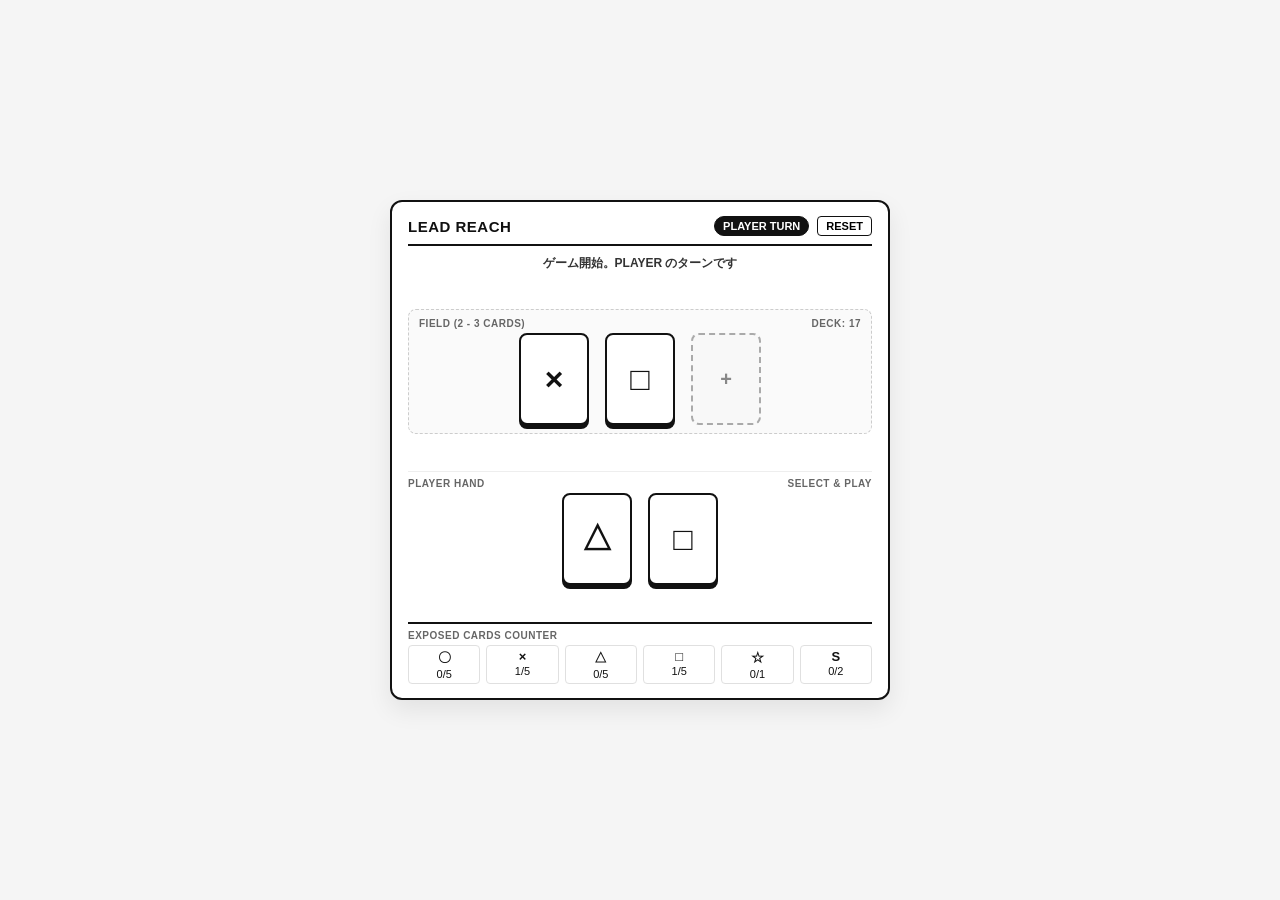
<file: docs/index.html>
<!DOCTYPE html>
<html lang="ja">
<head>
  <meta charset="UTF-8">
  <meta name="viewport" content="width=device-width, initial-scale=1.0">
  <title>LEAD REACH</title>
  <style>
    * {
      box-sizing: border-box;
      margin: 0;
      padding: 0;
      font-family: -apple-system, BlinkMacSystemFont, "Segoe UI", Roboto, "Helvetica Neue", Arial, sans-serif;
    }

    body {
      background-color: #f5f5f5;
      color: #111111;
      display: flex;
      justify-content: center;
      align-items: center;
      min-height: 100vh;
      padding: 10px;
    }

    /* 500x500px 盤面コンテナ */
    #game-container {
      width: 500px;
      height: 500px;
      background-color: #ffffff;
      border: 2px solid #111111;
      border-radius: 12px;
      padding: 14px 16px;
      display: flex;
      flex-direction: column;
      justify-content: space-between;
      box-shadow: 0 10px 25px rgba(0, 0, 0, 0.08);
      position: relative;
      overflow: hidden;
    }

    /* ヘッダー情報 */
    header {
      display: flex;
      justify-content: space-between;
      align-items: center;
      border-bottom: 2px solid #111111;
      padding-bottom: 8px;
    }

    .title-group {
      display: flex;
      align-items: center;
      gap: 8px;
    }

    h1 {
      font-size: 15px;
      font-weight: 800;
      letter-spacing: 0.5px;
    }

    .header-controls {
      display: flex;
      align-items: center;
      gap: 8px;
    }

    .turn-badge {
      font-size: 11px;
      font-weight: 700;
      padding: 3px 8px;
      border: 1px solid #111111;
      border-radius: 16px;
      background-color: #111111;
      color: #ffffff;
    }

    .btn-reset {
      background: none;
      border: 1px solid #111111;
      padding: 3px 8px;
      font-size: 11px;
      font-weight: 600;
      cursor: pointer;
      border-radius: 4px;
      transition: all 0.2s;
    }

    .btn-reset:hover {
      background-color: #111111;
      color: #ffffff;
    }

    .section-label {
      font-size: 10px;
      font-weight: 700;
      letter-spacing: 0.5px;
      color: #666666;
      margin-bottom: 4px;
      text-transform: uppercase;
      display: flex;
      justify-content: space-between;
    }

    .card-slot-group {
      display: flex;
      justify-content: center;
      gap: 16px;
    }

    .card {
      width: 70px;
      height: 92px;
      border: 2px solid #111111;
      border-radius: 8px;
      display: flex;
      justify-content: center;
      align-items: center;
      font-size: 32px;
      font-weight: bold;
      background-color: #ffffff;
      cursor: pointer;
      user-select: none;
      transition: transform 0.15s ease, box-shadow 0.15s ease, background-color 0.15s;
    }

    /* 空枠スロットのスタイル */
    .card.slot-empty {
      border: 2px dashed #aaaaaa;
      background-color: #f8f8f8;
      color: #888888;
      font-size: 20px;
    }

    .card.slot-empty:hover {
      border-color: #111111;
      color: #111111;
      background-color: #f0f0f0;
    }

    /* 場（Field） */
    .field-area {
      background-color: #fafafa;
      border: 1px dashed #ccc;
      border-radius: 8px;
      padding: 8px 10px;
      text-align: center;
    }

    .field-card {
      box-shadow: 0 4px 0 #111111;
    }

    .field-card:hover {
      transform: translateY(-2px);
    }

    /* 手札（Hand） */
    .hand-area {
      border-top: 1px solid #eeeeee;
      padding-top: 6px;
    }

    .hand-card {
      box-shadow: 0 4px 0 #111111;
    }

    .hand-card.selected {
      background-color: #111111;
      color: #ffffff;
      transform: translateY(-6px);
      box-shadow: 0 8px 0 #666666;
    }

    /* 出現カードカウンター */
    .tracker-area {
      border-top: 2px solid #111111;
      padding-top: 6px;
    }

    .tracker-grid {
      display: grid;
      grid-template-columns: repeat(6, 1fr);
      gap: 6px;
    }

    .tracker-item {
      border: 1px solid #e0e0e0;
      border-radius: 4px;
      padding: 3px 0;
      text-align: center;
      font-size: 11px;
    }

    .tracker-symbol {
      font-weight: bold;
      font-size: 13px;
      display: block;
      margin-bottom: 1px;
    }

    /* メッセージ通知 */
    .message-bar {
      font-size: 12px;
      font-weight: 600;
      text-align: center;
      height: 18px;
      line-height: 18px;
      color: #333333;
    }

    /* オーバーレイ（勝敗表示用） */
    .overlay {
      position: absolute;
      top: 0;
      left: 0;
      width: 100%;
      height: 100%;
      background-color: rgba(255, 255, 255, 0.94);
      display: flex;
      flex-direction: column;
      justify-content: center;
      align-items: center;
      gap: 16px;
      z-index: 10;
    }

    .overlay.hidden {
      display: none;
    }

    .overlay-title {
      font-size: 24px;
      font-weight: 900;
      letter-spacing: 2px;
    }

    .overlay-desc {
      font-size: 14px;
      color: #444;
    }

    .btn-main {
      background-color: #111111;
      color: #ffffff;
      border: none;
      padding: 10px 24px;
      font-size: 14px;
      font-weight: 700;
      border-radius: 6px;
      cursor: pointer;
      transition: background-color 0.2s;
    }

    .btn-main:hover {
      background-color: #333333;
    }

    /* リーチカットイン演出 */
    .reach-cutin {
      position: absolute;
      top: 0;
      left: 0;
      width: 100%;
      height: 100%;
      background-color: transparent;
      display: flex;
      flex-direction: column;
      justify-content: center;
      align-items: center;
      z-index: 30;
      pointer-events: none;
      overflow: hidden;
      transition: opacity 0.2s ease;
    }

    .reach-cutin.hidden {
      display: none;
      opacity: 0;
    }

    .reach-banner {
      position: relative;
      z-index: 2;
      background: #ffffff;
      color: #111111;
      width: 130%;
      padding: 10px 0;
      text-align: center;
      font-size: 26px;
      font-weight: 900;
      letter-spacing: 6px;
      transform: rotate(-7deg);
      box-shadow: 0 0 25px rgba(0, 0, 0, 0.9);
      border-top: 4px solid #111111;
      border-bottom: 4px solid #111111;
    }

    .card.reach-pulse {
      border-color: #111111 !important;
      animation: reachBlink 0.7s ease-in-out infinite alternate;
    }

    @keyframes reachBlink {
      0% {
        box-shadow: 0 4px 0 #111111;
        transform: translateY(0);
      }
      100% {
        box-shadow: 0 6px 14px rgba(0, 0, 0, 0.4), 0 4px 0 #111111;
        transform: translateY(-4px);
        background-color: #111111;
        color: #ffffff;
      }
    }

    .card.highlight-player, .card.highlight-cpu {
      position: relative;
      border: 2px solid transparent !important;
      background-origin: border-box;
      background-clip: padding-box, border-box;
    }

    .card.highlight-player {
      background-image: 
        linear-gradient(#ffffff, #ffffff), 
        conic-gradient(from var(--border-angle, 0deg), #111111 0deg 25deg, transparent 25deg 360deg);
      animation: rotateDot 0.8s linear 1;
    }

    .card.highlight-cpu {
      background-image: 
        linear-gradient(#ffffff, #ffffff), 
        conic-gradient(from var(--border-angle, 0deg), #e53e3e 0deg 25deg, transparent 25deg 360deg);
      animation: rotateDot 0.8s linear 1;
    }

    @property --border-angle {
      syntax: '<angle>';
      initial-value: 0deg;
      inherits: false;
    }
    
    @keyframes rotateDot {
      0% {
        --border-angle: 0deg;
      }
      100% {
        --border-angle: 360deg;
      }
    }
  </style>
</head>
<body>

  <div id="game-container">
    <header>
      <div class="title-group">
        <h1>LEAD REACH</h1>
      </div>
      <div class="header-controls">
        <div id="turn-badge" class="turn-badge">PLAYER TURN</div>
        <button id="btn-reset-game" class="btn-reset" onclick="initGame()">RESET</button>
      </div>
    </header>

    <!-- 対戦ビュー -->
    <div id="play-view" style="display: flex; flex-direction: column; height: 100%; justify-content: space-between; margin-top: 8px;">
      <div id="message-bar" class="message-bar">手札のカードを選んでください</div>

      <!-- 場 (3枠) -->
      <div class="field-area">
        <div class="section-label">
          <span>FIELD (2 - 3 CARDS)</span>
          <span>DECK: <span id="deck-count">0</span></span>
        </div>
        <div class="card-slot-group" id="field-slots"></div>
      </div>

      <!-- 手札 -->
      <div class="hand-area">
        <div class="section-label">
          <span id="hand-label">PLAYER HAND</span>
          <span>SELECT & PLAY</span>
        </div>
        <div class="card-slot-group" id="hand-slots"></div>
      </div>

      <!-- 出現カードカウンター (公開情報) -->
      <div class="tracker-area">
        <div class="section-label">EXPOSED CARDS COUNTER</div>
        <div class="tracker-grid" id="tracker-grid"></div>
      </div>
    </div>

    <!-- ゲーム終了時のオーバーレイ -->
    <div id="overlay" class="overlay hidden">
      <div id="overlay-title" class="overlay-title">PLAYER 1 WIN</div>
      <div id="overlay-desc" class="overlay-desc">三枚の図柄が揃いました！</div>
      <button class="btn-main" onclick="initGame()">NEXT GAME</button>
    </div>

    <!-- リーチカットイン演出 -->
    <div id="reach-cutin" class="reach-cutin hidden">
      <div class="reach-banner">⚡ REACH! ⚡</div>
    </div>
  </div>

  <script>
    const SYMBOLS = ['〇', '×', '△', '□'];
    const TOTAL_COUNTS = { '〇': 5, '×': 5, '△': 5, '□': 5, '☆': 1, 'S': 2 };

    let deck = [];
    let graveyard = [];
    let field = [null, null, null];
    let hands = { 1: [], 2: [] };
    let currentPlayer = 1;
    let selectedHandIndex = null;
    let gameOver = false;
    
    const cpuPlayer = 2;
    let isActionInProgress = false;

    function initGame() {
      gameOver = false;
      isActionInProgress = false;
      graveyard = [];
      selectedHandIndex = null;
      document.getElementById('overlay').classList.add('hidden');
      
      const cutin = document.getElementById('reach-cutin');
      if (cutin) cutin.classList.add('hidden');

      currentPlayer = Math.random() < 0.5 ? 1 : 2;

      deck = [];
      SYMBOLS.forEach(s => { for (let i = 0; i < 5; i++) deck.push(s); });
      deck.push('☆');
      deck.push('S', 'S');
      shuffle(deck);

      field = [null, null, null];
      let initialPool = [...SYMBOLS];
      shuffle(initialPool);
      
      for (let i = 0; i < 2; i++) {
        const symbol = initialPool[i];
        field[i] = symbol;
        const idx = deck.indexOf(symbol);
        if (idx !== -1) deck.splice(idx, 1);
      }

      hands[1] = [drawCard(), drawCard()].filter(Boolean);
      hands[2] = [drawCard(), drawCard()].filter(Boolean);

      const startName = currentPlayer === 1 ? "PLAYER" : "CPU";

      setMessage(`ゲーム開始。${startName} のターンです`);
      render();

      checkCpuTurn();
    }

    function shuffle(arr) {
      for (let i = arr.length - 1; i > 0; i--) {
        const j = Math.floor(Math.random() * (i + 1));
        [arr[i], arr[j]] = [arr[j], arr[i]];
      }
    }

    function drawCard() {
      return deck.length > 0 ? deck.pop() : null;
    }

    function selectHandCard(index) {
      if (gameOver || isActionInProgress || currentPlayer === cpuPlayer) return;

      selectedHandIndex = (selectedHandIndex === index) ? null : index;
      if (selectedHandIndex !== null) {
        const card = hands[currentPlayer][selectedHandIndex];
        if (card === 'S') {
          setMessage("場の任意の枠をクリックして スキップ(S) を使用してください");
        } else {
          setMessage("カードを配置・更新する場の枠をクリックしてください");
        }
      } else {
        setMessage("手札のカードを選んでください");
      }
      render();
    }

    function playToField(slotIndex) {
      if (gameOver || isActionInProgress || selectedHandIndex === null || currentPlayer === cpuPlayer) return;

      const playedCard = hands[currentPlayer][selectedHandIndex];

      if (playedCard === 'S') {
        executeSkipMove(selectedHandIndex, true);
        return;
      }

      executeMove(selectedHandIndex, slotIndex);
    }

    function executeSkipMove(handIndex, isPlayer) {
      isActionInProgress = true;
      hands[currentPlayer].splice(handIndex, 1);
      graveyard.push('S');
      selectedHandIndex = null;
      
      const pName = isPlayer ? `PLAYER` : "CPU";
      setMessage(`${pName} は スキップ(S) を出しました`);

      animateSkip(isPlayer, () => {
        isActionInProgress = false;
        endTurn();
      });
    }

    function animateSkip(isPlayer, callback) {
      const slots = document.querySelectorAll('#field-slots .card');
      const targetSlot = slots[1];

      if (!targetSlot) {
        callback();
        return;
      }

      const originalText = targetSlot.textContent;
      const originalClass = targetSlot.className;
      const highlightClass = isPlayer ? 'highlight-player' : 'highlight-cpu';

      targetSlot.textContent = 'S';
      targetSlot.className = `card field-card ${highlightClass}`;

      setTimeout(() => {
        targetSlot.textContent = originalText;
        targetSlot.className = originalClass;
        callback();
      }, 800);
    }

    function executeMove(handIndex, slotIndex) {
      const playedCard = hands[currentPlayer][handIndex];
      const targetCard = field[slotIndex];

      if (targetCard !== null && playedCard !== '☆' && playedCard === targetCard) {
        setMessage("【ルール違反】同じ図柄の上には置けません");
        return false;
      }

      isActionInProgress = true;

      hands[currentPlayer].splice(handIndex, 1);
      if (targetCard !== null) {
        graveyard.push(targetCard);
      }
      field[slotIndex] = playedCard;
      selectedHandIndex = null;

      render();

      const isPlayer = (currentPlayer !== cpuPlayer);
      highlightSlot(slotIndex, isPlayer, () => {
        isActionInProgress = false;

        if (checkWin(field)) {
          render();
          const winnerName = isPlayer ? `PLAYER` : "CPU";
          showEndGame(`${winnerName} WIN`, `三枚の図柄が揃いました！ ${winnerName} の勝利`);
          gameOver = true;
          return;
        }

        if (isReachState(field)) {
          triggerReachCutin();
        }

        endTurn();
      });

      return true;
    }

    function highlightSlot(slotIndex, isPlayer, callback) {
      const slots = document.querySelectorAll('#field-slots .card');
      const targetSlot = slots[slotIndex];

      if (!targetSlot) {
        callback();
        return;
      }

      const highlightClass = isPlayer ? 'highlight-player' : 'highlight-cpu';
      targetSlot.classList.add(highlightClass);

      setTimeout(() => {
        targetSlot.classList.remove(highlightClass);
        callback();
      }, 800);
    }

    function triggerReachCutin() {
      const cutin = document.getElementById('reach-cutin');
      if (!cutin) return;

      cutin.classList.remove('hidden');

      setTimeout(() => {
        cutin.classList.add('hidden');
      }, 900);
    }

    function checkWin(targetField) {
      if (targetField.some(s => s === null)) return false;

      const nonWilds = targetField.filter(s => s !== '☆');
      if (nonWilds.length === 0) return true;
      const first = nonWilds[0];
      return nonWilds.every(s => s === first);
    }

    function isReachState(targetField) {
      const filledCards = targetField.filter(s => s !== null);
      if (filledCards.length < 2) return false;

      if (filledCards.length === 3) {
        const nonWilds = targetField.filter(s => s !== '☆');
        if (nonWilds.length <= 1) return true;
        return nonWilds[0] === nonWilds[1] || nonWilds[1] === nonWilds[2] || nonWilds[0] === nonWilds[2];
      }

      if (filledCards.length === 2) {
        const nonWilds = filledCards.filter(s => s !== '☆');
        if (nonWilds.length <= 1) return true;
        return nonWilds[0] === nonWilds[1];
      }

      return false;
    }

    function endTurn() {
      if (deck.length > 0) {
        const drawn = drawCard();
        if (drawn) hands[currentPlayer].push(drawn);
      }

      if (deck.length === 0 && hands[1].length === 0 && hands[2].length === 0) {
        render();
        showEndGame("DRAW GAME", "山札と手札が無くなりました。引き分けです");
        gameOver = true;
        return;
      }

      currentPlayer = currentPlayer === 1 ? 2 : 1;
      const pName = (currentPlayer === cpuPlayer) ? "CPU" : `PLAYER`;
      setMessage(`${pName} のターンです`);
      render();

      checkCpuTurn();
    }

    function checkCpuTurn() {
      if (!gameOver && currentPlayer === cpuPlayer) {
        isActionInProgress = true;
        setMessage("CPUが思考中...");
        render();
        setTimeout(playCpuTurn, 600);
      }
    }

    /* CPU思考アルゴリズム (カードカウンティング・リーチ回避) */
    function getBestMove(pHand, pField, pGraveyard) {
      let candidateMoves = [];

      for (let hIdx = 0; hIdx < pHand.length; hIdx++) {
        const card = pHand[hIdx];

        if (card === 'S') {
          candidateMoves.push({ type: 'SKIP', handIndex: hIdx, score: 0 });
          continue;
        }

        for (let slot = 0; slot < 3; slot++) {
          const targetCard = pField[slot];
          
          if (targetCard !== null && card !== '☆' && card === targetCard) continue;

          const simField = [...pField];
          simField[slot] = card;

          let score = 0;

          if (checkWin(simField)) {
            score = 10000;
          } else {
            const exposed = [...simField.filter(Boolean), ...pGraveyard, ...pHand];
            const wasEmpty = pField[slot] === null;

            if (isReachState(simField)) {
              let remainingWinningCards = 0;
              const nonWilds = simField.filter(s => s !== null && s !== '☆');
              const neededSymbol = nonWilds.length > 0 ? nonWilds[0] : null;

              if (neededSymbol) {
                const exposedCount = exposed.filter(c => c === neededSymbol).length;
                remainingWinningCards += Math.max(0, TOTAL_COUNTS[neededSymbol] - exposedCount);
              }
              const starExposed = exposed.filter(c => c === '☆').length;
              remainingWinningCards += Math.max(0, TOTAL_COUNTS['☆'] - starExposed);

              score -= (250 + remainingWinningCards * 80);
            }

            if (card === '☆') {
              score -= 800;
            }

            if (!isReachState(simField) && card !== '☆') {
              score += 100;
              if (wasEmpty) score += 50;
            }
          }

          candidateMoves.push({ type: 'PLAY', handIndex: hIdx, slotIndex: slot, score: score });
        }
      }

      const skipMove = candidateMoves.find(m => m.type === 'SKIP');
      if (skipMove) {
        const playMoves = candidateMoves.filter(m => m.type === 'PLAY');
        const hasSafePlay = playMoves.some(m => m.score >= 0);
        if (!hasSafePlay) {
          skipMove.score = 150;
        } else {
          skipMove.score = -100;
        }
      }

      if (candidateMoves.length === 0) return null;

      candidateMoves.sort((a, b) => b.score - a.score);
      const topScore = candidateMoves[0].score;
      const topMoves = candidateMoves.filter(m => m.score === topScore);
      return topMoves[Math.floor(Math.random() * topMoves.length)];
    }

    function playCpuTurn() {
      if (gameOver) {
        isActionInProgress = false;
        return;
      }

      const bestMove = getBestMove(hands[cpuPlayer], field, graveyard);

      if (bestMove) {
        if (bestMove.type === 'SKIP') {
          executeSkipMove(bestMove.handIndex, false);
        } else if (bestMove.type === 'PLAY') {
          executeMove(bestMove.handIndex, bestMove.slotIndex);
        }
      } else {
        isActionInProgress = false;
        endTurn();
      }
    }

    function setMessage(msg) {
      document.getElementById('message-bar').textContent = msg;
    }

    function showEndGame(title, desc) {
      document.getElementById('overlay-title').textContent = title;
      document.getElementById('overlay-desc').textContent = desc;
      document.getElementById('overlay').classList.remove('hidden');
    }

    function render() {
      const badge = document.getElementById('turn-badge');
      const pName = (currentPlayer === cpuPlayer) ? "CPU" : `PLAYER`;
      badge.textContent = `${pName} TURN`;

      document.getElementById('deck-count').textContent = deck.length;

      const handLabel = (currentPlayer === cpuPlayer) ? "CPU HAND" : `PLAYER HAND`;
      document.getElementById('hand-label').textContent = handLabel;

      const fieldSlots = document.getElementById('field-slots');
      fieldSlots.innerHTML = '';
      const isReach = isReachState(field);

      field.forEach((symbol, idx) => {
        const card = document.createElement('div');
        if (symbol === null) {
          card.className = `card slot-empty ${isReach ? 'reach-pulse' : ''}`;
          card.textContent = '+';
        } else {
          card.className = `card field-card ${isReach ? 'reach-pulse' : ''}`;
          card.textContent = symbol;
        }
        card.onclick = () => playToField(idx);
        fieldSlots.appendChild(card);
      });

      const handSlots = document.getElementById('hand-slots');
      handSlots.innerHTML = '';
      hands[currentPlayer].forEach((symbol, idx) => {
        const card = document.createElement('div');
        const isSelected = selectedHandIndex === idx;
        card.className = `card hand-card ${isSelected ? 'selected' : ''}`;
        
        if (currentPlayer === cpuPlayer) {
          card.textContent = '・';
          card.style.opacity = '0.7';
        } else {
          card.textContent = symbol;
        }

        card.onclick = () => selectHandCard(idx);
        handSlots.appendChild(card);
      });

      const exposedCards = [...field.filter(Boolean), ...graveyard];
      const trackerGrid = document.getElementById('tracker-grid');
      trackerGrid.innerHTML = '';

      const allSymbols = [...SYMBOLS, '☆', 'S'];
      allSymbols.forEach(type => {
        const count = exposedCards.filter(c => c === type).length;
        const total = TOTAL_COUNTS[type];
        const item = document.createElement('div');
        item.className = 'tracker-item';
        item.innerHTML = `<span class="tracker-symbol">${type}</span>${count}/${total}`;
        trackerGrid.appendChild(item);
      });
    }

    initGame();
  </script>
</body>
</html>
</file>
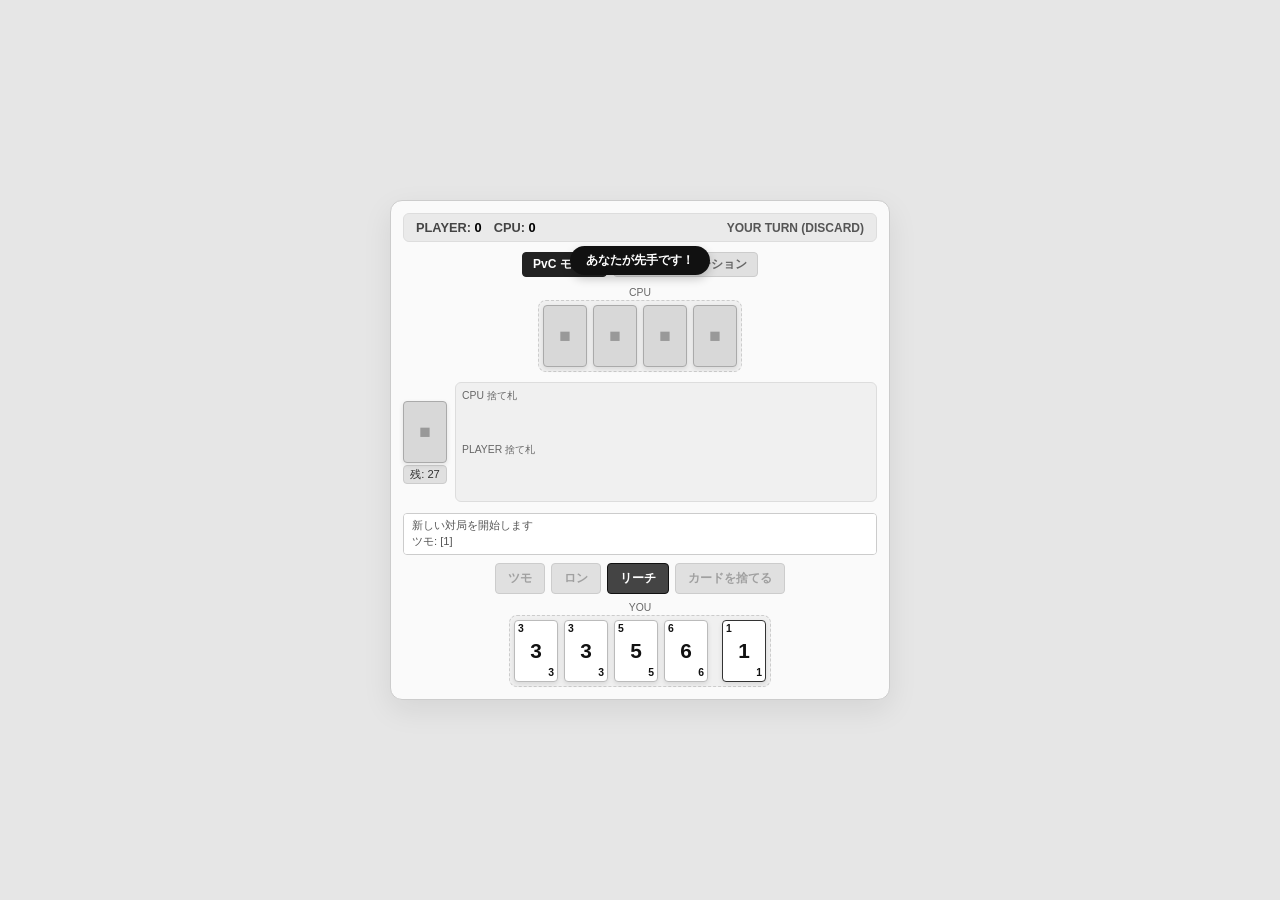
<file: docs/card_game_player_vs_cpu_reach_html.html>
<!DOCTYPE html>
<html lang="ja">
<head>
    <meta charset="UTF-8">
    <meta name="viewport" content="width=device-width, initial-scale=1.0">
    <title>数字合わせ対戦カードゲーム (Monochrome Minimal Edition)</title>
    <style>
        /* Modern Minimalist CSS Reset & Root Theme */
        * {
            box-sizing: border-box;
            margin: 0;
            padding: 0;
            user-select: none;
        }

        body {
            font-family: -apple-system, BlinkMacSystemFont, "Segoe UI", Roboto, Helvetica, Arial, sans-serif;
            background: #e6e6e6;
            color: #222;
            min-height: 100vh;
            display: flex;
            align-items: center;
            justify-content: center;
            padding: 8px;
        }

        /* Fixed 500x500 Layout Container */
        .game-board {
            width: 500px;
            height: 500px;
            display: flex;
            flex-direction: column;
            justify-content: space-between;
            background: #fafafa;
            border-radius: 12px;
            border: 1px solid #ccc;
            box-shadow: 0 10px 30px rgba(0, 0, 0, 0.08);
            padding: 12px;
            position: relative;
            overflow: hidden;
        }

        /* Header Info */
        .header-bar {
            display: flex;
            justify-content: space-between;
            align-items: center;
            background: #eaeaea;
            padding: 6px 12px;
            border-radius: 6px;
            border: 1px solid #ddd;
        }

        .score-board {
            display: flex;
            gap: 12px;
            font-weight: 600;
            font-size: 0.8rem;
            color: #444;
        }

        .score-item span {
            color: #000;
            font-weight: bold;
        }

        /* Mode Selector Tabs */
        .mode-tabs {
            display: flex;
            justify-content: center;
            gap: 6px;
            margin: 4px 0;
        }

        .tab-btn {
            background: #e0e0e0;
            border: 1px solid #ccc;
            color: #666;
            padding: 3px 10px;
            border-radius: 4px;
            cursor: pointer;
            font-size: 0.75rem;
            font-weight: bold;
            transition: all 0.2s;
        }

        .tab-btn.active {
            background: #222;
            color: #fff;
            border-color: #222;
        }

        /* Areas */
        .area {
            display: flex;
            flex-direction: column;
            align-items: center;
            position: relative;
        }

        .hand-container {
            display: flex;
            gap: 6px;
            min-height: 70px;
            align-items: center;
            padding: 4px;
            background: #f0f0f0;
            border-radius: 8px;
            border: 1px dashed #ccc;
        }

        /* Off-white Card Design */
        .card {
            width: 44px;
            height: 62px;
            background: #ffffff;
            color: #111111;
            border-radius: 4px;
            box-shadow: 0 2px 5px rgba(0,0,0,0.1);
            display: flex;
            flex-direction: column;
            justify-content: space-between;
            padding: 3px;
            font-weight: bold;
            cursor: pointer;
            transition: transform 0.15s ease, border-color 0.15s ease, box-shadow 0.15s ease;
            position: relative;
            border: 1px solid #bbb;
        }

        .card:hover {
            transform: translateY(-4px);
            box-shadow: 0 4px 8px rgba(0,0,0,0.15);
        }

        .card.selected {
            border: 2px solid #000;
            box-shadow: 0 0 0 2px #777;
            transform: translateY(-6px);
        }

        .card.drawn {
            margin-left: 8px;
            border-color: #333;
            animation: drawPop 0.2s ease;
        }

        @keyframes drawPop {
            0% { transform: scale(0.8); opacity: 0; }
            100% { transform: scale(1); opacity: 1; }
        }

        .card-corner {
            font-size: 0.65rem;
            line-height: 1;
        }

        .card-center {
            font-size: 1.3rem;
            text-align: center;
            line-height: 1;
        }

        .card-back {
            background: #d8d8d8;
            border: 1px solid #aaa;
        }

        .card-back::after {
            content: '■';
            color: #999;
            font-size: 1.2rem;
            display: flex;
            justify-content: center;
            align-items: center;
            height: 100%;
        }

        /* Center Table Area (Deck & Discards) */
        .table-center {
            display: flex;
            justify-content: space-between;
            align-items: center;
            width: 100%;
            margin: 4px 0;
            gap: 8px;
        }

        .deck-area {
            display: flex;
            flex-direction: column;
            align-items: center;
            gap: 2px;
        }

        .deck-stack {
            position: relative;
            width: 44px;
            height: 62px;
        }

        .deck-stack .card {
            position: absolute;
            top: 0;
            left: 0;
        }

        .deck-count {
            font-size: 0.7rem;
            background: #e0e0e0;
            color: #333;
            padding: 1px 6px;
            border-radius: 4px;
            border: 1px solid #ccc;
        }

        /* Discard Pools */
        .discard-board {
            flex: 1;
            display: flex;
            flex-direction: column;
            gap: 4px;
            background: #f0f0f0;
            padding: 6px;
            border-radius: 6px;
            border: 1px solid #ddd;
            height: 120px;
            overflow-y: auto;
        }

        .discard-zone {
            display: flex;
            flex-wrap: wrap;
            gap: 4px;
            align-items: center;
            min-height: 35px;
        }

        .discard-zone-title {
            font-size: 0.65rem;
            color: #666;
            margin-bottom: 1px;
        }

        .discard-zone .card {
            width: 26px;
            height: 36px;
            padding: 1px;
            border-radius: 2px;
            cursor: default;
            box-shadow: none;
        }

        .discard-zone .card:hover {
            transform: none;
        }

        .discard-zone .card .card-corner { font-size: 0.5rem; }
        .discard-zone .card .card-center { font-size: 0.85rem; }

        /* 通常の直前捨て札スタイル */
        .discard-zone .card.last-discard {
            border: 2px solid #000;
            box-shadow: 0 0 4px rgba(0,0,0,0.3);
        }

        /* リーチ宣言時の捨て札（リーチ牌）のハイライト表示 */
        .discard-zone .card.reach-discard {
            border: 2px solid #d32f2f !important;
            background-color: #fff0f0;
            box-shadow: 0 0 6px rgba(211, 47, 47, 0.5);
            position: relative;
        }
        .discard-zone .card.reach-discard::after {
            content: 'R';
            position: absolute;
            bottom: 0px;
            right: 1px;
            font-size: 0.5rem;
            font-weight: bold;
            color: #d32f2f;
        }

        /* Analysis Panel inside 500x500 */
        .analysis-panel {
            display: none;
            flex-direction: column;
            gap: 6px;
            background: #f5f5f5;
            border-radius: 8px;
            padding: 8px;
            border: 1px solid #ddd;
            height: 310px;
            overflow-y: auto;
        }

        .analysis-panel.active {
            display: flex;
        }

        .sim-controls {
            display: flex;
            gap: 6px;
            align-items: center;
            justify-content: center;
            background: #eaeaea;
            padding: 4px;
            border-radius: 4px;
        }

        .sim-metrics-grid {
            display: grid;
            grid-template-columns: 1fr 1fr;
            gap: 6px;
        }

        .metric-card {
            background: #ffffff;
            border-radius: 4px;
            padding: 6px;
            border: 1px solid #ddd;
        }

        .metric-title {
            font-size: 0.68rem;
            color: #555;
            margin-bottom: 2px;
        }

        .metric-val {
            font-size: 0.95rem;
            font-weight: bold;
            color: #111;
        }

        .progress-bar-bg {
            background: #e0e0e0;
            height: 6px;
            border-radius: 3px;
            overflow: hidden;
            margin-top: 4px;
            display: flex;
        }

        .progress-bar-fill {
            height: 100%;
            transition: width 0.3s ease;
        }

        /* Action & Log Controls */
        .controls {
            display: flex;
            gap: 6px;
            justify-content: center;
            align-items: center;
            margin: 2px 0;
        }

        .btn {
            background: #222;
            color: #fff;
            border: 1px solid #222;
            padding: 6px 12px;
            font-size: 0.75rem;
            font-weight: bold;
            border-radius: 4px;
            cursor: pointer;
            transition: all 0.15s ease;
        }

        .btn:hover:not(:disabled) {
            background: #000;
            box-shadow: 0 2px 6px rgba(0, 0, 0, 0.2);
        }

        .btn:disabled {
            background: #e0e0e0;
            color: #a0a0a0;
            border-color: #ccc;
            cursor: not-allowed;
            box-shadow: none;
        }

        .btn-ron {
            background: #fff;
            color: #000;
            border: 1px solid #000;
        }
        .btn-ron:hover:not(:disabled) {
            background: #f0f0f0;
        }

        .btn-reach {
            background: #444;
            color: #fff;
            border: 1px solid #111;
        }
        .btn-reach:hover:not(:disabled) {
            background: #111;
        }
        .btn-reach.active {
            background: #d32f2f;
            border-color: #b71c1c;
            box-shadow: 0 0 0 2px #ff8a80;
        }

        /* Game Log Area */
        .log-box {
            background: #ffffff;
            border-radius: 4px;
            padding: 4px 8px;
            height: 42px;
            overflow-y: auto;
            font-size: 0.7rem;
            width: 100%;
            border: 1px solid #ccc;
            color: #555;
        }

        .log-entry {
            margin-bottom: 1px;
        }
        .log-entry.highlight {
            color: #d32f2f;
            font-weight: bold;
        }

        /* Modal Overlay for Result / Win */
        .modal-overlay {
            position: absolute;
            top: 0; left: 0; right: 0; bottom: 0;
            background: rgba(255, 255, 255, 0.85);
            display: flex;
            justify-content: center;
            align-items: center;
            z-index: 100;
            border-radius: 12px;
            opacity: 0;
            pointer-events: none;
            transition: opacity 0.2s ease;
        }

        .modal-overlay.active {
            opacity: 1;
            pointer-events: auto;
        }

        .modal-content {
            background: #ffffff;
            padding: 16px;
            border-radius: 8px;
            text-align: center;
            border: 1px solid #111;
            box-shadow: 0 4px 20px rgba(0, 0, 0, 0.15);
            max-width: 380px;
            width: 90%;
        }

        .modal-title {
            font-size: 1.3rem;
            color: #111;
            margin-bottom: 6px;
        }

        .modal-yaku {
            font-size: 0.95rem;
            color: #444;
            margin-bottom: 12px;
            font-weight: 500;
        }

        .modal-cards {
            display: flex;
            justify-content: center;
            gap: 4px;
            margin-bottom: 14px;
        }

        /* Turn Toast Banner */
        .toast-banner {
            position: absolute;
            top: 45px;
            left: 50%;
            transform: translateX(-50%);
            background: #111;
            color: #fff;
            padding: 6px 16px;
            border-radius: 20px;
            font-size: 0.75rem;
            font-weight: bold;
            box-shadow: 0 4px 10px rgba(0,0,0,0.2);
            z-index: 50;
            opacity: 0;
            transition: opacity 0.3s ease;
            pointer-events: none;
        }
        .toast-banner.show {
            opacity: 1;
        }

        .reach-badge {
            background: #d32f2f;
            color: #fff;
            font-size: 0.6rem;
            font-weight: bold;
            padding: 1px 5px;
            border-radius: 3px;
            margin-left: 4px;
            display: inline-block;
            box-shadow: 0 1px 3px rgba(0,0,0,0.2);
        }

        /* --- REACH Simple Strip Cut-in Overlay --- */
        .reach-cutin-overlay {
            position: absolute;
            top: 50%;
            left: 0;
            width: 100%;
            height: 60px;
            transform: translateY(-50%) scaleY(0);
            background: rgba(17, 17, 17, 0.92);
            border-top: 2px solid #d32f2f;
            border-bottom: 2px solid #d32f2f;
            display: flex;
            align-items: center;
            justify-content: center;
            z-index: 80;
            pointer-events: none;
            opacity: 0;
            transition: transform 0.2s cubic-bezier(0.175, 0.885, 0.32, 1.275), opacity 0.2s ease;
            box-shadow: 0 4px 15px rgba(0,0,0,0.3);
        }

        .reach-cutin-overlay.active {
            transform: translateY(-50%) scaleY(1);
            opacity: 1;
        }

        .reach-cutin-text {
            font-size: 1.6rem;
            font-weight: 900;
            color: #ffffff;
            letter-spacing: 4px;
            text-transform: uppercase;
            display: flex;
            align-items: center;
            gap: 12px;
        }

        .reach-cutin-subtext {
            font-size: 0.85rem;
            background: #d32f2f;
            color: #fff;
            padding: 2px 8px;
            border-radius: 4px;
            letter-spacing: 1px;
        }
    </style>
</head>
<body>

<div class="game-board">
    <!-- Turn Toast -->
    <div class="toast-banner" id="toast-banner">あなたが先手です！</div>

    <!-- REACH Strip Cut-in -->
    <div class="reach-cutin-overlay" id="reach-cutin">
        <div class="reach-cutin-text">
            <span id="reach-cutin-who">PLAYER</span>
            <span class="reach-cutin-subtext">REACH!</span>
        </div>
    </div>

    <!-- Header: Match Status -->
    <div class="header-bar">
        <div class="score-board">
            <div class="score-item" id="score-p1-label">PLAYER: <span id="player-wins">0</span></div>
            <div class="score-item" id="score-p2-label">CPU: <span id="score-cpu-wins">0</span></div>
        </div>
        <div id="turn-indicator" style="font-size: 0.75rem; color: #555; font-weight: bold;">
            READY
        </div>
    </div>

    <!-- Mode Selector Tabs -->
    <div class="mode-tabs">
        <button class="tab-btn active" id="tab-play-mode">PvC モード</button>
        <button class="tab-btn" id="tab-sim-mode">CvC シミュレーション</button>
    </div>

    <!-- Opponent Hand Area -->
    <div class="area" id="area-cpu">
        <div style="font-size: 0.65rem; margin-bottom: 2px; color: #666; display: flex; align-items: center;">
            CPU <span id="cpu-reach-badge" class="reach-badge" style="display:none;">REACH</span>
        </div>
        <div class="hand-container" id="cpu-hand"></div>
    </div>

    <!-- Center Field Area (Deck & Discards) -->
    <div class="table-center" id="area-center">
        <!-- Deck Area -->
        <div class="deck-area">
            <div class="deck-stack" id="deck-stack">
                <div class="card card-back"></div>
            </div>
            <div class="deck-count">残: <span id="deck-count">28</span></div>
        </div>

        <!-- Discard Areas -->
        <div class="discard-board">
            <div>
                <div class="discard-zone-title" id="discard-title-cpu">CPU 捨て札</div>
                <div class="discard-zone" id="cpu-discards"></div>
            </div>
            <div>
                <div class="discard-zone-title" id="discard-title-player">PLAYER 捨て札</div>
                <div class="discard-zone" id="player-discards"></div>
            </div>
        </div>
    </div>

    <!-- CPU vs CPU Simulation Analysis View -->
    <div class="analysis-panel" id="analysis-panel">
        <div class="sim-controls">
            <label style="font-size: 0.75rem; color: #333;">対戦数: </label>
            <select id="sim-count-select" style="background: #fff; color: #111; padding: 2px 6px; border-radius: 4px; border: 1px solid #ccc; font-size: 0.75rem;">
                <option value="100">100 試合</option>
                <option value="1000" selected>1,000 試合</option>
                <option value="5000">5,000 試合</option>
            </select>
            <button class="btn" id="btn-start-sim" style="padding: 3px 8px; font-size: 0.75rem;">開始</button>
            <button class="btn" id="btn-reset-sim" style="padding: 3px 8px; font-size: 0.75rem; background: #e0e0e0; color: #333; border-color: #ccc;">リセット</button>
        </div>

        <div class="sim-metrics-grid">
            <!-- 1. 勝率 -->
            <div class="metric-card">
                <div class="metric-title">1. 先手 vs 後手 勝率</div>
                <div class="metric-val" id="metric-first-second" style="font-size: 0.8rem;">先 0% / 後 0%</div>
                <div class="progress-bar-bg">
                    <div class="progress-bar-fill" id="bar-first" style="width: 50%; background: #222;"></div>
                    <div class="progress-bar-fill" id="bar-second" style="width: 50%; background: #999;"></div>
                </div>
            </div>

            <!-- 2. 流局率 -->
            <div class="metric-card">
                <div class="metric-title">2. 流局（引き分け）率</div>
                <div class="metric-val" id="metric-draw-rate">0%</div>
                <div style="font-size: 0.65rem; color: #666; margin-top: 2px;" id="metric-draw-detail">山札切れ: 0/0</div>
            </div>

            <!-- 3. あがり種別 -->
            <div class="metric-card">
                <div class="metric-title">3. ツモ vs ロン</div>
                <div class="metric-val" id="metric-tsumo-ron" style="font-size: 0.8rem;">ツ 0% / ロ 0%</div>
                <div class="progress-bar-bg">
                    <div class="progress-bar-fill" id="bar-tsumo" style="width: 50%; background: #222;"></div>
                    <div class="progress-bar-fill" id="bar-ron" style="width: 50%; background: #999;"></div>
                </div>
            </div>

            <!-- 4. 成立役の内訳 -->
            <div class="metric-card">
                <div class="metric-title">4. 成立役の内訳</div>
                <div id="metric-yaku-breakdown" style="font-size: 0.65rem; color: #333; display: flex; flex-direction: column; gap: 2px;">
                    <div>・Run & Pair: 0%</div>
                    <div>・ストレート: 0%</div>
                    <div>・フルハウス: 0%</div>
                    <div>・フォーカード: 0%</div>
                </div>
            </div>

            <!-- 5. 1巡目あがり率 -->
            <div class="metric-card" style="grid-column: span 2;">
                <div class="metric-title">5. 1巡目決着率 (初手あがり率)</div>
                <div class="metric-val" id="metric-first-turn-rate" style="font-size: 0.95rem;">0%</div>
                <div style="font-size: 0.65rem; color: #666; margin-top: 2px;" id="metric-first-turn-detail">初手あがり: 0/0</div>
            </div>
        </div>
    </div>

    <!-- Game Log Window -->
    <div class="log-box" id="game-log">
        <div class="log-entry">ゲーム開始</div>
    </div>

    <!-- Action Controls -->
    <div class="controls" id="area-controls">
        <button class="btn btn-tsumo" id="btn-tsumo" disabled>ツモ</button>
        <button class="btn btn-ron" id="btn-ron" disabled>ロン</button>
        <button class="btn btn-reach" id="btn-reach" disabled>リーチ</button>
        <button class="btn" id="btn-discard" disabled>カードを捨てる</button>
    </div>

    <!-- Player Hand Area -->
    <div class="area" id="area-player">
        <div style="font-size: 0.65rem; margin-bottom: 2px; color: #666; display: flex; align- items: center;">
            YOU <span id="player-reach-badge" class="reach-badge" style="display:none;">REACH</span>
        </div>
        <div class="hand-container" id="player-hand"></div>
    </div>
</div>

<!-- Game Result Modal -->
<div class="modal-overlay" id="result-modal">
    <div class="modal-content">
        <div class="modal-title" id="modal-winner-text">WIN</div>
        <div class="modal-yaku" id="modal-yaku-text">役：フルハウス</div>
        <div class="modal-cards" id="modal-winning-cards"></div>
        <button class="btn" id="btn-next-round">NEXT ROUND</button>
    </div>
</div>

<script>
    /**
     * Card Game Engine Logic & UI Interaction
     */

    // --- Game State Constants & Variables ---
    const NUM_COPIES = 4;
    const MAX_NUM = 9;

    let gameMode = 'pvc'; // 'pvc' | 'cvc'

    let deck = [];
    let playerHand = [];
    let cpuHand = [];
    
    // Discards objects: { val: number, isReachTile: boolean }
    let playerDiscards = [];
    let cpuDiscards = [];
    
    let isPlayerReach = false;
    let isCpuReach = false;
    let playerReachIndex = -1; // リーチ宣言牌のインデックス
    let cpuReachIndex = -1;
    let isReachPending = false; // Player pressed Reach button for current discard

    let currentTurn = 'player'; // 'player' | 'cpu'
    let phase = 'draw'; // 'draw' | 'discard' | 'ended'
    let lastDiscardedCard = null;
    let lastDiscarder = null;

    let totalDiscardsCount = 0; // Track 1st turn wins

    let playerWins = 0;
    let cpuWins = 0;
    let selectedCardIndex = null;

    // --- Simulation Statistics Data ---
    let simStats = {
        totalGames: 0,
        firstWins: 0,
        secondWins: 0,
        draws: 0,
        tsumoWins: 0,
        ronWins: 0,
        firstTurnWins: 0,
        yakuCounts: {
            'Run & Pair': 0,
            'ストレート': 0,
            'フルハウス': 0,
            'フォーカード': 0
        }
    };

    // --- Structured DOM Namespace Object ---
    let DOM = {};

    function initDOMReferences() {
        DOM = {
            toast: document.getElementById('toast-banner'),
            cutin: document.getElementById('reach-cutin'),
            cutinWho: document.getElementById('reach-cutin-who'),
            turnIndicator: document.getElementById('turn-indicator'),
            deckCount: document.getElementById('deck-count'),
            logBox: document.getElementById('game-log'),

            hand: {
                player: document.getElementById('player-hand'),
                cpu: document.getElementById('cpu-hand')
            },
            discards: {
                player: document.getElementById('player-discards'),
                cpu: document.getElementById('cpu-discards'),
                titlePlayer: document.getElementById('discard-title-player'),
                titleCpu: document.getElementById('discard-title-cpu')
            },
            score: {
                playerWins: document.getElementById('player-wins'),
                cpuWins: document.getElementById('score-cpu-wins'),
                labelP1: document.getElementById('score-p1-label'),
                labelP2: document.getElementById('score-p2-label')
            },
            reachBadge: {
                player: document.getElementById('player-reach-badge'),
                cpu: document.getElementById('cpu-reach-badge')
            },
            btn: {
                tsumo: document.getElementById('btn-tsumo'),
                ron: document.getElementById('btn-ron'),
                reach: document.getElementById('btn-reach'),
                discard: document.getElementById('btn-discard'),
                nextRound: document.getElementById('btn-next-round')
            },
            tabs: {
                playMode: document.getElementById('tab-play-mode'),
                simMode: document.getElementById('tab-sim-mode')
            },
            areas: {
                cpu: document.getElementById('area-cpu'),
                player: document.getElementById('area-player'),
                center: document.getElementById('area-center'),
                controls: document.getElementById('area-controls')
            },
            modal: {
                root: document.getElementById('result-modal'),
                winner: document.getElementById('modal-winner-text'),
                yaku: document.getElementById('modal-yaku-text'),
                winningCards: document.getElementById('modal-winning-cards')
            },
            sim: {
                panel: document.getElementById('analysis-panel'),
                btnStart: document.getElementById('btn-start-sim'),
                btnReset: document.getElementById('btn-reset-sim'),
                countSelect: document.getElementById('sim-count-select'),
                metrics: {
                    firstSecond: document.getElementById('metric-first-second'),
                    barFirst: document.getElementById('bar-first'),
                    barSecond: document.getElementById('bar-second'),
                    drawRate: document.getElementById('metric-draw-rate'),
                    drawDetail: document.getElementById('metric-draw-detail'),
                    tsumoRon: document.getElementById('metric-tsumo-ron'),
                    barTsumo: document.getElementById('bar-tsumo'),
                    barRon: document.getElementById('bar-ron'),
                    yakuBreakdown: document.getElementById('metric-yaku-breakdown'),
                    firstTurnRate: document.getElementById('metric-first-turn-rate'),
                    firstTurnDetail: document.getElementById('metric-first-turn-detail')
                }
            }
        };
    }

    function showToast(msg) {
        DOM.toast.textContent = msg;
        DOM.toast.classList.add('show');
        setTimeout(() => {
            DOM.toast.classList.remove('show');
        }, 2000);
    }

    // --- Simple Cut-in Animation Handler ---
    function triggerReachCutin(whoText, callback) {
        DOM.cutinWho.textContent = whoText;
        DOM.cutin.classList.add('active');
        setTimeout(() => {
            DOM.cutin.classList.remove('active');
            if (callback) callback();
        }, 1200);
    }

    // --- Deck Creation & Shuffling ---
    function createDeck() {
        const newDeck = [];
        for (let num = 1; num <= MAX_NUM; num++) {
            for (let c = 0; c < NUM_COPIES; c++) {
                newDeck.push(num);
            }
        }
        for (let i = newDeck.length - 1; i > 0; i--) {
            const j = Math.floor(Math.random() * (i + 1));
            [newDeck[i], newDeck[j]] = [newDeck[j], newDeck[i]];
        }
        return newDeck;
    }

    // --- Dynamic Winning Pattern Checker Logic ---
    function evaluateYaku(cards, isReach = false) {
        if (cards.length !== 5) return null;
        
        const counts = {};
        cards.forEach(c => counts[c] = (counts[c] || 0) + 1);
        const valCounts = Object.values(counts);

        // 1. Four of a Kind (フォーカード)
        if (valCounts.includes(4)) {
            return { name: 'フォーカード', score: 4 };
        }

        // 2. Full House (フルハウス)
        if (valCounts.includes(3) && valCounts.includes(2)) {
            return { name: 'フルハウス', score: 3 };
        }

        // 3. Straight (ストレート)
        const sortedUnique = [...new Set(cards)].sort((a, b) => a - b);
        if (sortedUnique.length === 5 && sortedUnique[4] - sortedUnique[0] === 4) {
            return { name: 'ストレート', score: 2 };
        }

        // 4. Run & Pair (順子 + 対子) - Requires Reach!
        if (checkRunAndPair(cards)) {
            if (isReach) {
                return { name: 'Run & Pair', score: 1 };
            }
        }

        return null;
    }

    // Robust Run & Pair algorithm (Sequence of 3 + Pair of 2)
    function checkRunAndPair(cards) {
        if (cards.length !== 5) return false;
        const sorted = [...cards].sort((a, b) => a - b);
        
        for (let i = 0; i < sorted.length - 1; i++) {
            if (sorted[i] === sorted[i+1]) {
                const remaining = sorted.filter((_, idx) => idx !== i && idx !== i + 1);
                if (remaining[0] + 1 === remaining[1] && remaining[1] + 1 === remaining[2]) {
                    return true;
                }
            }
        }
        return false;
    }

    // Check Tenpai (1 tile away from winning)
    function checkTenpai(hand, isReach = false) {
        if (hand.length !== 4) return { isTenpai: false, outs: [] };
        const outs = [];
        for (let tile = 1; tile <= MAX_NUM; tile++) {
            const tempHand = [...hand, tile];
            if (evaluateYaku(tempHand, true)) { 
                outs.push(tile);
            }
        }
        return { isTenpai: outs.length > 0, outs: outs };
    }

    // Check specific Tenpai for Run & Pair using exhaustive tile search
    function checkRunAndPairTenpai(hand) {
        if (hand.length < 4) return false;
        const base4 = hand.slice(0, 4);
        for (let tile = 1; tile <= MAX_NUM; tile++) {
            if (checkRunAndPair([...base4, tile])) {
                return true;
            }
        }
        return false;
    }

    // --- High-Level CPU Evaluation & AI Decision Engine ---
    function getVisibleCardCounts(knownDiscards, cpuHandCards) {
        const counts = {};
        for (let i = 1; i <= MAX_NUM; i++) counts[i] = 0;
        knownDiscards.forEach(c => counts[c.val !== undefined ? c.val : c] = (counts[c.val !== undefined ? c.val : c] || 0) + 1);
        cpuHandCards.forEach(c => counts[c] = (counts[c] || 0) + 1);
        return counts;
    }

    function evaluateHandOutsAndScore(hand, knownDiscards, isReach) {
        let bestScore = -1;
        let totalWinningOuts = 0;

        const visibleCounts = getVisibleCardCounts(knownDiscards, hand);

        for (let tile = 1; tile <= MAX_NUM; tile++) {
            const testHand = [...hand, tile];
            const yaku = evaluateYaku(testHand, isReach);
            if (yaku) {
                const remainingInDeck = Math.max(0, NUM_COPIES - visibleCounts[tile]);
                totalWinningOuts += remainingInDeck;
                const handValue = yaku.score * 1000 + remainingInDeck * 50;
                if (handValue > bestScore) bestScore = handValue;
            }
        }

        if (totalWinningOuts > 0) {
            return 700 + totalWinningOuts * 30 + (bestScore > 0 ? bestScore / 100 : 0);
        }

        // Ishanten Evaluation
        let ishantenAcceptance = 0;
        for (let drawTile = 1; drawTile <= MAX_NUM; drawTile++) {
            const temp4Hand = [...hand, drawTile];
            for (let winTile = 1; winTile <= MAX_NUM; winTile++) {
                if (evaluateYaku([...temp4Hand, winTile], true)) {
                    const remainingDraws = Math.max(0, NUM_COPIES - visibleCounts[drawTile]);
                    ishantenAcceptance += remainingDraws;
                    break;
                }
            }
        }

        return ishantenAcceptance * 5;
    }

    function selectCpuDiscardIndex(hand, knownDiscards, isReach) {
        if (hand.length !== 5) return 0;
        if (isReach) return 4; // ツモ切り

        let bestIndex = 0;
        let maxScore = -99999;

        for (let i = 0; i < hand.length; i++) {
            const candidateHand = hand.filter((_, idx) => idx !== i);
            const score = evaluateHandOutsAndScore(candidateHand, knownDiscards, isReach);
            if (score > maxScore) {
                maxScore = score;
                bestIndex = i;
            }
        }
        return bestIndex;
    }

    // --- Game Flow & Round Management ---
    function startNewGame() {
        deck = createDeck();
        playerHand = [];
        cpuHand = [];
        playerDiscards = [];
        cpuDiscards = [];
        
        isPlayerReach = false;
        isCpuReach = false;
        playerReachIndex = -1;
        cpuReachIndex = -1;
        isReachPending = false;

        selectedCardIndex = null;
        lastDiscardedCard = null;
        lastDiscarder = null;
        totalDiscardsCount = 0;

        for (let i = 0; i < 4; i++) {
            playerHand.push(deck.pop());
            cpuHand.push(deck.pop());
        }

        currentTurn = Math.random() < 0.5 ? 'player' : 'cpu';
        phase = 'draw';

        DOM.reachBadge.player.style.display = 'none';
        DOM.reachBadge.cpu.style.display = 'none';
        DOM.btn.reach.classList.remove('active');

        DOM.modal.root.classList.remove('active');
        showLog("======================");
        showLog("新しい対局を開始します");

        showToast(currentTurn === 'player' ? "あなたが先手です！" : "CPUが先手です！");

        updateUI();

        if (gameMode === 'pvc' && currentTurn === 'cpu') {
            setTimeout(executeCpuTurn, 800);
        } else if (gameMode === 'pvc' && currentTurn === 'player') {
            checkAutoDraw();
        }
    }

    function checkAutoDraw() {
        if (phase !== 'draw' || currentTurn !== 'player') return;

        const canRon = lastDiscardedCard !== null && 
                       lastDiscarder === 'cpu' && 
                       evaluateYaku([...playerHand, lastDiscardedCard], isPlayerReach);

        if (!canRon && deck.length > 0) {
            setTimeout(() => {
                if (phase === 'draw' && currentTurn === 'player') {
                    playerDrawCard();
                }
            }, 400);
        }
    }

    function playerDrawCard() {
        if (deck.length === 0) {
            handleDrawGame();
            return;
        }

        const drawn = deck.pop();
        playerHand.push(drawn);
        phase = 'discard';
        showLog(`ツモ: [${drawn}]`);

        const tsumoYaku = evaluateYaku(playerHand, isPlayerReach);
        if (tsumoYaku) {
            showLog(`ツモあがり可能！ 役: ${tsumoYaku.name}`);
        }

        if (isPlayerReach && !tsumoYaku) {
            selectedCardIndex = 4;
            setTimeout(() => {
                playerDiscardCard();
            }, 500);
        }

        updateUI();
    }

    function playerDiscardCard() {
        if (selectedCardIndex === null || selectedCardIndex >= playerHand.length) return;

        const discarded = playerHand.splice(selectedCardIndex, 1)[0];
        const isReachTile = isReachPending;
        
        playerDiscards.push({ val: discarded, isReachTile: isReachTile });
        lastDiscardedCard = discarded;
        lastDiscarder = 'player';
        selectedCardIndex = null;
        totalDiscardsCount++;

        if (isReachPending) {
            isPlayerReach = true;
            isReachPending = false;
            playerReachIndex = playerDiscards.length - 1;
            DOM.reachBadge.player.style.display = 'inline-block';
            DOM.btn.reach.classList.remove('active');
            showLog(`YOUがリーチを宣言！ 捨て札: [${discarded}]`, true);

            // Cutin演出後にCPUのターンに移行
            triggerReachCutin("PLAYER", () => {
                processAfterPlayerDiscard(discarded);
            });
        } else {
            showLog(`YOU 捨て札: [${discarded}]`);
            processAfterPlayerDiscard(discarded);
        }
    }

    function processAfterPlayerDiscard(discarded) {
        const cpuRonYaku = evaluateYaku([...cpuHand, discarded], isCpuReach);
        if (cpuRonYaku) {
            showLog(`CPUがロンを宣言！ 役: ${cpuRonYaku.name}`);
            endGame('cpu', cpuRonYaku, [...cpuHand, discarded], 'ロン');
            return;
        }

        if (deck.length === 0) {
            handleDrawGame();
            return;
        }

        currentTurn = 'cpu';
        phase = 'draw';
        updateUI();

        if (gameMode === 'pvc') {
            setTimeout(executeCpuTurn, 600);
        }
    }

    function executeCpuTurn() {
        if (phase === 'ended') return;

        const knownDiscards = [...playerDiscards, ...cpuDiscards];
        
        // 1. Ron Check
        if (lastDiscardedCard !== null && lastDiscarder === 'player') {
            const ronYaku = evaluateYaku([...cpuHand, lastDiscardedCard], isCpuReach);
            if (ronYaku) {
                showLog(`CPUがロンを宣言！ 役: ${ronYaku.name}`);
                endGame('cpu', ronYaku, [...cpuHand, lastDiscardedCard], 'ロン');
                return;
            }
        }

        // 2. Draw
        if (deck.length === 0) {
            handleDrawGame();
            return;
        }
        const drawn = deck.pop();
        cpuHand.push(drawn);

        // 3. Tsumo Check
        const tsumoYaku = evaluateYaku(cpuHand, isCpuReach);
        if (tsumoYaku) {
            showLog(`CPUがツモあがり！ 役: ${tsumoYaku.name}`);
            endGame('cpu', tsumoYaku, cpuHand, 'ツモ');
            return;
        }

        // 4. Reach Check & Discard Decision
        let cpuWillReachNow = false;
        if (!isCpuReach) {
            const tenpaiStatus = checkTenpai(cpuHand, true);
            if (tenpaiStatus.isTenpai && checkRunAndPairTenpai(cpuHand)) {
                isCpuReach = true;
                cpuWillReachNow = true;
                DOM.reachBadge.cpu.style.display = 'inline-block';
                showLog("CPUがリーチを宣言！", true);
            }
        }

        const discardIndex = selectCpuDiscardIndex(cpuHand, knownDiscards, isCpuReach);
        const discarded = cpuHand.splice(discardIndex, 1)[0];
        
        cpuDiscards.push({ val: discarded, isReachTile: cpuWillReachNow });
        if (cpuWillReachNow) {
            cpuReachIndex = cpuDiscards.length - 1;
        }

        lastDiscardedCard = discarded;
        lastDiscarder = 'cpu';
        totalDiscardsCount++;

        if (cpuWillReachNow) {
            triggerReachCutin("CPU", () => {
                processAfterCpuDiscard(discarded);
            });
        } else {
            showLog(`CPU 捨て札: [${discarded}]`);
            processAfterCpuDiscard(discarded);
        }
    }

    function processAfterCpuDiscard(discarded) {
        if (deck.length === 0) {
            handleDrawGame();
            return;
        }

        currentTurn = 'player';
        phase = 'draw';
        updateUI();

        if (gameMode === 'pvc') {
            checkAutoDraw();
        }
    }

    function handleDrawGame() {
        phase = 'ended';
        showLog("流局（山札切れ・引き分け）");
        DOM.modal.winner.textContent = "DRAW";
        DOM.modal.yaku.textContent = "山札がなくなりました";
        DOM.modal.winningCards.innerHTML = '';
        DOM.modal.root.classList.add('active');
        updateUI();
    }

    function endGame(winner, yaku, winningCards, type) {
        phase = 'ended';
        if (winner === 'player') {
            playerWins++;
            DOM.score.playerWins.textContent = playerWins;
            DOM.modal.winner.textContent = `YOU WIN! (${type})`;
        } else {
            cpuWins++;
            DOM.score.cpuWins.textContent = cpuWins;
            DOM.modal.winner.textContent = `CPU WIN! (${type})`;
        }
        
        DOM.modal.yaku.textContent = `役: ${yaku.name}`;
        DOM.modal.winningCards.innerHTML = '';
        
        [...winningCards].sort((a,b)=>a-b).forEach(num => {
            const cEl = document.createElement('div');
            cEl.className = 'card';
            cEl.innerHTML = `<div class="card-corner">${num}</div><div class="card-center">${num}</div><div class="card-corner" style="text-align:right;">${num}</div>`;
            DOM.modal.winningCards.appendChild(cEl);
        });

        DOM.modal.root.classList.add('active');
        updateUI();
    }

    // --- Render & UI Updates ---
    function updateUI() {
        DOM.deckCount.textContent = deck.length;

        // Render Discards with Reach Tile highlighting
        renderDiscardZone(DOM.discards.player, playerDiscards, lastDiscarder === 'player');
        renderDiscardZone(DOM.discards.cpu, cpuDiscards, lastDiscarder === 'cpu');

        // Render Player Hand
        DOM.hand.player.innerHTML = '';
        
        let sortedMainHand = [];
        let drawnCard = null;

        if (playerHand.length === 5) {
            sortedMainHand = playerHand.slice(0, 4).map((num, idx) => ({ num, origIdx: idx }));
            sortedMainHand.sort((a, b) => a.num - b.num);
            drawnCard = { num: playerHand[4], origIdx: 4 };
        } else {
            sortedMainHand = playerHand.map((num, idx) => ({ num, origIdx: idx }));
            sortedMainHand.sort((a, b) => a.num - b.num);
        }

        sortedMainHand.forEach(item => {
            const cardEl = createCardElement(item.num, item.origIdx === selectedCardIndex);
            cardEl.addEventListener('click', () => handleCardClick(item.origIdx));
            DOM.hand.player.appendChild(cardEl);
        });

        if (drawnCard) {
            const drawnEl = createCardElement(drawnCard.num, drawnCard.origIdx === selectedCardIndex);
            drawnEl.classList.add('drawn');
            drawnEl.addEventListener('click', () => handleCardClick(drawnCard.origIdx));
            DOM.hand.player.appendChild(drawnEl);
        }

        // Render CPU Hand
        DOM.hand.cpu.innerHTML = '';
        cpuHand.forEach((num, idx) => {
            const cEl = document.createElement('div');
            cEl.className = 'card card-back';
            if (idx === 4) cEl.classList.add('drawn');
            DOM.hand.cpu.appendChild(cEl);
        });

        // Turn Status & Buttons State
        if (phase === 'ended') {
            DOM.turnIndicator.textContent = "GAME OVER";
            DOM.btn.tsumo.disabled = true;
            DOM.btn.ron.disabled = true;
            DOM.btn.reach.disabled = true;
            DOM.btn.discard.disabled = true;
            return;
        }

        DOM.turnIndicator.textContent = currentTurn === 'player' ? 
            (phase === 'draw' ? "YOUR TURN (DRAW)" : "YOUR TURN (DISCARD)") : "CPU TURN";

        // Tsumo Button
        const tsumoYaku = playerHand.length === 5 ? evaluateYaku(playerHand, isPlayerReach) : null;
        DOM.btn.tsumo.disabled = !(currentTurn === 'player' && phase === 'discard' && tsumoYaku);

        // Ron Button
        const ronYaku = (currentTurn === 'player' && phase === 'draw' && lastDiscardedCard !== null && lastDiscarder === 'cpu') ?
            evaluateYaku([...playerHand, lastDiscardedCard], isPlayerReach) : null;
        DOM.btn.ron.disabled = !ronYaku;

        // Reach Button
        let runAndPairTenpai = false;
        if (currentTurn === 'player' && phase === 'discard' && !isPlayerReach) {
            if (selectedCardIndex !== null && playerHand.length === 5) {
                const temp4Hand = playerHand.filter((_, idx) => idx !== selectedCardIndex);
                runAndPairTenpai = checkRunAndPairTenpai(temp4Hand);
            } else if (playerHand.length === 4) {
                runAndPairTenpai = checkRunAndPairTenpai(playerHand);
            } else {
                for (let i = 0; i < playerHand.length; i++) {
                    const temp4Hand = playerHand.filter((_, idx) => idx !== i);
                    if (checkRunAndPairTenpai(temp4Hand)) {
                        runAndPairTenpai = true;
                        break;
                    }
                }
            }
        }
        DOM.btn.reach.disabled = !(currentTurn === 'player' && phase === 'discard' && !isPlayerReach && runAndPairTenpai);

        // Discard Button
        DOM.btn.discard.disabled = !(currentTurn === 'player' && phase === 'discard' && selectedCardIndex !== null);
    }

    function createCardElement(num, isSelected) {
        const c = document.createElement('div');
        c.className = `card ${isSelected ? 'selected' : ''}`;
        c.innerHTML = `
            <div class="card-corner">${num}</div>
            <div class="card-center">${num}</div>
            <div class="card-corner" style="text-align:right;">${num}</div>
        `;
        return c;
    }

    function renderDiscardZone(element, discards, isLastDiscarder) {
        element.innerHTML = '';
        discards.forEach((item, idx) => {
            const num = item.val !== undefined ? item.val : item;
            const isReach = item.isReachTile || false;
            const c = document.createElement('div');
            const isLast = isLastDiscarder && idx === discards.length - 1;
            
            let classNames = 'card';
            if (isLast) classNames += ' last-discard';
            if (isReach) classNames += ' reach-discard';
            
            c.className = classNames;
            c.innerHTML = `
                <div class="card-corner">${num}</div>
                <div class="card-center">${num}</div>
            `;
            element.appendChild(c);
        });
    }

    function handleCardClick(index) {
        if (currentTurn !== 'player' || phase !== 'discard') return;
        if (isPlayerReach) return; // Locked when reach
        selectedCardIndex = selectedCardIndex === index ? null : index;
        updateUI();
    }

    function showLog(msg, highlight = false) {
        const div = document.createElement('div');
        div.className = `log-entry ${highlight ? 'highlight' : ''}`;
        div.textContent = msg;
        DOM.logBox.appendChild(div);
        DOM.logBox.scrollTop = DOM.logBox.scrollHeight;
    }

    // --- Bind Event Listeners ---
    function bindEvents() {
        DOM.btn.tsumo.addEventListener('click', () => {
            if (currentTurn !== 'player' || phase !== 'discard') return;
            const yaku = evaluateYaku(playerHand, isPlayerReach);
            if (yaku) {
                showLog(`YOU ツモあがり！ 役: ${yaku.name}`, true);
                endGame('player', yaku, playerHand, 'ツモ');
            }
        });

        DOM.btn.ron.addEventListener('click', () => {
            if (lastDiscardedCard === null || lastDiscarder !== 'cpu') return;
            const yaku = evaluateYaku([...playerHand, lastDiscardedCard], isPlayerReach);
            if (yaku) {
                showLog(`YOU ロンあがり！ 役: ${yaku.name}`, true);
                endGame('player', yaku, [...playerHand, lastDiscardedCard], 'ロン');
            }
        });

        DOM.btn.reach.addEventListener('click', () => {
            if (isPlayerReach) return;
            isReachPending = !isReachPending;
            if (isReachPending) {
                DOM.btn.reach.classList.add('active');
                showToast("リーチ宣言！捨てるカードを選択してください");
            } else {
                DOM.btn.reach.classList.remove('active');
            }
        });

        DOM.btn.discard.addEventListener('click', playerDiscardCard);
        DOM.btn.nextRound.addEventListener('click', startNewGame);

        // Mode Tab Switching
        DOM.tabs.playMode.addEventListener('click', () => {
            gameMode = 'pvc';
            DOM.tabs.playMode.classList.add('active');
            DOM.tabs.simMode.classList.remove('active');
            DOM.sim.panel.classList.remove('active');
            
            DOM.areas.cpu.style.display = 'flex';
            DOM.areas.center.style.display = 'flex';
            DOM.areas.player.style.display = 'flex';
            DOM.areas.controls.style.display = 'flex';
            
            DOM.score.labelP1.innerHTML = 'PLAYER: <span id="player-wins">' + playerWins + '</span>';
            DOM.score.labelP2.innerHTML = 'CPU: <span id="score-cpu-wins">' + cpuWins + '</span>';
            DOM.discards.titleCpu.textContent = 'CPU 捨て札';
            DOM.discards.titlePlayer.textContent = 'PLAYER 捨て札';

            // Re-fetch win labels into DOM cache
            DOM.score.playerWins = document.getElementById('player-wins');
            DOM.score.cpuWins = document.getElementById('score-cpu-wins');

            startNewGame();
        });

        DOM.tabs.simMode.addEventListener('click', () => {
            gameMode = 'cvc';
            DOM.tabs.simMode.classList.add('active');
            DOM.tabs.playMode.classList.remove('active');
            DOM.sim.panel.classList.add('active');
            
            DOM.areas.cpu.style.display = 'none';
            DOM.areas.center.style.display = 'none';
            DOM.areas.player.style.display = 'none';
            DOM.areas.controls.style.display = 'none';

            DOM.score.labelP1.innerHTML = 'CPU 1 (先手): <span id="player-wins">0</span>';
            DOM.score.labelP2.innerHTML = 'CPU 2 (後手): <span id="score-cpu-wins">0</span>';
            DOM.discards.titleCpu.textContent = 'CPU 2 捨て札';
            DOM.discards.titlePlayer.textContent = 'CPU 1 捨て札';

            DOM.score.playerWins = document.getElementById('player-wins');
            DOM.score.cpuWins = document.getElementById('score-cpu-wins');

            updateSimUI();
        });

        DOM.sim.btnStart.addEventListener('click', () => {
            const count = parseInt(DOM.sim.countSelect.value, 10);
            runSimulation(count);
        });

        DOM.sim.btnReset.addEventListener('click', () => {
            simStats = {
                totalGames: 0,
                firstWins: 0,
                secondWins: 0,
                draws: 0,
                tsumoWins: 0,
                ronWins: 0,
                firstTurnWins: 0,
                yakuCounts: {
                    'Run & Pair': 0,
                    'ストレート': 0,
                    'フルハウス': 0,
                    'フォーカード': 0
                }
            };
            updateSimUI();
        });
    }

    function runSimulation(numMatches) {
        DOM.sim.btnStart.disabled = true;

        for (let m = 0; m < numMatches; m++) {
            let simDeck = createDeck();
            let c1Hand = [simDeck.pop(), simDeck.pop(), simDeck.pop(), simDeck.pop()];
            let c2Hand = [simDeck.pop(), simDeck.pop(), simDeck.pop(), simDeck.pop()];
            let c1Discards = [];
            let c2Discards = [];
            
            let c1Reach = false;
            let c2Reach = false;

            let turn = 'c1';
            let lastDiscard = null;
            let lastDiscarderSim = null;
            let turnsCount = 0;

            while (simDeck.length > 0) {
                turnsCount++;
                const isC1 = turn === 'c1';
                const activeHand = isC1 ? c1Hand : c2Hand;
                let activeReach = isC1 ? c1Reach : c2Reach;
                const opponentDiscards = isC1 ? c2Discards : c1Discards;
                const ownDiscards = isC1 ? c1Discards : c2Discards;

                // 1. Ron Check
                if (lastDiscard !== null && lastDiscarderSim !== turn) {
                    const ronYaku = evaluateYaku([...activeHand, lastDiscard], activeReach);
                    if (ronYaku) {
                        recordSimWin(isC1 ? 'first' : 'second', 'ron', ronYaku, turnsCount <= 2);
                        break;
                    }
                }

                // 2. Draw
                if (simDeck.length === 0) {
                    simStats.draws++;
                    simStats.totalGames++;
                    break;
                }
                const drawn = simDeck.pop();
                activeHand.push(drawn);

                // 3. Tsumo Check
                const tsumoYaku = evaluateYaku(activeHand, activeReach);
                if (tsumoYaku) {
                    recordSimWin(isC1 ? 'first' : 'second', 'tsumo', tsumoYaku, turnsCount <= 2);
                    break;
                }

                // 4. Reach Check & Discard Decision
                if (!activeReach) {
                    if (checkRunAndPairTenpai(activeHand)) {
                        activeReach = true;
                        if (isC1) c1Reach = true; else c2Reach = true;
                    }
                }

                const knownDiscards = [...opponentDiscards, ...ownDiscards];
                const discardIndex = selectCpuDiscardIndex(activeHand, knownDiscards, activeReach);
                const discarded = activeHand.splice(discardIndex, 1)[0];
                
                ownDiscards.push({ val: discarded, isReachTile: activeReach });
                lastDiscard = discarded;
                lastDiscarderSim = turn;

                turn = isC1 ? 'c2' : 'c1';
            }
        }

        DOM.sim.btnStart.disabled = false;
        updateSimUI();
    }

    function recordSimWin(winnerType, winType, yaku, isFirstTurn) {
        simStats.totalGames++;
        if (winnerType === 'first') simStats.firstWins++;
        else simStats.secondWins++;

        if (winType === 'tsumo') simStats.tsumoWins++;
        else simStats.ronWins++;

        if (isFirstTurn) simStats.firstTurnWins++;

        if (yaku && simStats.yakuCounts[yaku.name] !== undefined) {
            simStats.yakuCounts[yaku.name]++;
        }
    }

    function updateSimUI() {
        const total = simStats.totalGames;
        const m = DOM.sim.metrics;

        if (total === 0) {
            m.firstSecond.textContent = "先 0% / 後 0%";
            m.barFirst.style.width = "50%";
            m.barSecond.style.width = "50%";
            m.drawRate.textContent = "0%";
            m.drawDetail.textContent = "山札切れ: 0/0";
            m.tsumoRon.textContent = "ツ 0% / ロ 0%";
            m.barTsumo.style.width = "50%";
            m.barRon.style.width = "50%";
            m.firstTurnRate.textContent = "0%";
            m.firstTurnDetail.textContent = "初手あがり: 0/0";
            m.yakuBreakdown.innerHTML = `
                <div>・Run & Pair: 0%</div>
                <div>・ストレート: 0%</div>
                <div>・フルハウス: 0%</div>
                <div>・フォーカード: 0%</div>
            `;
            return;
        }

        const firstPct = ((simStats.firstWins / total) * 100).toFixed(1);
        const secondPct = ((simStats.secondWins / total) * 100).toFixed(1);
        const drawPct = ((simStats.draws / total) * 100).toFixed(1);
        
        const winTotal = simStats.tsumoWins + simStats.ronWins;
        const tsumoPct = winTotal > 0 ? ((simStats.tsumoWins / winTotal) * 100).toFixed(1) : "0.0";
        const ronPct = winTotal > 0 ? ((simStats.ronWins / winTotal) * 100).toFixed(1) : "0.0";

        const firstTurnPct = ((simStats.firstTurnWins / total) * 100).toFixed(1);

        m.firstSecond.textContent = `先 ${firstPct}% / 後 ${secondPct}%`;
        m.barFirst.style.width = `${firstPct}%`;
        m.barSecond.style.width = `${secondPct}%`;

        m.drawRate.textContent = `${drawPct}%`;
        m.drawDetail.textContent = `山札切れ: ${simStats.draws}/${total}`;

        m.tsumoRon.textContent = `ツ ${tsumoPct}% / ロ ${ronPct}%`;
        m.barTsumo.style.width = `${tsumoPct}%`;
        m.barRon.style.width = `${ronPct}%`;

        m.firstTurnRate.textContent = `${firstTurnPct}%`;
        m.firstTurnDetail.textContent = `初手あがり: ${simStats.firstTurnWins}/${total}`;

        const rpPct = winTotal > 0 ? ((simStats.yakuCounts['Run & Pair'] / winTotal) * 100).toFixed(1) : "0.0";
        const stPct = winTotal > 0 ? ((simStats.yakuCounts['ストレート'] / winTotal) * 100).toFixed(1) : "0.0";
        const fhPct = winTotal > 0 ? ((simStats.yakuCounts['フルハウス'] / winTotal) * 100).toFixed(1) : "0.0";
        const fcPct = winTotal > 0 ? ((simStats.yakuCounts['フォーカード'] / winTotal) * 100).toFixed(1) : "0.0";

        m.yakuBreakdown.innerHTML = `
            <div>・Run & Pair: ${rpPct}%</div>
            <div>・ストレート: ${stPct}%</div>
            <div>・フルハウス: ${fhPct}%</div>
            <div>・フォーカード: ${fcPct}%</div>
        `;
    }

    // --- On Window Load ---
    window.onload = function() {
        initDOMReferences();
        bindEvents();
        startNewGame();
    };
</script>
</body>
</html>
</file>
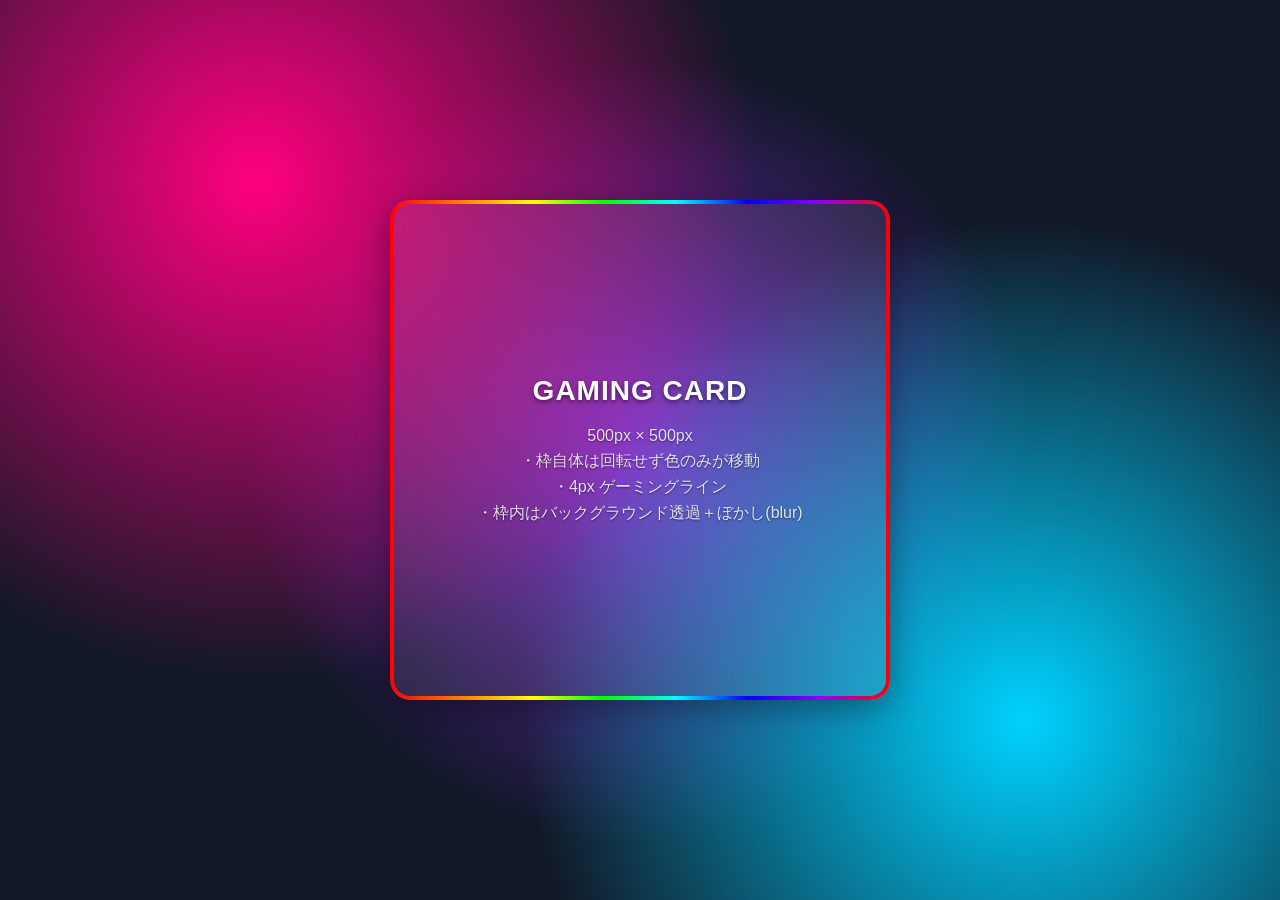
<file: docs/gamingrect.html>
<!DOCTYPE html>
<html lang="ja">
<head>
    <meta charset="UTF-8">
    <meta name="viewport" content="width=device-width, initial-scale=1.0">
    <title>ゲーミンググラデーション枠付きガラスカード</title>
    <style>
        /* リセット＆基本背景設定 */
        * {
            box-sizing: border-box;
            margin: 0;
            padding: 0;
        }

        body {
            min-height: 100vh;
            display: flex;
            justify-content: center;
            align-items: center;
            /* 背景透過とぼかしが分かりやすいようにカラフルな背景模様を配置 */
            background: 
                radial-gradient(circle at 20% 20%, #ff007f 0%, transparent 40%),
                radial-gradient(circle at 80% 80%, #00d2ff 0%, transparent 40%),
                radial-gradient(circle at 50% 50%, #7928ca 0%, transparent 50%),
                #111827;
            background-size: cover;
            font-family: 'Segoe UI', Tahoma, Geneva, Verdana, sans-serif;
            overflow: hidden;
        }

        /* 虹色グラデーション（色のみ）が横方向に流れるアニメーション */
        @keyframes rainbowShift {
            0% {
                background-position: 0% 50%;
            }
            100% {
                background-position: 200% 50%;
            }
        }

        /* カードのベース構造 (500px x 500px) */
        .gaming-card {
            position: relative;
            width: 500px;
            height: 500px;
            border-radius: 20px;
            /* 背景を透過させつつ、背景ぼかし(blur)を適用 */
            background-color: rgba(255, 255, 255, 0.08);
            backdrop-filter: blur(16px);
            -webkit-backdrop-filter: blur(16px);
            box-shadow: 0 8px 32px 0 rgba(0, 0, 0, 0.37);
            overflow: hidden;
            display: flex;
            flex-direction: column;
            justify-content: center;
            align-items: center;
            color: #ffffff;
            text-align: center;
            padding: 40px;
        }

        /* 4pxの動くゲーミンググラデーション枠線を作る擬似要素 */
        .gaming-card::before {
            content: '';
            position: absolute;
            inset: 0;
            border-radius: 20px;
            padding: 4px; /* 枠線の太さ (4px) */
            
            /* 横方向にループするリニアグラデーション */
            background: linear-gradient(
                90deg, 
                #ff0000, 
                #ff7f00, 
                #ffff00, 
                #00ff00, 
                #00ffff, 
                #0000ff, 
                #8b00ff, 
                #ff0000,
                #ff7f00, 
                #ffff00, 
                #00ff00, 
                #00ffff, 
                #0000ff, 
                #8b00ff, 
                #ff0000
            );
            background-size: 200% 100%;
            
            /* マスク処理: 中央を繰り抜き、4pxの枠線部分だけをグラデーションにする */
            -webkit-mask: 
                linear-gradient(#fff 0 0) content-box, 
                linear-gradient(#fff 0 0);
            -webkit-mask-composite: xor;
            mask: 
                linear-gradient(#fff 0 0) content-box, 
                linear-gradient(#fff 0 0);
            mask-composite: exclude;

            /* 枠自体の変形・回転は行わず、背景画像（色）のみをスムーズにシフト移動 */
            animation: rainbowShift 3s linear infinite;
            pointer-events: none;
        }

        /* カード内のコンテンツ表示 */
        .card-title {
            font-size: 28px;
            font-weight: 700;
            margin-bottom: 16px;
            letter-spacing: 1px;
            text-shadow: 0 2px 4px rgba(0,0,0,0.5);
        }

        .card-text {
            font-size: 16px;
            line-height: 1.6;
            color: rgba(255, 255, 255, 0.85);
            text-shadow: 0 1px 2px rgba(0,0,0,0.5);
        }
    </style>
</head>
<body>

    <div class="gaming-card">
        <h1 class="card-title">GAMING CARD</h1>
        <p class="card-text">
            500px × 500px<br>
            ・枠自体は回転せず色のみが移動<br>
            ・4px ゲーミングライン<br>
            ・枠内はバックグラウンド透過＋ぼかし(blur)
        </p>
    </div>

</body>
</html>
</file>
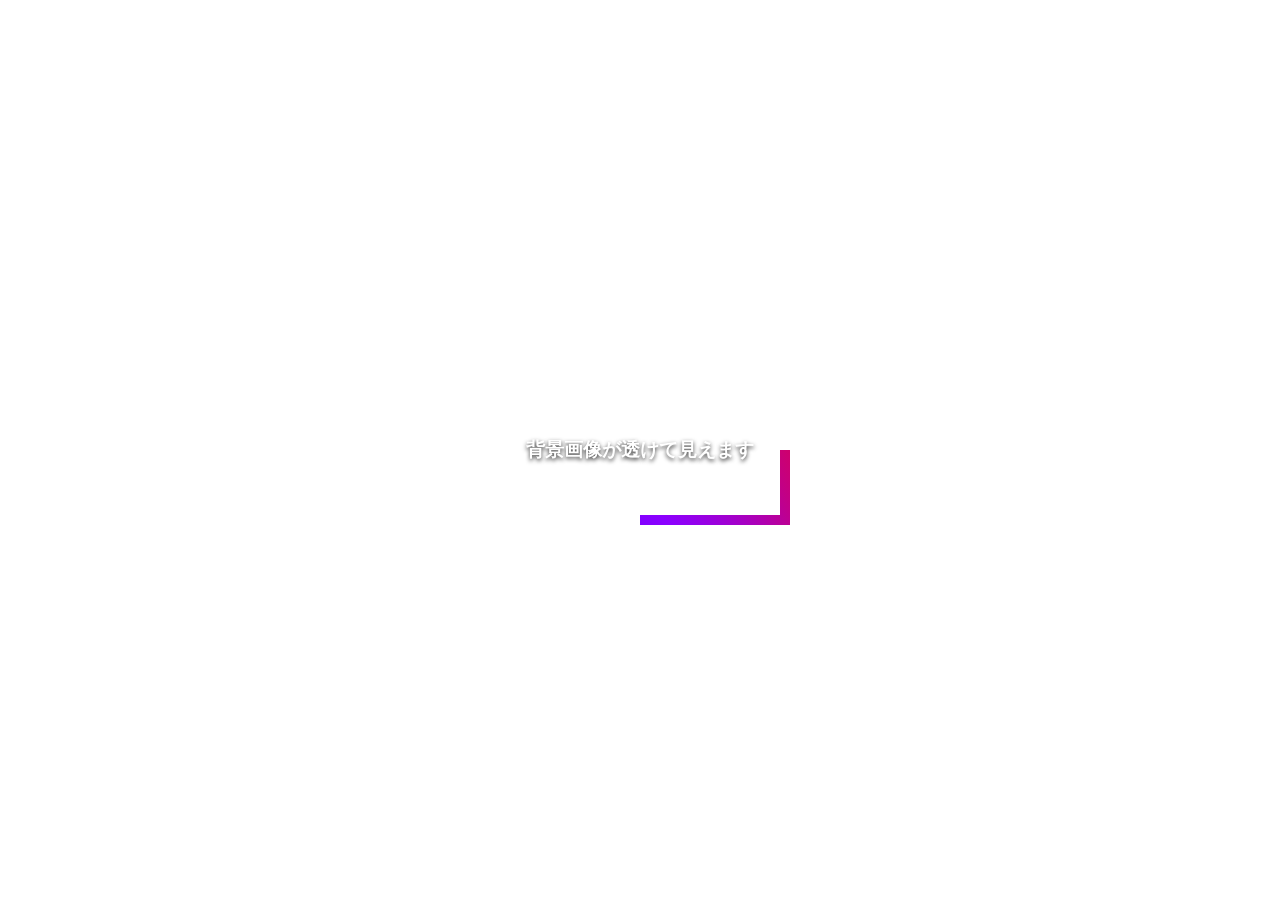
<file: docs/gamingrect1027.html>
<!DOCTYPE html>
<html lang="ja">
<head>
  <meta charset="UTF-8">
  <title>Gaming Rainbow Border - Axis Fixed</title>
  <style>
    body {
      /* 背景透過確認用の画像 */
      background-image: url('https://images.unsplash.com/photo-1518709268805-4e9042af9f23?auto=format&fit=crop&w=1600&q=80');
      background-size: cover;
      background-position: center;
      background-repeat: no-repeat;
      display: flex;
      justify-content: center;
      align-items: center;
      height: 100vh;
      margin: 0;
    }

    .rainbow-box-wrapper {
      position: relative;
      width: 300px;
      height: 150px;
    }

    .rainbow-box {
      position: absolute;
      inset: 0;
      background: transparent;
      overflow: hidden;

      /* clip-pathで10pxの枠線だけを残し、内側をくり抜き */
      clip-path: polygon(
        0% 0%, 100% 0%, 100% 100%, 0% 100%, 0% 0%,
        10px 10px,
        10px calc(100% - 10px),
        calc(100% - 10px) calc(100% - 10px),
        calc(100% - 10px) 10px,
        10px 10px
      );

      /* 枠線の明滅アニメーション */
      animation: pulse-opacity 2.5s ease-in-out infinite alternate;
    }

    /* 虹色グラデーション要素 */
    .rainbow-box::before {
      content: '';
      position: absolute;
      /* 300x150pxの要素の中央に配置するため50%指定 */
      top: 50%;
      left: 50%;
      /* 300x150の対角線（約335px）を十分にカバーする十分な大きさの正方形 */
      width: 500px;
      height: 500px;
      background: conic-gradient(
        #ff0000,
        #ff7f00,
        #ffff00,
        #00ff00,
        #00ffff,
        #0000ff,
        #8b00ff,
        #ff0000
      );

      /* アニメーション適用 */
      animation: rotate-rainbow 3s linear infinite;
      z-index: -1;
    }

    /* 枠内のコンテンツ */
    .content {
      position: relative;
      z-index: 1;
      width: 100%;
      height: 100%;
      display: flex;
      justify-content: center;
      align-items: center;
      color: #ffffff;
      font-family: sans-serif;
      font-weight: bold;
      font-size: 1.2rem;
      text-shadow: 0 2px 4px rgba(0, 0, 0, 0.8);
    }

    /* 回転軸を完全中央（translate(-50%, -50%)）に固定したまま回転 */
    @keyframes rotate-rainbow {
      from {
        transform: translate(-50%, -50%) rotate(0deg);
      }
      to {
        transform: translate(-50%, -50%) rotate(360deg);
      }
    }

    /* 明滅アニメーション */
    @keyframes pulse-opacity {
      0% {
        opacity: 0.3;
        filter: drop-shadow(0 0 2px rgba(255, 255, 255, 0.2));
      }
      50% {
        opacity: 0.7;
      }
      100% {
        opacity: 1;
        filter: drop-shadow(0 0 12px rgba(255, 255, 255, 0.6));
      }
    }
  </style>
</head>
<body>

  <div class="rainbow-box-wrapper">
    <div class="rainbow-box"></div>
    <div class="content">
      背景画像が透けて見えます
    </div>
  </div>

</body>
</html>
</file>
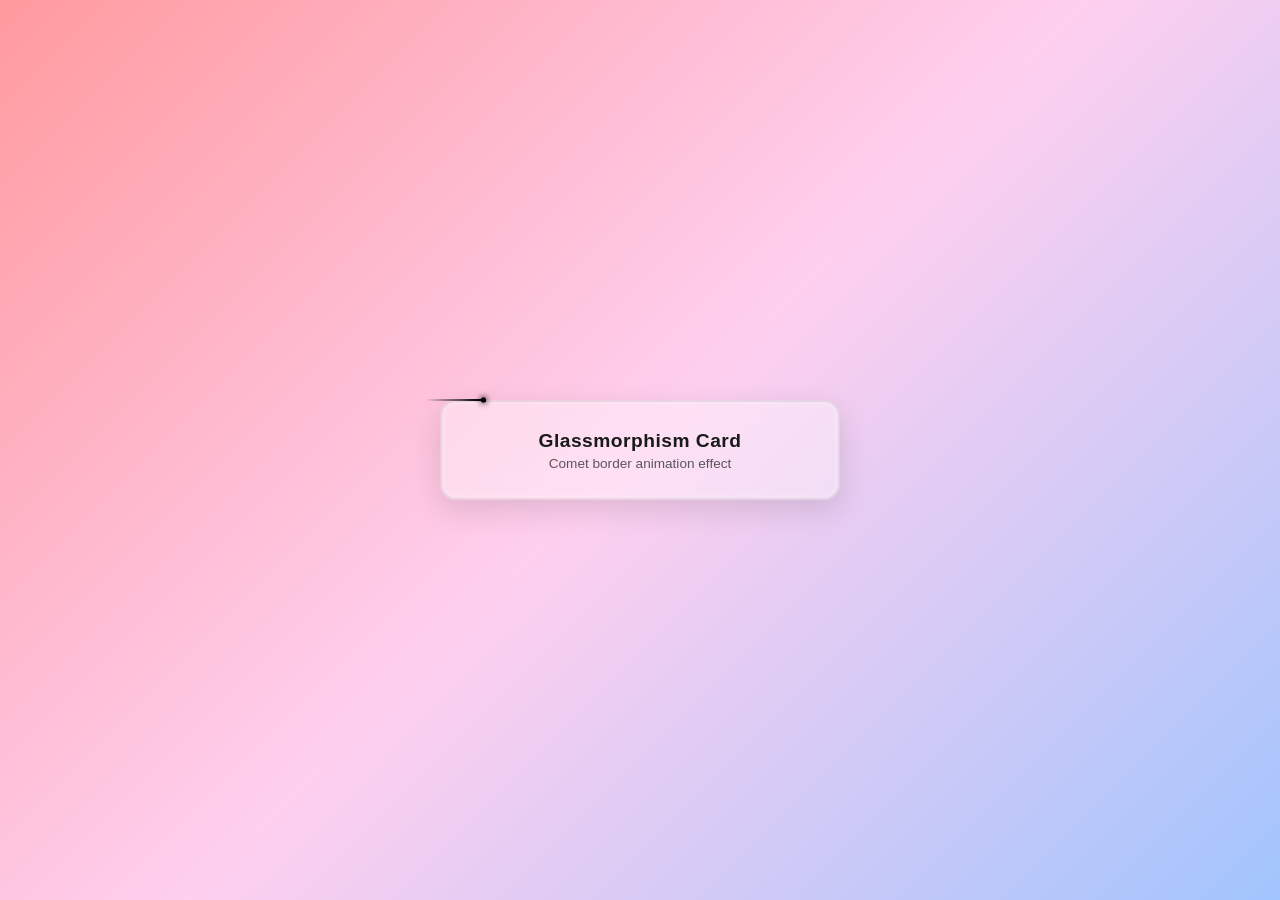
<file: docs/glassmorphism_comet_border_card.html>
<!DOCTYPE html>
<html lang="ja">
<head>
  <meta charset="UTF-8">
  <meta name="viewport" content="width=device-width, initial-scale=1.0">
  <title>Comet Border Glass Card</title>
  <style>
    /* 画面全体のスタイル（背景の透け感を確認するためのグラデーション背景） */
    body {
      margin: 0;
      padding: 0;
      min-height: 100vh;
      display: flex;
      justify-content: center;
      align-items: center;
      background: linear-gradient(135deg, #ff9a9e 0%, #fecfef 50%, #a1c4fd 100%);
      font-family: 'Segoe UI', Tahoma, Geneva, Verdana, sans-serif;
    }

    /* メインコンテナ */
    .card-container {
      position: relative;
      width: 400px;
      height: 100px;
      border-radius: 16px;
      box-shadow: 0 10px 30px rgba(0, 0, 0, 0.12);
    }

    /* ベースとなる枠線（静的な薄い枠線） */
    .border-base {
      position: absolute;
      inset: 0;
      border-radius: 16px;
      border: 2px solid rgba(0, 0, 0, 0.08);
      pointer-events: none;
      box-sizing: border-box;
      z-index: 2;
    }

    /* 枠線上を周回するアニメーション */
    @keyframes moveAlongBorder {
      0% {
        offset-distance: 0%;
      }
      100% {
        offset-distance: 100%;
      }
    }

    /* 鈍く点滅（明滅）するアニメーション */
    @keyframes pulseOpacity {
      0%, 100% {
        opacity: 1;
        filter: drop-shadow(0 0 1px rgba(0, 0, 0, 0.4));
      }
      50% {
        opacity: 0.25;
        filter: drop-shadow(0 0 0px rgba(0, 0, 0, 0));
      }
    }

    /* 枠線上を周回する彗星要素共通スタイル */
    .comet-dot {
      position: absolute;
      width: 60px; /* 彗星全体の長さ（尾の部分含む） */
      height: 2px; /* 枠線の太さに合わせる */
      
      /* 彗星のグラデーション（右端が黒い先端、左に向かって透明になる尾） */
      background: linear-gradient(to right, transparent, rgba(0, 0, 0, 0.4) 60%, #000000 100%);
      border-radius: 2px;

      /* 角丸長方形の枠線（2px位置）を移動パスとして設定 */
      offset-path: rect(0px auto auto 0px round 16px);
      offset-rotate: auto; /* パスの接線方向に合わせて要素を自動回転 */

      /* アニメーションの適用：周回（4秒）と鈍い点滅（2.5秒周期でゆったり明滅） */
      animation: 
        moveAlongBorder 4s linear infinite,
        pulseOpacity 2.5s ease-in-out infinite;
      
      pointer-events: none;
      z-index: 3;
    }

    /* 2つ目の彗星：全体の半周期分（2秒）ディレイさせて対角に配置 */
    .comet-dot-2 {
      animation-delay: -2s, -0.75s; /* 周回ディレイ, 点滅周期のずらし */
    }

    /* 彗星の先端に輝き/点をつける擬似要素 */
    .comet-dot::after {
      content: '';
      position: absolute;
      right: 0;
      top: 50%;
      transform: translateY(-50%);
      width: 5px;
      height: 5px;
      background-color: #000000;
      border-radius: 50%;
      box-shadow: 0 0 6px rgba(0, 0, 0, 0.8);
    }

    /* すりガラスカード本体 */
    .glass-card {
      position: relative;
      width: 100%;
      height: 100%;
      box-sizing: border-box;
      border-radius: 16px;
      
      /* 白いすりガラス効果（Glassmorphism） */
      background: rgba(255, 255, 255, 0.35);
      backdrop-filter: blur(12px);
      -webkit-backdrop-filter: blur(12px);

      /* 内側の立体感・シャドウ */
      box-shadow: inset 0 0 10px rgba(255, 255, 255, 0.5);

      /* コンテンツ配置 */
      display: flex;
      flex-direction: column;
      justify-content: center;
      align-items: center;
      color: #1a1a1a;
      text-align: center;
      z-index: 1;
    }

    .glass-card h2 {
      margin: 0;
      font-size: 1.2rem;
      font-weight: 600;
      letter-spacing: 0.5px;
    }

    .glass-card p {
      margin: 4px 0 0 0;
      font-size: 0.85rem;
      color: #333333;
      opacity: 0.8;
    }
  </style>
</head>
<body>

  <!-- メインカード構造 -->
  <div class="card-container">
    <!-- 薄い下地枠線 -->
    <div class="border-base"></div>
    
    <!-- 枠線上を周回する彗星点（1つ目） -->
    <div class="comet-dot"></div>

    <!-- 枠線上を周回する彗星点（2つ目） -->
    <div class="comet-dot comet-dot-2"></div>
    
    <!-- ガラスカード本文 -->
    <div class="glass-card">
      <h2>Glassmorphism Card</h2>
      <p>Comet border animation effect</p>
    </div>
  </div>

</body>
</html>
</file>
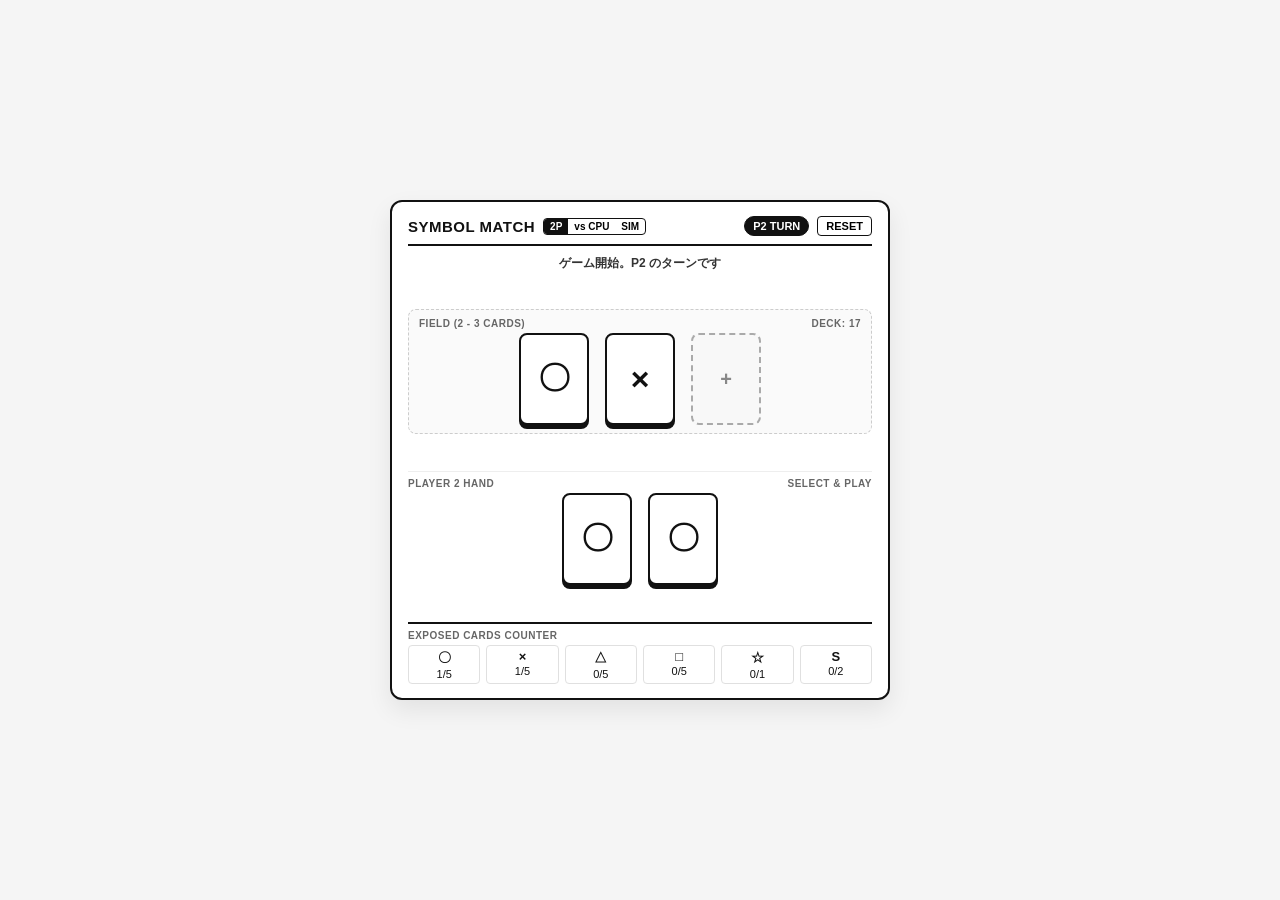
<file: docs/markslot202410.html>
<!DOCTYPE html>
<html lang="ja">
<head>
  <meta charset="UTF-8">
  <meta name="viewport" content="width=device-width, initial-scale=1.0">
  <title>SYMBOL MATCH - ミニマルカードゲーム & シミュレーター</title>
  <style>
    * {
      box-sizing: border-box;
      margin: 0;
      padding: 0;
      font-family: -apple-system, BlinkMacSystemFont, "Segoe UI", Roboto, "Helvetica Neue", Arial, sans-serif;
    }

    body {
      background-color: #f5f5f5;
      color: #111111;
      display: flex;
      justify-content: center;
      align-items: center;
      min-height: 100vh;
      padding: 10px;
    }

    /* 500x500px 盤面コンテナ */
    #game-container {
      width: 500px;
      height: 500px;
      background-color: #ffffff;
      border: 2px solid #111111;
      border-radius: 12px;
      padding: 14px 16px;
      display: flex;
      flex-direction: column;
      justify-content: space-between;
      box-shadow: 0 10px 25px rgba(0, 0, 0, 0.08);
      position: relative;
      overflow: hidden;
    }

    /* ヘッダー情報 */
    header {
      display: flex;
      justify-content: space-between;
      align-items: center;
      border-bottom: 2px solid #111111;
      padding-bottom: 8px;
    }

    .title-group {
      display: flex;
      align-items: center;
      gap: 8px;
    }

    h1 {
      font-size: 15px;
      font-weight: 800;
      letter-spacing: 0.5px;
    }

    /* モード選択トグル */
    .mode-toggle {
      display: flex;
      border: 1px solid #111111;
      border-radius: 4px;
      overflow: hidden;
    }

    .mode-btn {
      background: none;
      border: none;
      padding: 2px 6px;
      font-size: 10px;
      font-weight: 700;
      cursor: pointer;
      transition: all 0.15s;
    }

    .mode-btn.active {
      background-color: #111111;
      color: #ffffff;
    }

    .header-controls {
      display: flex;
      align-items: center;
      gap: 8px;
    }

    .turn-badge {
      font-size: 11px;
      font-weight: 700;
      padding: 3px 8px;
      border: 1px solid #111111;
      border-radius: 16px;
      background-color: #111111;
      color: #ffffff;
    }

    .btn-reset {
      background: none;
      border: 1px solid #111111;
      padding: 3px 8px;
      font-size: 11px;
      font-weight: 600;
      cursor: pointer;
      border-radius: 4px;
      transition: all 0.2s;
    }

    .btn-reset:hover {
      background-color: #111111;
      color: #ffffff;
    }

    .section-label {
      font-size: 10px;
      font-weight: 700;
      letter-spacing: 0.5px;
      color: #666666;
      margin-bottom: 4px;
      text-transform: uppercase;
      display: flex;
      justify-content: space-between;
    }

    .card-slot-group {
      display: flex;
      justify-content: center;
      gap: 16px;
    }

    .card {
      width: 70px;
      height: 92px;
      border: 2px solid #111111;
      border-radius: 8px;
      display: flex;
      justify-content: center;
      align-items: center;
      font-size: 32px;
      font-weight: bold;
      background-color: #ffffff;
      cursor: pointer;
      user-select: none;
      transition: transform 0.15s ease, box-shadow 0.15s ease, background-color 0.15s;
    }

    /* 空枠スロットのスタイル */
    .card.slot-empty {
      border: 2px dashed #aaaaaa;
      background-color: #f8f8f8;
      color: #888888;
      font-size: 20px;
    }

    .card.slot-empty:hover {
      border-color: #111111;
      color: #111111;
      background-color: #f0f0f0;
    }

    /* 場（Field） */
    .field-area {
      background-color: #fafafa;
      border: 1px dashed #ccc;
      border-radius: 8px;
      padding: 8px 10px;
      text-align: center;
    }

    .field-card {
      box-shadow: 0 4px 0 #111111;
    }

    .field-card:hover {
      transform: translateY(-2px);
    }

    /* 手札（Hand） */
    .hand-area {
      border-top: 1px solid #eeeeee;
      padding-top: 6px;
    }

    .hand-card {
      box-shadow: 0 4px 0 #111111;
    }

    .hand-card.selected {
      background-color: #111111;
      color: #ffffff;
      transform: translateY(-6px);
      box-shadow: 0 8px 0 #666666;
    }

    /* 出現カードカウンター */
    .tracker-area {
      border-top: 2px solid #111111;
      padding-top: 6px;
    }

    .tracker-grid {
      display: grid;
      grid-template-columns: repeat(6, 1fr);
      gap: 6px;
    }

    .tracker-item {
      border: 1px solid #e0e0e0;
      border-radius: 4px;
      padding: 3px 0;
      text-align: center;
      font-size: 11px;
    }

    .tracker-symbol {
      font-weight: bold;
      font-size: 13px;
      display: block;
      margin-bottom: 1px;
    }

    /* メッセージ通知 */
    .message-bar {
      font-size: 12px;
      font-weight: 600;
      text-align: center;
      height: 18px;
      line-height: 18px;
      color: #333333;
    }

    /* シミュレーションパネル */
    .sim-panel {
      display: flex;
      flex-direction: column;
      gap: 8px;
      height: 100%;
      overflow-y: auto;
      padding-right: 2px;
    }

    .sim-row {
      display: flex;
      justify-content: space-between;
      align-items: center;
      font-size: 11px;
      font-weight: 700;
      background: #fafafa;
      padding: 6px 10px;
      border: 1px solid #111111;
      border-radius: 6px;
    }

    .sim-select {
      font-size: 11px;
      padding: 2px 6px;
      border: 1px solid #111111;
      border-radius: 4px;
      background: #fff;
      font-weight: 600;
    }

    .btn-sim-run {
      background-color: #111111;
      color: #ffffff;
      border: none;
      padding: 8px;
      font-size: 12px;
      font-weight: 800;
      border-radius: 6px;
      cursor: pointer;
      letter-spacing: 1px;
      transition: background-color 0.15s;
    }

    .btn-sim-run:hover {
      background-color: #333333;
    }

    .progress-bar-bg {
      width: 100%;
      height: 8px;
      background-color: #eee;
      border: 1px solid #111111;
      border-radius: 4px;
      overflow: hidden;
    }

    .progress-bar-fill {
      height: 100%;
      width: 0%;
      background-color: #111111;
      transition: width 0.1s;
    }

    /* 分析カード */
    .sim-results {
      display: flex;
      flex-direction: column;
      gap: 6px;
    }

    .result-card {
      border: 1px solid #111111;
      border-radius: 6px;
      padding: 8px;
      background-color: #ffffff;
    }

    .result-title {
      font-size: 10px;
      font-weight: 800;
      color: #666;
      margin-bottom: 4px;
      letter-spacing: 0.5px;
    }

    .bar-group {
      display: flex;
      height: 16px;
      border: 1px solid #111111;
      border-radius: 4px;
      overflow: hidden;
      font-size: 9px;
      font-weight: 800;
      color: #fff;
      margin: 4px 0;
    }

    .bar-seg {
      display: flex;
      align-items: center;
      justify-content: center;
      height: 100%;
      white-space: nowrap;
      overflow: hidden;
    }

    .bg-dark { background-color: #111111; color: #ffffff; }
    .bg-mid { background-color: #666666; color: #ffffff; }
    .bg-light { background-color: #dddddd; color: #111111; }

    .result-stats-grid {
      display: grid;
      grid-template-columns: 1fr 1fr 1fr;
      gap: 4px;
      text-align: center;
      font-size: 10px;
      margin-top: 4px;
    }

    .stat-box {
      border: 1px solid #eee;
      border-radius: 4px;
      padding: 4px;
    }

    .stat-value {
      font-size: 12px;
      font-weight: 800;
      margin-top: 1px;
    }

    .analysis-text {
      font-size: 10.5px;
      line-height: 1.35;
      font-weight: 600;
      color: #222;
      background-color: #f0f0f0;
      padding: 6px 8px;
      border-radius: 4px;
      border-left: 3px solid #111111;
    }

    /* オーバーレイ（勝敗表示用） */
    .overlay {
      position: absolute;
      top: 0;
      left: 0;
      width: 100%;
      height: 100%;
      background-color: rgba(255, 255, 255, 0.94);
      display: flex;
      flex-direction: column;
      justify-content: center;
      align-items: center;
      gap: 16px;
      z-index: 10;
    }

    .overlay.hidden {
      display: none;
    }

    .overlay-title {
      font-size: 24px;
      font-weight: 900;
      letter-spacing: 2px;
    }

    .overlay-desc {
      font-size: 14px;
      color: #444;
    }

    .btn-main {
      background-color: #111111;
      color: #ffffff;
      border: none;
      padding: 10px 24px;
      font-size: 14px;
      font-weight: 700;
      border-radius: 6px;
      cursor: pointer;
      transition: background-color 0.2s;
    }

    .btn-main:hover {
      background-color: #333333;
    }

    /* リーチカットイン演出（モノトーン・スリリング） */
    .reach-cutin {
      position: absolute;
      top: 0;
      left: 0;
      width: 100%;
      height: 100%;
      background-color: #111111;
      color: #ffffff;
      display: flex;
      flex-direction: column;
      justify-content: center;
      align-items: center;
      z-index: 30;
      pointer-events: none;
      opacity: 0;
      overflow: hidden;
    }

    .reach-cutin.active {
      animation: cutinFlash 0.9s cubic-bezier(0.16, 1, 0.3, 1) forwards;
    }

    @keyframes cutinFlash {
      0% { opacity: 0; transform: scale(1.15); }
      12% { opacity: 1; transform: scale(1); }
      75% { opacity: 1; transform: scale(1); }
      100% { opacity: 0; transform: scale(0.92); }
    }

    /* モノトーン集中線（背景） */
    .reach-bg-lines {
      position: absolute;
      width: 220%;
      height: 220%;
      background: repeating-conic-gradient(
        from 0deg,
        #111111 0deg 12deg,
        #222222 12deg 24deg
      );
      opacity: 0.6;
      animation: spinLines 6s linear infinite;
    }

    @keyframes spinLines {
      100% { transform: rotate(360deg); }
    }

    .reach-banner {
      position: relative;
      z-index: 2;
      background: #ffffff;
      color: #111111;
      width: 130%;
      padding: 10px 0;
      text-align: center;
      font-size: 26px;
      font-weight: 900;
      letter-spacing: 6px;
      transform: rotate(-7deg);
      box-shadow: 0 0 25px rgba(0, 0, 0, 0.9);
      border-top: 4px solid #111111;
      border-bottom: 4px solid #111111;
    }

    .reach-subtext {
      position: relative;
      z-index: 2;
      margin-top: 14px;
      font-size: 11px;
      letter-spacing: 3px;
      color: #aaaaaa;
      font-weight: 800;
      transform: rotate(-7deg);
    }

    /* リーチ状態のカードスロット点滅（緊迫感） */
    .card.reach-pulse {
      border-color: #111111 !important;
      animation: reachBlink 0.7s ease-in-out infinite alternate;
    }

    @keyframes reachBlink {
      0% {
        box-shadow: 0 4px 0 #111111;
        transform: translateY(0);
      }
      100% {
        box-shadow: 0 6px 14px rgba(0, 0, 0, 0.4), 0 4px 0 #111111;
        transform: translateY(-4px);
        background-color: #111111;
        color: #ffffff;
      }
    }

    /* CPUが置いた位置を強調する3回点滅アニメーション */
    .card.cpu-highlight {
      animation: cpuFlash 0.35s ease-in-out 3;
    }

    @keyframes cpuFlash {
      0%, 100% {
        background-color: #ffffff;
        color: #111111;
        transform: scale(1);
      }
      50% {
        background-color: #111111;
        color: #ffffff;
        transform: scale(1.08);
        box-shadow: 0 0 12px rgba(0,0,0,0.8);
      }
    }

    .hidden {
      display: none !important;
    }
  </style>
</head>
<body>

  <div id="game-container">
    <header>
      <div class="title-group">
        <h1>SYMBOL MATCH</h1>
        <div class="mode-toggle">
          <button id="btn-mode-2p" class="mode-btn active" onclick="setMode('2p')">2P</button>
          <button id="btn-mode-cpu" class="mode-btn" onclick="setMode('cpu')">vs CPU</button>
          <button id="btn-mode-sim" class="mode-btn" onclick="setMode('sim')">SIM</button>
        </div>
      </div>
      <div class="header-controls">
        <div id="turn-badge" class="turn-badge">P1 TURN</div>
        <button id="btn-reset-game" class="btn-reset" onclick="initGame()">RESET</button>
      </div>
    </header>

    <!-- 通常対戦ビュー -->
    <div id="play-view" style="display: flex; flex-direction: column; height: 100%; justify-content: space-between; margin-top: 8px;">
      <!-- メッセージバー -->
      <div id="message-bar" class="message-bar">手札のカードを選んでください</div>

      <!-- 場 (3枠) -->
      <div class="field-area">
        <div class="section-label">
          <span>FIELD (2 - 3 CARDS)</span>
          <span>DECK: <span id="deck-count">0</span></span>
        </div>
        <div class="card-slot-group" id="field-slots"></div>
      </div>

      <!-- 手札 -->
      <div class="hand-area">
        <div class="section-label">
          <span id="hand-label">PLAYER 1 HAND</span>
          <span>SELECT & PLAY</span>
        </div>
        <div class="card-slot-group" id="hand-slots"></div>
      </div>

      <!-- 出現カードカウンター (公開情報) -->
      <div class="tracker-area">
        <div class="section-label">EXPOSED CARDS COUNTER</div>
        <div class="tracker-grid" id="tracker-grid"></div>
      </div>
    </div>

    <!-- シミュレータービュー -->
    <div id="sim-view" class="sim-panel hidden" style="margin-top: 8px;">
      <div class="sim-row">
        <span>PLAYER 1 AI</span>
        <select id="sim-p1-type" class="sim-select">
          <option value="counting">カウンティング (戦略AI)</option>
          <option value="random">ランダム (完全ランダム)</option>
        </select>
      </div>

      <div class="sim-row">
        <span>PLAYER 2 AI</span>
        <select id="sim-p2-type" class="sim-select">
          <option value="counting" selected>カウンティング (戦略AI)</option>
          <option value="random">ランダム (完全ランダム)</option>
        </select>
      </div>

      <div class="sim-row">
        <span>MATCHES</span>
        <select id="sim-match-count" class="sim-select">
          <option value="100">100 試合</option>
          <option value="500">500 試合</option>
          <option value="1000" selected>1,000 試合</option>
          <option value="5000">5,000 試合</option>
          <option value="10000">10,000 試合</option>
        </select>
      </div>

      <button id="btn-run-sim" class="btn-sim-run" onclick="startSimulation()">RUN SIMULATION</button>

      <div id="sim-progress-group" class="hidden" style="display:flex; flex-direction:column; gap:3px;">
        <div class="progress-bar-bg">
          <div id="sim-progress-fill" class="progress-bar-fill"></div>
        </div>
        <div id="sim-progress-text" style="font-size: 10px; text-align: right; font-weight:700;">0%</div>
      </div>

      <!-- シミュレーション結果表示領域 -->
      <div id="sim-results" class="sim-results hidden">
        <!-- 先手 vs 後手 勝率 -->
        <div class="result-card">
          <div class="result-title">FIRST VS SECOND PLAYER (先手・後手 分析)</div>
          <div class="bar-group" id="bar-first-second"></div>
          <div class="result-stats-grid">
            <div class="stat-box">先手勝利<div class="stat-value" id="stat-first-win">0%</div></div>
            <div class="stat-box">後手勝利<div class="stat-value" id="stat-second-win">0%</div></div>
            <div class="stat-box">引き分け<div class="stat-value" id="stat-draw">0%</div></div>
          </div>
        </div>

        <!-- P1 vs P2 勝率 -->
        <div class="result-card">
          <div class="result-title">P1 VS P2 RESULT</div>
          <div class="bar-group" id="bar-p1-p2"></div>
          <div class="result-stats-grid">
            <div class="stat-box">P1 勝率<div class="stat-value" id="stat-p1-win">0%</div></div>
            <div class="stat-box">P2 勝率<div class="stat-value" id="stat-p2-win">0%</div></div>
            <div class="stat-box">平均ターン<div class="stat-value" id="stat-avg-turns">0.0</div></div>
          </div>
        </div>

        <!-- 戦略インサイト -->
        <div class="result-card">
          <div class="result-title">ANALYTICAL INSIGHT</div>
          <div id="analysis-text" class="analysis-text">シミュレーション未実行です。</div>
        </div>
      </div>
    </div>

    <!-- ゲーム終了時のオーバーレイ -->
    <div id="overlay" class="overlay hidden">
      <div id="overlay-title" class="overlay-title">PLAYER 1 WIN</div>
      <div id="overlay-desc" class="overlay-desc">三枚の図柄が揃いました！</div>
      <button class="btn-main" onclick="initGame()">NEXT GAME</button>
    </div>

    <!-- リーチカットイン演出用要素 -->
    <div id="reach-cutin" class="reach-cutin">
      <div class="reach-bg-lines"></div>
      <div class="reach-banner">⚡ REACH! ⚡</div>
      <div class="reach-subtext">ONE MOVE TO WIN</div>
    </div>
  </div>

  <script>
    const SYMBOLS = ['〇', '×', '△', '□'];
    const TOTAL_COUNTS = { '〇': 5, '×': 5, '△': 5, '□': 5, '☆': 1, 'S': 2 };

    let deck = [];
    let graveyard = [];
    // 初期状態：場は3枠（2枚配置、1枠空き[null]）
    let field = [null, null, null];
    let hands = { 1: [], 2: [] };
    let currentPlayer = 1;
    let selectedHandIndex = null;
    let gameOver = false;
    
    // ゲームモード: '2p', 'cpu', 'sim'
    let currentMode = '2p';
    let cpuPlayer = 2; // vs CPUモード時はCPU=P2
    let isCpuThinking = false;

    // シミュレーション実行中フラグ
    let isSimulating = false;

    function setMode(mode) {
      if (isCpuThinking || isSimulating) return;
      currentMode = mode;
      
      document.getElementById('btn-mode-2p').className = `mode-btn ${currentMode === '2p' ? 'active' : ''}`;
      document.getElementById('btn-mode-cpu').className = `mode-btn ${currentMode === 'cpu' ? 'active' : ''}`;
      document.getElementById('btn-mode-sim').className = `mode-btn ${currentMode === 'sim' ? 'active' : ''}`;

      const playView = document.getElementById('play-view');
      const simView = document.getElementById('sim-view');
      const resetBtn = document.getElementById('btn-reset-game');

      if (currentMode === 'sim') {
        playView.classList.add('hidden');
        simView.classList.remove('hidden');
        resetBtn.classList.add('hidden');
        document.getElementById('turn-badge').textContent = "SIM MODE";
      } else {
        playView.classList.remove('hidden');
        simView.classList.add('hidden');
        resetBtn.classList.remove('hidden');
        initGame();
      }
    }

    function initGame() {
      gameOver = false;
      isCpuThinking = false;
      graveyard = [];
      selectedHandIndex = null;
      document.getElementById('overlay').classList.add('hidden');

      // 先手後手ランダム決定
      currentPlayer = Math.random() < 0.5 ? 1 : 2;

      // デッキ生成 (23枚)
      deck = [];
      SYMBOLS.forEach(s => { for (let i = 0; i < 5; i++) deck.push(s); });
      deck.push('☆');
      deck.push('S', 'S');
      shuffle(deck);

      // 初期状態：場に異なる2枚の図柄をセット（3枠目は null）
      field = [null, null, null];
      let initialPool = [...SYMBOLS];
      shuffle(initialPool);
      
      for (let i = 0; i < 2; i++) {
        const symbol = initialPool[i];
        field[i] = symbol;
        const idx = deck.indexOf(symbol);
        if (idx !== -1) deck.splice(idx, 1);
      }

      // 手札を各2枚配る
      hands[1] = [drawCard(), drawCard()].filter(Boolean);
      hands[2] = [drawCard(), drawCard()].filter(Boolean);

      const p1Name = "P1";
      const p2Name = currentMode === 'cpu' ? "CPU" : "P2";
      const startName = currentPlayer === 1 ? p1Name : p2Name;

      setMessage(`ゲーム開始。${startName} のターンです`);
      render();

      checkCpuTurn();
    }

    function shuffle(arr) {
      for (let i = arr.length - 1; i > 0; i--) {
        const j = Math.floor(Math.random() * (i + 1));
        [arr[i], arr[j]] = [arr[j], arr[i]];
      }
    }

    function drawCard() {
      return deck.length > 0 ? deck.pop() : null;
    }

    function selectHandCard(index) {
      if (gameOver || isCpuThinking || currentMode === 'sim') return;
      if (currentMode === 'cpu' && currentPlayer === cpuPlayer) return;

      const card = hands[currentPlayer][index];

      // スキップ(S)カードの即時処理
      if (card === 'S') {
        hands[currentPlayer].splice(index, 1);
        graveyard.push('S');
        selectedHandIndex = null;
        setMessage(`P${currentPlayer} は スキップ(S) を出しました`);
        endTurn();
        return;
      }

      // トグル選択
      selectedHandIndex = (selectedHandIndex === index) ? null : index;
      if (selectedHandIndex !== null) {
        setMessage("カードを配置・更新する場の枠をクリックしてください");
      } else {
        setMessage("手札のカードを選んでください");
      }
      render();
    }

    function playToField(slotIndex) {
      if (gameOver || isCpuThinking || selectedHandIndex === null || currentMode === 'sim') return;
      if (currentMode === 'cpu' && currentPlayer === cpuPlayer) return;

      executeMove(selectedHandIndex, slotIndex);
    }

    function executeMove(handIndex, slotIndex) {
      const playedCard = hands[currentPlayer][handIndex];
      const targetCard = field[slotIndex];

      // ルール判定: 空き枠(null)でなく、かつ同じ図柄の上には置けない（☆は任意）
      if (targetCard !== null && playedCard !== '☆' && playedCard === targetCard) {
        setMessage("【ルール違反】同じ図柄の上には置けません");
        return false;
      }

      // カード配置処理
      hands[currentPlayer].splice(handIndex, 1);
      if (targetCard !== null) {
        graveyard.push(targetCard);
      }
      field[slotIndex] = playedCard;
      selectedHandIndex = null;

      // 勝利判定
      if (checkWin(field)) {
        render();
        const winnerName = (currentMode === 'cpu' && currentPlayer === cpuPlayer) ? "CPU" : `PLAYER ${currentPlayer}`;
        showEndGame(`${winnerName} WIN`, `三枚の図柄が揃いました！ ${winnerName} の勝利`);
        gameOver = true;
        return true;
      }

      // リーチ検出時のカットイン演出発動
      if (isReachState(field)) {
        triggerReachCutin();
      }

      endTurn();
      return true;
    }

    // リーチカットイン演出実行関数
    function triggerReachCutin() {
      // SIMモード中は描画処理をスキップ
      if (currentMode === 'sim') return;

      const cutin = document.getElementById('reach-cutin');
      if (!cutin) return;

      cutin.classList.remove('active');
      void cutin.offsetWidth; // リフロー発生によるアニメーション再トリガー
      cutin.classList.add('active');
    }

    // 勝利判定: 3枠すべて埋まっており、かつ全ての図柄が揃っている（☆はワイルド）
    function checkWin(targetField) {
      // 3枠全て埋まっていないと勝利にならない
      if (targetField.some(s => s === null)) return false;

      const nonWilds = targetField.filter(s => s !== '☆');
      if (nonWilds.length === 0) return true; // すべて☆
      const first = nonWilds[0];
      return nonWilds.every(s => s === first);
    }

    // 相手が1手で揃えることができる危険な状態（リーチ状態）かを判定
    function isReachState(targetField) {
      const filledCards = targetField.filter(s => s !== null);
      if (filledCards.length < 2) return false;

      // 3枚埋まっていて2枚揃っている状態（あと1手で残りの1枠を上書きされて負けるリスク）
      if (filledCards.length === 3) {
        const nonWilds = targetField.filter(s => s !== '☆');
        if (nonWilds.length <= 1) return true; // ☆が2枚以上など
        return nonWilds[0] === nonWilds[1] || nonWilds[1] === nonWilds[2] || nonWilds[0] === nonWilds[2];
      }

      // 2枚埋まっている状態（空き枠にカードを置かれて即勝利されるリスク）
      if (filledCards.length === 2) {
        const nonWilds = filledCards.filter(s => s !== '☆');
        if (nonWilds.length <= 1) return true; // 2枚中1枚以上が☆なら即リーチ
        return nonWilds[0] === nonWilds[1]; // 同一図柄2枚なら空き枠で即リーチ
      }

      return false;
    }

    function endTurn() {
      // 手札の補充
      if (deck.length > 0) {
        const drawn = drawCard();
        if (drawn) hands[currentPlayer].push(drawn);
      }

      // 引き分け判定
      if (deck.length === 0 && hands[1].length === 0 && hands[2].length === 0) {
        render();
        showEndGame("DRAW GAME", "山札と手札が無くなりました。引き分けです");
        gameOver = true;
        return;
      }

      // ターン交代
      currentPlayer = currentPlayer === 1 ? 2 : 1;
      const pName = (currentMode === 'cpu' && currentPlayer === cpuPlayer) ? "CPU" : `P${currentPlayer}`;
      setMessage(`${pName} のターンです`);
      render();

      checkCpuTurn();
    }

    function checkCpuTurn() {
      if (!gameOver && currentMode === 'cpu' && currentPlayer === cpuPlayer) {
        isCpuThinking = true;
        setMessage("CPUが思考中...");
        render();
        setTimeout(playCpuTurn, 600);
      }
    }

    function getBestMove(pHand, pField, pGraveyard, aiType = 'counting') {
      let candidateMoves = [];

      for (let hIdx = 0; hIdx < pHand.length; hIdx++) {
        const card = pHand[hIdx];

        if (card === 'S') {
          candidateMoves.push({ type: 'SKIP', handIndex: hIdx, score: 0 });
          continue;
        }

        for (let slot = 0; slot < 3; slot++) {
          const targetCard = pField[slot];
          
          // 空き枠でない場合、同じ図柄の上には置けない（☆を除く）
          if (targetCard !== null && card !== '☆' && card === targetCard) continue;

          const simField = [...pField];
          simField[slot] = card;

          let score = 0;

          if (aiType === 'random') {
            // 完全ランダム思考
            score = Math.random() * 10;
          } else {
            // カウンティング・戦略AI
            if (checkWin(simField)) {
              score = 10000;
            } else {
              // 非公開カードの露出状況計算
              const exposed = [...simField.filter(Boolean), ...pGraveyard, ...pHand];

              // 2枚から3枚へ枠を増やすか、既存枠の更新か
              const wasEmpty = pField[slot] === null;

              if (isReachState(simField)) {
                // リーチ状態を作ってしまうリスク評価
                let remainingWinningCards = 0;
                const nonWilds = simField.filter(s => s !== null && s !== '☆');
                const neededSymbol = nonWilds.length > 0 ? nonWilds[0] : null;

                if (neededSymbol) {
                  const exposedCount = exposed.filter(c => c === neededSymbol).length;
                  remainingWinningCards += Math.max(0, TOTAL_COUNTS[neededSymbol] - exposedCount);
                }
                const starExposed = exposed.filter(c => c === '☆').length;
                remainingWinningCards += Math.max(0, TOTAL_COUNTS['☆'] - starExposed);

                // 大きなペナルティ
                score -= (250 + remainingWinningCards * 80);
              }

              if (card === '☆') {
                score -= 800; // ☆の無駄遣い・危険防止
              }

              if (!isReachState(simField) && card !== '☆') {
                score += 100; // 安全手の維持
                // 初期盤面（2枚）から安全に3枚目に拡張する手を評価
                if (wasEmpty) score += 50;
              }
            }
          }

          candidateMoves.push({ type: 'PLAY', handIndex: hIdx, slotIndex: slot, score: score });
        }
      }

      // スキップ(S)の評価補正
      const skipMove = candidateMoves.find(m => m.type === 'SKIP');
      if (skipMove && aiType === 'counting') {
        const playMoves = candidateMoves.filter(m => m.type === 'PLAY');
        const hasSafePlay = playMoves.some(m => m.score >= 0);
        if (!hasSafePlay) {
          skipMove.score = 150; // 危険手しかない場合はSでやり過ごす
        } else {
          skipMove.score = -100;
        }
      } else if (skipMove && aiType === 'random') {
        skipMove.score = Math.random() * 10;
      }

      if (candidateMoves.length === 0) return null;

      candidateMoves.sort((a, b) => b.score - a.score);
      const topScore = candidateMoves[0].score;
      const topMoves = candidateMoves.filter(m => m.score === topScore);
      return topMoves[Math.floor(Math.random() * topMoves.length)];
    }

    function playCpuTurn() {
      if (gameOver) {
        isCpuThinking = false;
        return;
      }

      const bestMove = getBestMove(hands[cpuPlayer], field, graveyard, 'counting');

      if (bestMove) {
        if (bestMove.type === 'SKIP') {
          isCpuThinking = false;
          hands[cpuPlayer].splice(bestMove.handIndex, 1);
          graveyard.push('S');
          selectedHandIndex = null;
          setMessage("CPU は スキップ(S) を出しました");
          endTurn();
        } else if (bestMove.type === 'PLAY') {
          // 先にカードを配置・画面描画を行ってから、置かれたスロットを点滅演出
          const success = executeMoveWithoutEndTurn(bestMove.handIndex, bestMove.slotIndex);
          if (success) {
            highlightCpuSlot(bestMove.slotIndex, () => {
              isCpuThinking = false;
              // 点滅完了後に勝利判定・ターン交代のチェックを実行
              afterMoveExecuted();
            });
          } else {
            isCpuThinking = false;
          }
        }
      } else {
        isCpuThinking = false;
        endTurn();
      }
    }

    // CPU専用：カードを置いた後に点滅演出を挟むための分割関数
    function executeMoveWithoutEndTurn(handIndex, slotIndex) {
      const playedCard = hands[currentPlayer][handIndex];
      const targetCard = field[slotIndex];

      if (targetCard !== null && playedCard !== '☆' && playedCard === targetCard) {
        return false;
      }

      hands[currentPlayer].splice(handIndex, 1);
      if (targetCard !== null) {
        graveyard.push(targetCard);
      }
      field[slotIndex] = playedCard;
      selectedHandIndex = null;

      // カードが置かれた状態を画面に反映
      render();
      return true;
    }

    // 点滅演出終了後の判定＆ターン交代処理
    function afterMoveExecuted() {
      // 勝利判定
      if (checkWin(field)) {
        render();
        const winnerName = (currentMode === 'cpu' && currentPlayer === cpuPlayer) ? "CPU" : `PLAYER ${currentPlayer}`;
        showEndGame(`${winnerName} WIN`, `三枚の図柄が揃いました！ ${winnerName} の勝利`);
        gameOver = true;
        return;
      }

      // リーチ検出時のカットイン演出発動
      if (isReachState(field)) {
        triggerReachCutin();
      }

      endTurn();
    }

    function highlightCpuSlot(slotIndex, callback) {
      const slots = document.querySelectorAll('#field-slots .card');
      const targetSlot = slots[slotIndex];

      if (!targetSlot) {
        callback();
        return;
      }

      // 3回点滅アニメーション付与（0.35s x 3回 = 約1.05s）
      targetSlot.classList.add('cpu-highlight');

      setTimeout(() => {
        targetSlot.classList.remove('cpu-highlight');
        callback();
      }, 1050);
    }

    function runSingleSimGame(p1AiType, p2AiType) {
      let simDeck = [];
      SYMBOLS.forEach(s => { for (let i = 0; i < 5; i++) simDeck.push(s); });
      simDeck.push('☆', 'S', 'S');
      shuffle(simDeck);

      // 初期盤面2枚（3枠目はnull）
      let simField = [null, null, null];
      let initialPool = [...SYMBOLS];
      shuffle(initialPool);

      for (let i = 0; i < 2; i++) {
        const symbol = initialPool[i];
        simField[i] = symbol;
        const idx = simDeck.indexOf(symbol);
        if (idx !== -1) simDeck.splice(idx, 1);
      }

      let simHands = {
        1: [simDeck.pop(), simDeck.pop()].filter(Boolean),
        2: [simDeck.pop(), simDeck.pop()].filter(Boolean)
      };

      let simGraveyard = [];
      let firstPlayer = Math.random() < 0.5 ? 1 : 2;
      let pCurr = firstPlayer;
      let turns = 0;
      let winner = 0; // 0: Draw, 1: P1, 2: P2

      while (turns < 200) {
        turns++;
        const aiType = pCurr === 1 ? p1AiType : p2AiType;
        const move = getBestMove(simHands[pCurr], simField, simGraveyard, aiType);

        if (move) {
          if (move.type === 'SKIP') {
            simHands[pCurr].splice(move.handIndex, 1);
            simGraveyard.push('S');
          } else if (move.type === 'PLAY') {
            const played = simHands[pCurr][move.handIndex];
            const target = simField[move.slotIndex];
            simHands[pCurr].splice(move.handIndex, 1);
            if (target !== null) {
              simGraveyard.push(target);
            }
            simField[move.slotIndex] = played;

            if (checkWin(simField)) {
              winner = pCurr;
              break;
            }
          }
        }

        // 補充
        if (simDeck.length > 0) {
          const drawn = simDeck.pop();
          if (drawn) simHands[pCurr].push(drawn);
        }

        // 引き分け判定
        if (simDeck.length === 0 && simHands[1].length === 0 && simHands[2].length === 0) {
          winner = 0;
          break;
        }

        pCurr = pCurr === 1 ? 2 : 1;
      }

      return {
        winner: winner,
        firstPlayer: firstPlayer,
        isFirstWin: winner === firstPlayer,
        isDraw: winner === 0,
        turns: turns
      };
    }

    function startSimulation() {
      if (isSimulating) return;

      const p1Type = document.getElementById('sim-p1-type').value;
      const p2Type = document.getElementById('sim-p2-type').value;
      const totalMatches = parseInt(document.getElementById('sim-match-count').value, 10);

      isSimulating = true;
      document.getElementById('btn-run-sim').disabled = true;
      document.getElementById('sim-progress-group').classList.remove('hidden');
      document.getElementById('sim-results').classList.add('hidden');

      let stats = {
        total: totalMatches,
        p1Wins: 0,
        p2Wins: 0,
        draws: 0,
        firstWins: 0,
        secondWins: 0,
        totalTurns: 0
      };

      let completed = 0;
      const chunkSize = Math.max(50, Math.floor(totalMatches / 20));

      function processChunk() {
        const count = Math.min(chunkSize, totalMatches - completed);
        for (let i = 0; i < count; i++) {
          const res = runSingleSimGame(p1Type, p2Type);
          stats.totalTurns += res.turns;
          if (res.isDraw) {
            stats.draws++;
          } else {
            if (res.winner === 1) stats.p1Wins++;
            if (res.winner === 2) stats.p2Wins++;

            if (res.isFirstWin) {
              stats.firstWins++;
            } else {
              stats.secondWins++;
            }
          }
        }

        completed += count;
        const pct = Math.floor((completed / totalMatches) * 100);
        document.getElementById('sim-progress-fill').style.width = `${pct}%`;
        document.getElementById('sim-progress-text').textContent = `${pct}% (${completed}/${totalMatches})`;

        if (completed < totalMatches) {
          setTimeout(processChunk, 10);
        } else {
          isSimulating = false;
          document.getElementById('btn-run-sim').disabled = false;
          renderSimResults(stats, p1Type, p2Type);
        }
      }

      setTimeout(processChunk, 10);
    }

    function renderSimResults(stats, p1Type, p2Type) {
      document.getElementById('sim-results').classList.remove('hidden');

      const firstPct = ((stats.firstWins / stats.total) * 100).toFixed(1);
      const secondPct = ((stats.secondWins / stats.total) * 100).toFixed(1);
      const drawPct = ((stats.draws / stats.total) * 100).toFixed(1);

      const p1Pct = ((stats.p1Wins / stats.total) * 100).toFixed(1);
      const p2Pct = ((stats.p2Wins / stats.total) * 100).toFixed(1);
      const avgTurns = (stats.totalTurns / stats.total).toFixed(1);

      // 数値更新
      document.getElementById('stat-first-win').textContent = `${firstPct}%`;
      document.getElementById('stat-second-win').textContent = `${secondPct}%`;
      document.getElementById('stat-draw').textContent = `${drawPct}%`;

      document.getElementById('stat-p1-win').textContent = `${p1Pct}%`;
      document.getElementById('stat-p2-win').textContent = `${p2Pct}%`;
      document.getElementById('stat-avg-turns').textContent = `${avgTurns} T`;

      // 棒グラフ（先手 / 後手）
      const barFirst = document.getElementById('bar-first-second');
      barFirst.innerHTML = `
        <div class="bar-seg bg-dark" style="width: ${firstPct}%">${firstPct > 8 ? `先手 ${firstPct}%` : ''}</div>
        <div class="bar-seg bg-mid" style="width: ${secondPct}%">${secondPct > 8 ? `後手 ${secondPct}%` : ''}</div>
        <div class="bar-seg bg-light" style="width: ${drawPct}%">${drawPct > 8 ? `引分 ${drawPct}%` : ''}</div>
      `;

      // 棒グラフ（P1 / P2）
      const barP1P2 = document.getElementById('bar-p1-p2');
      barP1P2.innerHTML = `
        <div class="bar-seg bg-dark" style="width: ${p1Pct}%">${p1Pct > 8 ? `P1 ${p1Pct}%` : ''}</div>
        <div class="bar-seg bg-mid" style="width: ${p2Pct}%">${p2Pct > 8 ? `P2 ${p2Pct}%` : ''}</div>
        <div class="bar-seg bg-light" style="width: ${drawPct}%">${drawPct > 8 ? `引分 ${drawPct}%` : ''}</div>
      `;

      // 分析テキスト自動作成
      let analysisText = "";
      const diffFirstSecond = Math.abs(parseFloat(firstPct) - parseFloat(secondPct));

      if (diffFirstSecond <= 3.0) {
        analysisText += "【初期2枚ルール効果】先手と後手の勝率はほぼ均衡しており、手番による有利・不利はほぼ解消されています。";
      } else if (parseFloat(firstPct) > parseFloat(secondPct)) {
        analysisText += `【先手有利】先手勝率が後手を ${diffFirstSecond.toFixed(1)}% 上回っています。盤面をコントロールしやすくなっています。`;
      } else {
        analysisText += `【後手有利】後手勝率が先手を ${diffFirstSecond.toFixed(1)}% 上回っています（初期3枚時代より均衡化されています）。`;
      }

      if (p1Type !== p2Type) {
        if (p1Type === 'counting' && parseFloat(p1Pct) > parseFloat(p2Pct)) {
          analysisText += " カウンティングAIがランダムAIに対して優位性を示しました。";
        } else if (p2Type === 'counting' && parseFloat(p2Pct) > parseFloat(p1Pct)) {
          analysisText += " カウンティングAIがランダムAIに対して優位性を示しました。";
        }
      }

      document.getElementById('analysis-text').textContent = analysisText;
    }

    function setMessage(msg) {
      document.getElementById('message-bar').textContent = msg;
    }

    function showEndGame(title, desc) {
      document.getElementById('overlay-title').textContent = title;
      document.getElementById('overlay-desc').textContent = desc;
      document.getElementById('overlay').classList.remove('hidden');
    }

    function render() {
      if (currentMode === 'sim') return;

      const badge = document.getElementById('turn-badge');
      const pName = (currentMode === 'cpu' && currentPlayer === cpuPlayer) ? "CPU" : `P${currentPlayer}`;
      badge.textContent = `${pName} TURN`;

      document.getElementById('deck-count').textContent = deck.length;

      const handLabel = (currentMode === 'cpu' && currentPlayer === cpuPlayer) ? "CPU HAND" : `PLAYER ${currentPlayer} HAND`;
      document.getElementById('hand-label').textContent = handLabel;

      // 場の描画（3枠固定：カードが存在する場合は表示、nullの場合は空きスロット表示）
      const fieldSlots = document.getElementById('field-slots');
      fieldSlots.innerHTML = '';
      const isReach = isReachState(field);

      field.forEach((symbol, idx) => {
        const card = document.createElement('div');
        if (symbol === null) {
          card.className = `card slot-empty ${isReach ? 'reach-pulse' : ''}`;
          card.textContent = '+';
        } else {
          card.className = `card field-card ${isReach ? 'reach-pulse' : ''}`;
          card.textContent = symbol;
        }
        card.onclick = () => playToField(idx);
        fieldSlots.appendChild(card);
      });

      // 手札の描画
      const handSlots = document.getElementById('hand-slots');
      handSlots.innerHTML = '';
      hands[currentPlayer].forEach((symbol, idx) => {
        const card = document.createElement('div');
        const isSelected = selectedHandIndex === idx;
        card.className = `card hand-card ${isSelected ? 'selected' : ''}`;
        
        if (currentMode === 'cpu' && currentPlayer === cpuPlayer) {
          card.textContent = '・';
          card.style.opacity = '0.7';
        } else {
          card.textContent = symbol;
        }

        card.onclick = () => selectHandCard(idx);
        handSlots.appendChild(card);
      });

      // 出現カードカウンター
      const exposedCards = [...field.filter(Boolean), ...graveyard];
      const trackerGrid = document.getElementById('tracker-grid');
      trackerGrid.innerHTML = '';

      const allSymbols = [...SYMBOLS, '☆', 'S'];
      allSymbols.forEach(type => {
        const count = exposedCards.filter(c => c === type).length;
        const total = TOTAL_COUNTS[type];
        const item = document.createElement('div');
        item.className = 'tracker-item';
        item.innerHTML = `<span class="tracker-symbol">${type}</span>${count}/${total}`;
        trackerGrid.appendChild(item);
      });
    }

    // 初回起動
    initGame();
  </script>
</body>
</html>
</file>
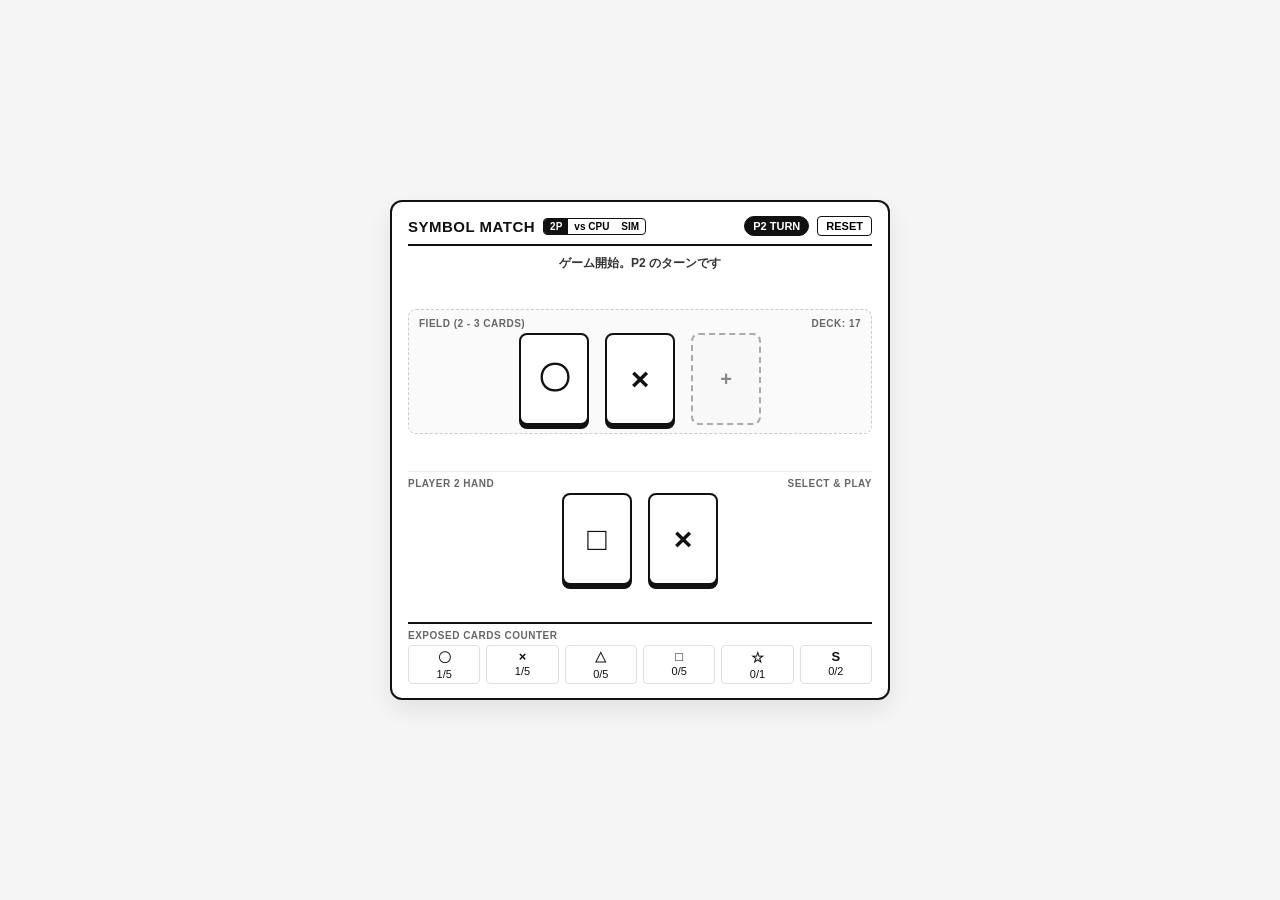
<file: docs/markslot202610.html>
<!DOCTYPE html>
<html lang="ja">
<head>
  <meta charset="UTF-8">
  <meta name="viewport" content="width=device-width, initial-scale=1.0">
  <title>SYMBOL MATCH - ミニマルカードゲーム & シミュレーター</title>
  <style>
    * {
      box-sizing: border-box;
      margin: 0;
      padding: 0;
      font-family: -apple-system, BlinkMacSystemFont, "Segoe UI", Roboto, "Helvetica Neue", Arial, sans-serif;
    }

    body {
      background-color: #f5f5f5;
      color: #111111;
      display: flex;
      justify-content: center;
      align-items: center;
      min-height: 100vh;
      padding: 10px;
    }

    /* 500x500px 盤面コンテナ */
    #game-container {
      width: 500px;
      height: 500px;
      background-color: #ffffff;
      border: 2px solid #111111;
      border-radius: 12px;
      padding: 14px 16px;
      display: flex;
      flex-direction: column;
      justify-content: space-between;
      box-shadow: 0 10px 25px rgba(0, 0, 0, 0.08);
      position: relative;
      overflow: hidden;
    }

    /* ヘッダー情報 */
    header {
      display: flex;
      justify-content: space-between;
      align-items: center;
      border-bottom: 2px solid #111111;
      padding-bottom: 8px;
    }

    .title-group {
      display: flex;
      align-items: center;
      gap: 8px;
    }

    h1 {
      font-size: 15px;
      font-weight: 800;
      letter-spacing: 0.5px;
    }

    /* モード選択トグル */
    .mode-toggle {
      display: flex;
      border: 1px solid #111111;
      border-radius: 4px;
      overflow: hidden;
    }

    .mode-btn {
      background: none;
      border: none;
      padding: 2px 6px;
      font-size: 10px;
      font-weight: 700;
      cursor: pointer;
      transition: all 0.15s;
    }

    .mode-btn.active {
      background-color: #111111;
      color: #ffffff;
    }

    .header-controls {
      display: flex;
      align-items: center;
      gap: 8px;
    }

    .turn-badge {
      font-size: 11px;
      font-weight: 700;
      padding: 3px 8px;
      border: 1px solid #111111;
      border-radius: 16px;
      background-color: #111111;
      color: #ffffff;
    }

    .btn-reset {
      background: none;
      border: 1px solid #111111;
      padding: 3px 8px;
      font-size: 11px;
      font-weight: 600;
      cursor: pointer;
      border-radius: 4px;
      transition: all 0.2s;
    }

    .btn-reset:hover {
      background-color: #111111;
      color: #ffffff;
    }

    .section-label {
      font-size: 10px;
      font-weight: 700;
      letter-spacing: 0.5px;
      color: #666666;
      margin-bottom: 4px;
      text-transform: uppercase;
      display: flex;
      justify-content: space-between;
    }

    .card-slot-group {
      display: flex;
      justify-content: center;
      gap: 16px;
    }

    .card {
      width: 70px;
      height: 92px;
      border: 2px solid #111111;
      border-radius: 8px;
      display: flex;
      justify-content: center;
      align-items: center;
      font-size: 32px;
      font-weight: bold;
      background-color: #ffffff;
      cursor: pointer;
      user-select: none;
      transition: transform 0.15s ease, box-shadow 0.15s ease, background-color 0.15s;
    }

    /* 空枠スロットのスタイル */
    .card.slot-empty {
      border: 2px dashed #aaaaaa;
      background-color: #f8f8f8;
      color: #888888;
      font-size: 20px;
    }

    .card.slot-empty:hover {
      border-color: #111111;
      color: #111111;
      background-color: #f0f0f0;
    }

    /* 場（Field） */
    .field-area {
      background-color: #fafafa;
      border: 1px dashed #ccc;
      border-radius: 8px;
      padding: 8px 10px;
      text-align: center;
    }

    .field-card {
      box-shadow: 0 4px 0 #111111;
    }

    .field-card:hover {
      transform: translateY(-2px);
    }

    /* 手札（Hand） */
    .hand-area {
      border-top: 1px solid #eeeeee;
      padding-top: 6px;
    }

    .hand-card {
      box-shadow: 0 4px 0 #111111;
    }

    .hand-card.selected {
      background-color: #111111;
      color: #ffffff;
      transform: translateY(-6px);
      box-shadow: 0 8px 0 #666666;
    }

    /* 出現カードカウンター */
    .tracker-area {
      border-top: 2px solid #111111;
      padding-top: 6px;
    }

    .tracker-grid {
      display: grid;
      grid-template-columns: repeat(6, 1fr);
      gap: 6px;
    }

    .tracker-item {
      border: 1px solid #e0e0e0;
      border-radius: 4px;
      padding: 3px 0;
      text-align: center;
      font-size: 11px;
    }

    .tracker-symbol {
      font-weight: bold;
      font-size: 13px;
      display: block;
      margin-bottom: 1px;
    }

    /* メッセージ通知 */
    .message-bar {
      font-size: 12px;
      font-weight: 600;
      text-align: center;
      height: 18px;
      line-height: 18px;
      color: #333333;
    }

    /* シミュレーションパネル */
    .sim-panel {
      display: flex;
      flex-direction: column;
      gap: 8px;
      height: 100%;
      overflow-y: auto;
      padding-right: 2px;
    }

    .sim-row {
      display: flex;
      justify-content: space-between;
      align-items: center;
      font-size: 11px;
      font-weight: 700;
      background: #fafafa;
      padding: 6px 10px;
      border: 1px solid #111111;
      border-radius: 6px;
    }

    .sim-select {
      font-size: 11px;
      padding: 2px 6px;
      border: 1px solid #111111;
      border-radius: 4px;
      background: #fff;
      font-weight: 600;
    }

    .btn-sim-run {
      background-color: #111111;
      color: #ffffff;
      border: none;
      padding: 8px;
      font-size: 12px;
      font-weight: 800;
      border-radius: 6px;
      cursor: pointer;
      letter-spacing: 1px;
      transition: background-color 0.15s;
    }

    .btn-sim-run:hover {
      background-color: #333333;
    }

    .progress-bar-bg {
      width: 100%;
      height: 8px;
      background-color: #eee;
      border: 1px solid #111111;
      border-radius: 4px;
      overflow: hidden;
    }

    .progress-bar-fill {
      height: 100%;
      width: 0%;
      background-color: #111111;
      transition: width 0.1s;
    }

    /* 分析カード */
    .sim-results {
      display: flex;
      flex-direction: column;
      gap: 6px;
    }

    .result-card {
      border: 1px solid #111111;
      border-radius: 6px;
      padding: 8px;
      background-color: #ffffff;
    }

    .result-title {
      font-size: 10px;
      font-weight: 800;
      color: #666;
      margin-bottom: 4px;
      letter-spacing: 0.5px;
    }

    .bar-group {
      display: flex;
      height: 16px;
      border: 1px solid #111111;
      border-radius: 4px;
      overflow: hidden;
      font-size: 9px;
      font-weight: 800;
      color: #fff;
      margin: 4px 0;
    }

    .bar-seg {
      display: flex;
      align-items: center;
      justify-content: center;
      height: 100%;
      white-space: nowrap;
      overflow: hidden;
    }

    .bg-dark { background-color: #111111; color: #ffffff; }
    .bg-mid { background-color: #666666; color: #ffffff; }
    .bg-light { background-color: #dddddd; color: #111111; }

    .result-stats-grid {
      display: grid;
      grid-template-columns: 1fr 1fr 1fr;
      gap: 4px;
      text-align: center;
      font-size: 10px;
      margin-top: 4px;
    }

    .stat-box {
      border: 1px solid #eee;
      border-radius: 4px;
      padding: 4px;
    }

    .stat-value {
      font-size: 12px;
      font-weight: 800;
      margin-top: 1px;
    }

    .analysis-text {
      font-size: 10.5px;
      line-height: 1.35;
      font-weight: 600;
      color: #222;
      background-color: #f0f0f0;
      padding: 6px 8px;
      border-radius: 4px;
      border-left: 3px solid #111111;
    }

    /* オーバーレイ（勝敗表示用） */
    .overlay {
      position: absolute;
      top: 0;
      left: 0;
      width: 100%;
      height: 100%;
      background-color: rgba(255, 255, 255, 0.94);
      display: flex;
      flex-direction: column;
      justify-content: center;
      align-items: center;
      gap: 16px;
      z-index: 10;
    }

    .overlay.hidden {
      display: none;
    }

    .overlay-title {
      font-size: 24px;
      font-weight: 900;
      letter-spacing: 2px;
    }

    .overlay-desc {
      font-size: 14px;
      color: #444;
    }

    .btn-main {
      background-color: #111111;
      color: #ffffff;
      border: none;
      padding: 10px 24px;
      font-size: 14px;
      font-weight: 700;
      border-radius: 6px;
      cursor: pointer;
      transition: background-color 0.2s;
    }

    .btn-main:hover {
      background-color: #333333;
    }

    /* リーチカットイン演出（モノトーン・スリリング） */
    .reach-cutin {
      position: absolute;
      top: 0;
      left: 0;
      width: 100%;
      height: 100%;
      background-color: #111111;
      color: #ffffff;
      display: flex;
      flex-direction: column;
      justify-content: center;
      align-items: center;
      z-index: 30;
      pointer-events: none;
      opacity: 0;
      overflow: hidden;
    }

    .reach-cutin.active {
      animation: cutinFlash 0.9s cubic-bezier(0.16, 1, 0.3, 1) forwards;
    }

    @keyframes cutinFlash {
      0% { opacity: 0; transform: scale(1.15); }
      12% { opacity: 1; transform: scale(1); }
      75% { opacity: 1; transform: scale(1); }
      100% { opacity: 0; transform: scale(0.92); }
    }

    /* モノトーン集中線（背景） */
    .reach-bg-lines {
      position: absolute;
      width: 220%;
      height: 220%;
      background: repeating-conic-gradient(
        from 0deg,
        #111111 0deg 12deg,
        #222222 12deg 24deg
      );
      opacity: 0.6;
      animation: spinLines 6s linear infinite;
    }

    @keyframes spinLines {
      100% { transform: rotate(360deg); }
    }

    .reach-banner {
      position: relative;
      z-index: 2;
      background: #ffffff;
      color: #111111;
      width: 130%;
      padding: 10px 0;
      text-align: center;
      font-size: 26px;
      font-weight: 900;
      letter-spacing: 6px;
      transform: rotate(-7deg);
      box-shadow: 0 0 25px rgba(0, 0, 0, 0.9);
      border-top: 4px solid #111111;
      border-bottom: 4px solid #111111;
    }

    .reach-subtext {
      position: relative;
      z-index: 2;
      margin-top: 14px;
      font-size: 11px;
      letter-spacing: 3px;
      color: #aaaaaa;
      font-weight: 800;
      transform: rotate(-7deg);
    }

    /* リーチ状態のカードスロット点滅（緊迫感） */
    .card.reach-pulse {
      border-color: #111111 !important;
      animation: reachBlink 0.7s ease-in-out infinite alternate;
    }

    @keyframes reachBlink {
      0% {
        box-shadow: 0 4px 0 #111111;
        transform: translateY(0);
      }
      100% {
        box-shadow: 0 6px 14px rgba(0, 0, 0, 0.4), 0 4px 0 #111111;
        transform: translateY(-4px);
        background-color: #111111;
        color: #ffffff;
      }
    }

    /* CPUが置いた位置を強調する3回点滅アニメーション */
    .card.cpu-highlight {
      animation: cpuFlash 0.35s ease-in-out 3;
    }

    @keyframes cpuFlash {
      0%, 100% {
        background-color: #ffffff;
        color: #111111;
        transform: scale(1);
      }
      50% {
        background-color: #111111;
        color: #ffffff;
        transform: scale(1.08);
        box-shadow: 0 0 12px rgba(0,0,0,0.8);
      }
    }

    .hidden {
      display: none !important;
    }
  </style>
</head>
<body>

  <div id="game-container">
    <header>
      <div class="title-group">
        <h1>SYMBOL MATCH</h1>
        <div class="mode-toggle">
          <button id="btn-mode-2p" class="mode-btn active" onclick="setMode('2p')">2P</button>
          <button id="btn-mode-cpu" class="mode-btn" onclick="setMode('cpu')">vs CPU</button>
          <button id="btn-mode-sim" class="mode-btn" onclick="setMode('sim')">SIM</button>
        </div>
      </div>
      <div class="header-controls">
        <div id="turn-badge" class="turn-badge">P1 TURN</div>
        <button id="btn-reset-game" class="btn-reset" onclick="initGame()">RESET</button>
      </div>
    </header>

    <!-- 通常対戦ビュー -->
    <div id="play-view" style="display: flex; flex-direction: column; height: 100%; justify-content: space-between; margin-top: 8px;">
      <!-- メッセージバー -->
      <div id="message-bar" class="message-bar">手札のカードを選んでください</div>

      <!-- 場 (3枠) -->
      <div class="field-area">
        <div class="section-label">
          <span>FIELD (2 - 3 CARDS)</span>
          <span>DECK: <span id="deck-count">0</span></span>
        </div>
        <div class="card-slot-group" id="field-slots"></div>
      </div>

      <!-- 手札 -->
      <div class="hand-area">
        <div class="section-label">
          <span id="hand-label">PLAYER 1 HAND</span>
          <span>SELECT & PLAY</span>
        </div>
        <div class="card-slot-group" id="hand-slots"></div>
      </div>

      <!-- 出現カードカウンター (公開情報) -->
      <div class="tracker-area">
        <div class="section-label">EXPOSED CARDS COUNTER</div>
        <div class="tracker-grid" id="tracker-grid"></div>
      </div>
    </div>

    <!-- シミュレータービュー -->
    <div id="sim-view" class="sim-panel hidden" style="margin-top: 8px;">
      <div class="sim-row">
        <span>PLAYER 1 AI</span>
        <select id="sim-p1-type" class="sim-select">
          <option value="counting">カウンティング (戦略AI)</option>
          <option value="random">ランダム (完全ランダム)</option>
        </select>
      </div>

      <div class="sim-row">
        <span>PLAYER 2 AI</span>
        <select id="sim-p2-type" class="sim-select">
          <option value="counting" selected>カウンティング (戦略AI)</option>
          <option value="random">ランダム (完全ランダム)</option>
        </select>
      </div>

      <div class="sim-row">
        <span>MATCHES</span>
        <select id="sim-match-count" class="sim-select">
          <option value="100">100 試合</option>
          <option value="500">500 試合</option>
          <option value="1000" selected>1,000 試合</option>
          <option value="5000">5,000 試合</option>
          <option value="10000">10,000 試合</option>
        </select>
      </div>

      <button id="btn-run-sim" class="btn-sim-run" onclick="startSimulation()">RUN SIMULATION</button>

      <div id="sim-progress-group" class="hidden" style="display:flex; flex-direction:column; gap:3px;">
        <div class="progress-bar-bg">
          <div id="sim-progress-fill" class="progress-bar-fill"></div>
        </div>
        <div id="sim-progress-text" style="font-size: 10px; text-align: right; font-weight:700;">0%</div>
      </div>

      <!-- シミュレーション結果表示領域 -->
      <div id="sim-results" class="sim-results hidden">
        <!-- 先手 vs 後手 勝率 -->
        <div class="result-card">
          <div class="result-title">FIRST VS SECOND PLAYER (先手・後手 分析)</div>
          <div class="bar-group" id="bar-first-second"></div>
          <div class="result-stats-grid">
            <div class="stat-box">先手勝利<div class="stat-value" id="stat-first-win">0%</div></div>
            <div class="stat-box">後手勝利<div class="stat-value" id="stat-second-win">0%</div></div>
            <div class="stat-box">引き分け<div class="stat-value" id="stat-draw">0%</div></div>
          </div>
        </div>

        <!-- P1 vs P2 勝率 -->
        <div class="result-card">
          <div class="result-title">P1 VS P2 RESULT</div>
          <div class="bar-group" id="bar-p1-p2"></div>
          <div class="result-stats-grid">
            <div class="stat-box">P1 勝率<div class="stat-value" id="stat-p1-win">0%</div></div>
            <div class="stat-box">P2 勝率<div class="stat-value" id="stat-p2-win">0%</div></div>
            <div class="stat-box">平均ターン<div class="stat-value" id="stat-avg-turns">0.0</div></div>
          </div>
        </div>

        <!-- 戦略インサイト -->
        <div class="result-card">
          <div class="result-title">ANALYTICAL INSIGHT</div>
          <div id="analysis-text" class="analysis-text">シミュレーション未実行です。</div>
        </div>
      </div>
    </div>

    <!-- ゲーム終了時のオーバーレイ -->
    <div id="overlay" class="overlay hidden">
      <div id="overlay-title" class="overlay-title">PLAYER 1 WIN</div>
      <div id="overlay-desc" class="overlay-desc">三枚の図柄が揃いました！</div>
      <button class="btn-main" onclick="initGame()">NEXT GAME</button>
    </div>

    <!-- リーチカットイン演出用要素 -->
    <div id="reach-cutin" class="reach-cutin">
      <div class="reach-bg-lines"></div>
      <div class="reach-banner">⚡ REACH! ⚡</div>
      <div class="reach-subtext">ONE MOVE TO WIN</div>
    </div>
  </div>

  <script>
    const SYMBOLS = ['〇', '×', '△', '□'];
    const TOTAL_COUNTS = { '〇': 5, '×': 5, '△': 5, '□': 5, '☆': 1, 'S': 2 };

    let deck = [];
    let graveyard = [];
    // 初期状態：場は3枠（2枚配置、1枠空き[null]）
    let field = [null, null, null];
    let hands = { 1: [], 2: [] };
    let currentPlayer = 1;
    let selectedHandIndex = null;
    let gameOver = false;
    
    // ゲームモード: '2p', 'cpu', 'sim'
    let currentMode = '2p';
    let cpuPlayer = 2; // vs CPUモード時はCPU=P2
    let isCpuThinking = false;

    // シミュレーション実行中フラグ
    let isSimulating = false;

    function setMode(mode) {
      if (isCpuThinking || isSimulating) return;
      currentMode = mode;
      
      document.getElementById('btn-mode-2p').className = `mode-btn ${currentMode === '2p' ? 'active' : ''}`;
      document.getElementById('btn-mode-cpu').className = `mode-btn ${currentMode === 'cpu' ? 'active' : ''}`;
      document.getElementById('btn-mode-sim').className = `mode-btn ${currentMode === 'sim' ? 'active' : ''}`;

      const playView = document.getElementById('play-view');
      const simView = document.getElementById('sim-view');
      const resetBtn = document.getElementById('btn-reset-game');

      if (currentMode === 'sim') {
        playView.classList.add('hidden');
        simView.classList.remove('hidden');
        resetBtn.classList.add('hidden');
        document.getElementById('turn-badge').textContent = "SIM MODE";
      } else {
        playView.classList.remove('hidden');
        simView.classList.add('hidden');
        resetBtn.classList.remove('hidden');
        initGame();
      }
    }

    function initGame() {
      gameOver = false;
      isCpuThinking = false;
      graveyard = [];
      selectedHandIndex = null;
      document.getElementById('overlay').classList.add('hidden');

      // 先手後手ランダム決定
      currentPlayer = Math.random() < 0.5 ? 1 : 2;

      // デッキ生成 (23枚)
      deck = [];
      SYMBOLS.forEach(s => { for (let i = 0; i < 5; i++) deck.push(s); });
      deck.push('☆');
      deck.push('S', 'S');
      shuffle(deck);

      // 初期状態：場に異なる2枚の図柄をセット（3枠目は null）
      field = [null, null, null];
      let initialPool = [...SYMBOLS];
      shuffle(initialPool);
      
      for (let i = 0; i < 2; i++) {
        const symbol = initialPool[i];
        field[i] = symbol;
        const idx = deck.indexOf(symbol);
        if (idx !== -1) deck.splice(idx, 1);
      }

      // 手札を各2枚配る
      hands[1] = [drawCard(), drawCard()].filter(Boolean);
      hands[2] = [drawCard(), drawCard()].filter(Boolean);

      const p1Name = "P1";
      const p2Name = currentMode === 'cpu' ? "CPU" : "P2";
      const startName = currentPlayer === 1 ? p1Name : p2Name;

      setMessage(`ゲーム開始。${startName} のターンです`);
      render();

      checkCpuTurn();
    }

    function shuffle(arr) {
      for (let i = arr.length - 1; i > 0; i--) {
        const j = Math.floor(Math.random() * (i + 1));
        [arr[i], arr[j]] = [arr[j], arr[i]];
      }
    }

    function drawCard() {
      return deck.length > 0 ? deck.pop() : null;
    }

    function selectHandCard(index) {
      if (gameOver || isCpuThinking || currentMode === 'sim') return;
      if (currentMode === 'cpu' && currentPlayer === cpuPlayer) return;

      const card = hands[currentPlayer][index];

      // スキップ(S)カードの即時処理
      if (card === 'S') {
        hands[currentPlayer].splice(index, 1);
        graveyard.push('S');
        selectedHandIndex = null;
        setMessage(`P${currentPlayer} は スキップ(S) を出しました`);
        endTurn();
        return;
      }

      // トグル選択
      selectedHandIndex = (selectedHandIndex === index) ? null : index;
      if (selectedHandIndex !== null) {
        setMessage("カードを配置・更新する場の枠をクリックしてください");
      } else {
        setMessage("手札のカードを選んでください");
      }
      render();
    }

    function playToField(slotIndex) {
      if (gameOver || isCpuThinking || selectedHandIndex === null || currentMode === 'sim') return;
      if (currentMode === 'cpu' && currentPlayer === cpuPlayer) return;

      executeMove(selectedHandIndex, slotIndex);
    }

    function executeMove(handIndex, slotIndex) {
      const playedCard = hands[currentPlayer][handIndex];
      const targetCard = field[slotIndex];

      // ルール判定: 空き枠(null)でなく、かつ同じ図柄の上には置けない（☆は任意）
      if (targetCard !== null && playedCard !== '☆' && playedCard === targetCard) {
        setMessage("【ルール違反】同じ図柄の上には置けません");
        return false;
      }

      // カード配置処理
      hands[currentPlayer].splice(handIndex, 1);
      if (targetCard !== null) {
        graveyard.push(targetCard);
      }
      field[slotIndex] = playedCard;
      selectedHandIndex = null;

      // 勝利判定
      if (checkWin(field)) {
        render();
        const winnerName = (currentMode === 'cpu' && currentPlayer === cpuPlayer) ? "CPU" : `PLAYER ${currentPlayer}`;
        showEndGame(`${winnerName} WIN`, `三枚の図柄が揃いました！ ${winnerName} の勝利`);
        gameOver = true;
        return true;
      }

      // リーチ検出時のカットイン演出発動
      if (isReachState(field)) {
        triggerReachCutin();
      }

      endTurn();
      return true;
    }

    // リーチカットイン演出実行関数
    function triggerReachCutin() {
      // SIMモード中は描画処理をスキップ
      if (currentMode === 'sim') return;

      const cutin = document.getElementById('reach-cutin');
      if (!cutin) return;

      cutin.classList.remove('active');
      void cutin.offsetWidth; // リフロー発生によるアニメーション再トリガー
      cutin.classList.add('active');
    }

    // 勝利判定: 3枠すべて埋まっており、かつ全ての図柄が揃っている（☆はワイルド）
    function checkWin(targetField) {
      // 3枠全て埋まっていないと勝利にならない
      if (targetField.some(s => s === null)) return false;

      const nonWilds = targetField.filter(s => s !== '☆');
      if (nonWilds.length === 0) return true; // すべて☆
      const first = nonWilds[0];
      return nonWilds.every(s => s === first);
    }

    // 相手が1手で揃えることができる危険な状態（リーチ状態）かを判定
    function isReachState(targetField) {
      const filledCards = targetField.filter(s => s !== null);
      if (filledCards.length < 2) return false;

      // 3枚埋まっていて2枚揃っている状態（あと1手で残りの1枠を上書きされて負けるリスク）
      if (filledCards.length === 3) {
        const nonWilds = targetField.filter(s => s !== '☆');
        if (nonWilds.length <= 1) return true; // ☆が2枚以上など
        return nonWilds[0] === nonWilds[1] || nonWilds[1] === nonWilds[2] || nonWilds[0] === nonWilds[2];
      }

      // 2枚埋まっている状態（空き枠にカードを置かれて即勝利されるリスク）
      if (filledCards.length === 2) {
        const nonWilds = filledCards.filter(s => s !== '☆');
        if (nonWilds.length <= 1) return true; // 2枚中1枚以上が☆なら即リーチ
        return nonWilds[0] === nonWilds[1]; // 同一図柄2枚なら空き枠で即リーチ
      }

      return false;
    }

    function endTurn() {
      // 手札の補充
      if (deck.length > 0) {
        const drawn = drawCard();
        if (drawn) hands[currentPlayer].push(drawn);
      }

      // 引き分け判定
      if (deck.length === 0 && hands[1].length === 0 && hands[2].length === 0) {
        render();
        showEndGame("DRAW GAME", "山札と手札が無くなりました。引き分けです");
        gameOver = true;
        return;
      }

      // ターン交代
      currentPlayer = currentPlayer === 1 ? 2 : 1;
      const pName = (currentMode === 'cpu' && currentPlayer === cpuPlayer) ? "CPU" : `P${currentPlayer}`;
      setMessage(`${pName} のターンです`);
      render();

      checkCpuTurn();
    }

    function checkCpuTurn() {
      if (!gameOver && currentMode === 'cpu' && currentPlayer === cpuPlayer) {
        isCpuThinking = true;
        setMessage("CPUが思考中...");
        render();
        setTimeout(playCpuTurn, 600);
      }
    }

    function getBestMove(pHand, pField, pGraveyard, aiType = 'counting') {
      let candidateMoves = [];

      for (let hIdx = 0; hIdx < pHand.length; hIdx++) {
        const card = pHand[hIdx];

        if (card === 'S') {
          candidateMoves.push({ type: 'SKIP', handIndex: hIdx, score: 0 });
          continue;
        }

        for (let slot = 0; slot < 3; slot++) {
          const targetCard = pField[slot];
          
          // 空き枠でない場合、同じ図柄の上には置けない（☆を除く）
          if (targetCard !== null && card !== '☆' && card === targetCard) continue;

          const simField = [...pField];
          simField[slot] = card;

          let score = 0;

          if (aiType === 'random') {
            // 完全ランダム思考
            score = Math.random() * 10;
          } else {
            // カウンティング・戦略AI
            if (checkWin(simField)) {
              score = 10000;
            } else {
              // 非公開カードの露出状況計算
              const exposed = [...simField.filter(Boolean), ...pGraveyard, ...pHand];

              // 2枚から3枚へ枠を増やすか、既存枠の更新か
              const wasEmpty = pField[slot] === null;

              if (isReachState(simField)) {
                // リーチ状態を作ってしまうリスク評価
                let remainingWinningCards = 0;
                const nonWilds = simField.filter(s => s !== null && s !== '☆');
                const neededSymbol = nonWilds.length > 0 ? nonWilds[0] : null;

                if (neededSymbol) {
                  const exposedCount = exposed.filter(c => c === neededSymbol).length;
                  remainingWinningCards += Math.max(0, TOTAL_COUNTS[neededSymbol] - exposedCount);
                }
                const starExposed = exposed.filter(c => c === '☆').length;
                remainingWinningCards += Math.max(0, TOTAL_COUNTS['☆'] - starExposed);

                // 大きなペナルティ
                score -= (250 + remainingWinningCards * 80);
              }

              if (card === '☆') {
                score -= 800; // ☆の無駄遣い・危険防止
              }

              if (!isReachState(simField) && card !== '☆') {
                score += 100; // 安全手の維持
                // 初期盤面（2枚）から安全に3枚目に拡張する手を評価
                if (wasEmpty) score += 50;
              }
            }
          }

          candidateMoves.push({ type: 'PLAY', handIndex: hIdx, slotIndex: slot, score: score });
        }
      }

      // スキップ(S)の評価補正
      const skipMove = candidateMoves.find(m => m.type === 'SKIP');
      if (skipMove && aiType === 'counting') {
        const playMoves = candidateMoves.filter(m => m.type === 'PLAY');
        const hasSafePlay = playMoves.some(m => m.score >= 0);
        if (!hasSafePlay) {
          skipMove.score = 150; // 危険手しかない場合はSでやり過ごす
        } else {
          skipMove.score = -100;
        }
      } else if (skipMove && aiType === 'random') {
        skipMove.score = Math.random() * 10;
      }

      if (candidateMoves.length === 0) return null;

      candidateMoves.sort((a, b) => b.score - a.score);
      const topScore = candidateMoves[0].score;
      const topMoves = candidateMoves.filter(m => m.score === topScore);
      return topMoves[Math.floor(Math.random() * topMoves.length)];
    }

    function playCpuTurn() {
      if (gameOver) {
        isCpuThinking = false;
        return;
      }

      const bestMove = getBestMove(hands[cpuPlayer], field, graveyard, 'counting');

      if (bestMove) {
        if (bestMove.type === 'SKIP') {
          isCpuThinking = false;
          hands[cpuPlayer].splice(bestMove.handIndex, 1);
          graveyard.push('S');
          selectedHandIndex = null;
          setMessage("CPU は スキップ(S) を出しました");
          endTurn();
        } else if (bestMove.type === 'PLAY') {
          // 先にカードを配置・画面描画を行ってから、置かれたスロットを点滅演出
          const success = executeMoveWithoutEndTurn(bestMove.handIndex, bestMove.slotIndex);
          if (success) {
            highlightCpuSlot(bestMove.slotIndex, () => {
              isCpuThinking = false;
              // 点滅完了後に勝利判定・ターン交代のチェックを実行
              afterMoveExecuted();
            });
          } else {
            isCpuThinking = false;
          }
        }
      } else {
        isCpuThinking = false;
        endTurn();
      }
    }

    // CPU専用：カードを置いた後に点滅演出を挟むための分割関数
    function executeMoveWithoutEndTurn(handIndex, slotIndex) {
      const playedCard = hands[currentPlayer][handIndex];
      const targetCard = field[slotIndex];

      if (targetCard !== null && playedCard !== '☆' && playedCard === targetCard) {
        return false;
      }

      hands[currentPlayer].splice(handIndex, 1);
      if (targetCard !== null) {
        graveyard.push(targetCard);
      }
      field[slotIndex] = playedCard;
      selectedHandIndex = null;

      // カードが置かれた状態を画面に反映
      render();
      return true;
    }

    // 点滅演出終了後の判定＆ターン交代処理
    function afterMoveExecuted() {
      // 勝利判定
      if (checkWin(field)) {
        render();
        const winnerName = (currentMode === 'cpu' && currentPlayer === cpuPlayer) ? "CPU" : `PLAYER ${currentPlayer}`;
        showEndGame(`${winnerName} WIN`, `三枚の図柄が揃いました！ ${winnerName} の勝利`);
        gameOver = true;
        return;
      }

      // リーチ検出時のカットイン演出発動
      if (isReachState(field)) {
        triggerReachCutin();
      }

      endTurn();
    }

    function highlightCpuSlot(slotIndex, callback) {
      const slots = document.querySelectorAll('#field-slots .card');
      const targetSlot = slots[slotIndex];

      if (!targetSlot) {
        callback();
        return;
      }

      // 3回点滅アニメーション付与（0.35s x 3回 = 約1.05s）
      targetSlot.classList.add('cpu-highlight');

      setTimeout(() => {
        targetSlot.classList.remove('cpu-highlight');
        callback();
      }, 1050);
    }

    function runSingleSimGame(p1AiType, p2AiType) {
      let simDeck = [];
      SYMBOLS.forEach(s => { for (let i = 0; i < 5; i++) simDeck.push(s); });
      simDeck.push('☆', 'S', 'S');
      shuffle(simDeck);

      // 初期盤面2枚（3枠目はnull）
      let simField = [null, null, null];
      let initialPool = [...SYMBOLS];
      shuffle(initialPool);

      for (let i = 0; i < 2; i++) {
        const symbol = initialPool[i];
        simField[i] = symbol;
        const idx = simDeck.indexOf(symbol);
        if (idx !== -1) simDeck.splice(idx, 1);
      }

      let simHands = {
        1: [simDeck.pop(), simDeck.pop()].filter(Boolean),
        2: [simDeck.pop(), simDeck.pop()].filter(Boolean)
      };

      let simGraveyard = [];
      let firstPlayer = Math.random() < 0.5 ? 1 : 2;
      let pCurr = firstPlayer;
      let turns = 0;
      let winner = 0; // 0: Draw, 1: P1, 2: P2

      while (turns < 200) {
        turns++;
        const aiType = pCurr === 1 ? p1AiType : p2AiType;
        const move = getBestMove(simHands[pCurr], simField, simGraveyard, aiType);

        if (move) {
          if (move.type === 'SKIP') {
            simHands[pCurr].splice(move.handIndex, 1);
            simGraveyard.push('S');
          } else if (move.type === 'PLAY') {
            const played = simHands[pCurr][move.handIndex];
            const target = simField[move.slotIndex];
            simHands[pCurr].splice(move.handIndex, 1);
            if (target !== null) {
              simGraveyard.push(target);
            }
            simField[move.slotIndex] = played;

            if (checkWin(simField)) {
              winner = pCurr;
              break;
            }
          }
        }

        // 補充
        if (simDeck.length > 0) {
          const drawn = simDeck.pop();
          if (drawn) simHands[pCurr].push(drawn);
        }

        // 引き分け判定
        if (simDeck.length === 0 && simHands[1].length === 0 && simHands[2].length === 0) {
          winner = 0;
          break;
        }

        pCurr = pCurr === 1 ? 2 : 1;
      }

      return {
        winner: winner,
        firstPlayer: firstPlayer,
        isFirstWin: winner === firstPlayer,
        isDraw: winner === 0,
        turns: turns
      };
    }

    function startSimulation() {
      if (isSimulating) return;

      const p1Type = document.getElementById('sim-p1-type').value;
      const p2Type = document.getElementById('sim-p2-type').value;
      const totalMatches = parseInt(document.getElementById('sim-match-count').value, 10);

      isSimulating = true;
      document.getElementById('btn-run-sim').disabled = true;
      document.getElementById('sim-progress-group').classList.remove('hidden');
      document.getElementById('sim-results').classList.add('hidden');

      let stats = {
        total: totalMatches,
        p1Wins: 0,
        p2Wins: 0,
        draws: 0,
        firstWins: 0,
        secondWins: 0,
        totalTurns: 0
      };

      let completed = 0;
      const chunkSize = Math.max(50, Math.floor(totalMatches / 20));

      function processChunk() {
        const count = Math.min(chunkSize, totalMatches - completed);
        for (let i = 0; i < count; i++) {
          const res = runSingleSimGame(p1Type, p2Type);
          stats.totalTurns += res.turns;
          if (res.isDraw) {
            stats.draws++;
          } else {
            if (res.winner === 1) stats.p1Wins++;
            if (res.winner === 2) stats.p2Wins++;

            if (res.isFirstWin) {
              stats.firstWins++;
            } else {
              stats.secondWins++;
            }
          }
        }

        completed += count;
        const pct = Math.floor((completed / totalMatches) * 100);
        document.getElementById('sim-progress-fill').style.width = `${pct}%`;
        document.getElementById('sim-progress-text').textContent = `${pct}% (${completed}/${totalMatches})`;

        if (completed < totalMatches) {
          setTimeout(processChunk, 10);
        } else {
          isSimulating = false;
          document.getElementById('btn-run-sim').disabled = false;
          renderSimResults(stats, p1Type, p2Type);
        }
      }

      setTimeout(processChunk, 10);
    }

    function renderSimResults(stats, p1Type, p2Type) {
      document.getElementById('sim-results').classList.remove('hidden');

      const firstPct = ((stats.firstWins / stats.total) * 100).toFixed(1);
      const secondPct = ((stats.secondWins / stats.total) * 100).toFixed(1);
      const drawPct = ((stats.draws / stats.total) * 100).toFixed(1);

      const p1Pct = ((stats.p1Wins / stats.total) * 100).toFixed(1);
      const p2Pct = ((stats.p2Wins / stats.total) * 100).toFixed(1);
      const avgTurns = (stats.totalTurns / stats.total).toFixed(1);

      // 数値更新
      document.getElementById('stat-first-win').textContent = `${firstPct}%`;
      document.getElementById('stat-second-win').textContent = `${secondPct}%`;
      document.getElementById('stat-draw').textContent = `${drawPct}%`;

      document.getElementById('stat-p1-win').textContent = `${p1Pct}%`;
      document.getElementById('stat-p2-win').textContent = `${p2Pct}%`;
      document.getElementById('stat-avg-turns').textContent = `${avgTurns} T`;

      // 棒グラフ（先手 / 後手）
      const barFirst = document.getElementById('bar-first-second');
      barFirst.innerHTML = `
        <div class="bar-seg bg-dark" style="width: ${firstPct}%">${firstPct > 8 ? `先手 ${firstPct}%` : ''}</div>
        <div class="bar-seg bg-mid" style="width: ${secondPct}%">${secondPct > 8 ? `後手 ${secondPct}%` : ''}</div>
        <div class="bar-seg bg-light" style="width: ${drawPct}%">${drawPct > 8 ? `引分 ${drawPct}%` : ''}</div>
      `;

      // 棒グラフ（P1 / P2）
      const barP1P2 = document.getElementById('bar-p1-p2');
      barP1P2.innerHTML = `
        <div class="bar-seg bg-dark" style="width: ${p1Pct}%">${p1Pct > 8 ? `P1 ${p1Pct}%` : ''}</div>
        <div class="bar-seg bg-mid" style="width: ${p2Pct}%">${p2Pct > 8 ? `P2 ${p2Pct}%` : ''}</div>
        <div class="bar-seg bg-light" style="width: ${drawPct}%">${drawPct > 8 ? `引分 ${drawPct}%` : ''}</div>
      `;

      // 分析テキスト自動作成
      let analysisText = "";
      const diffFirstSecond = Math.abs(parseFloat(firstPct) - parseFloat(secondPct));

      if (diffFirstSecond <= 3.0) {
        analysisText += "【初期2枚ルール効果】先手と後手の勝率はほぼ均衡しており、手番による有利・不利はほぼ解消されています。";
      } else if (parseFloat(firstPct) > parseFloat(secondPct)) {
        analysisText += `【先手有利】先手勝率が後手を ${diffFirstSecond.toFixed(1)}% 上回っています。盤面をコントロールしやすくなっています。`;
      } else {
        analysisText += `【後手有利】後手勝率が先手を ${diffFirstSecond.toFixed(1)}% 上回っています（初期3枚時代より均衡化されています）。`;
      }

      if (p1Type !== p2Type) {
        if (p1Type === 'counting' && parseFloat(p1Pct) > parseFloat(p2Pct)) {
          analysisText += " カウンティングAIがランダムAIに対して優位性を示しました。";
        } else if (p2Type === 'counting' && parseFloat(p2Pct) > parseFloat(p1Pct)) {
          analysisText += " カウンティングAIがランダムAIに対して優位性を示しました。";
        }
      }

      document.getElementById('analysis-text').textContent = analysisText;
    }

    function setMessage(msg) {
      document.getElementById('message-bar').textContent = msg;
    }

    function showEndGame(title, desc) {
      document.getElementById('overlay-title').textContent = title;
      document.getElementById('overlay-desc').textContent = desc;
      document.getElementById('overlay').classList.remove('hidden');
    }

    function render() {
      if (currentMode === 'sim') return;

      const badge = document.getElementById('turn-badge');
      const pName = (currentMode === 'cpu' && currentPlayer === cpuPlayer) ? "CPU" : `P${currentPlayer}`;
      badge.textContent = `${pName} TURN`;

      document.getElementById('deck-count').textContent = deck.length;

      const handLabel = (currentMode === 'cpu' && currentPlayer === cpuPlayer) ? "CPU HAND" : `PLAYER ${currentPlayer} HAND`;
      document.getElementById('hand-label').textContent = handLabel;

      // 場の描画（3枠固定：カードが存在する場合は表示、nullの場合は空きスロット表示）
      const fieldSlots = document.getElementById('field-slots');
      fieldSlots.innerHTML = '';
      const isReach = isReachState(field);

      field.forEach((symbol, idx) => {
        const card = document.createElement('div');
        if (symbol === null) {
          card.className = `card slot-empty ${isReach ? 'reach-pulse' : ''}`;
          card.textContent = '+';
        } else {
          card.className = `card field-card ${isReach ? 'reach-pulse' : ''}`;
          card.textContent = symbol;
        }
        card.onclick = () => playToField(idx);
        fieldSlots.appendChild(card);
      });

      // 手札の描画
      const handSlots = document.getElementById('hand-slots');
      handSlots.innerHTML = '';
      hands[currentPlayer].forEach((symbol, idx) => {
        const card = document.createElement('div');
        const isSelected = selectedHandIndex === idx;
        card.className = `card hand-card ${isSelected ? 'selected' : ''}`;
        
        if (currentMode === 'cpu' && currentPlayer === cpuPlayer) {
          card.textContent = '・';
          card.style.opacity = '0.7';
        } else {
          card.textContent = symbol;
        }

        card.onclick = () => selectHandCard(idx);
        handSlots.appendChild(card);
      });

      // 出現カードカウンター
      const exposedCards = [...field.filter(Boolean), ...graveyard];
      const trackerGrid = document.getElementById('tracker-grid');
      trackerGrid.innerHTML = '';

      const allSymbols = [...SYMBOLS, '☆', 'S'];
      allSymbols.forEach(type => {
        const count = exposedCards.filter(c => c === type).length;
        const total = TOTAL_COUNTS[type];
        const item = document.createElement('div');
        item.className = 'tracker-item';
        item.innerHTML = `<span class="tracker-symbol">${type}</span>${count}/${total}`;
        trackerGrid.appendChild(item);
      });
    }

    // 初回起動
    initGame();
  </script>
</body>
</html>
</file>
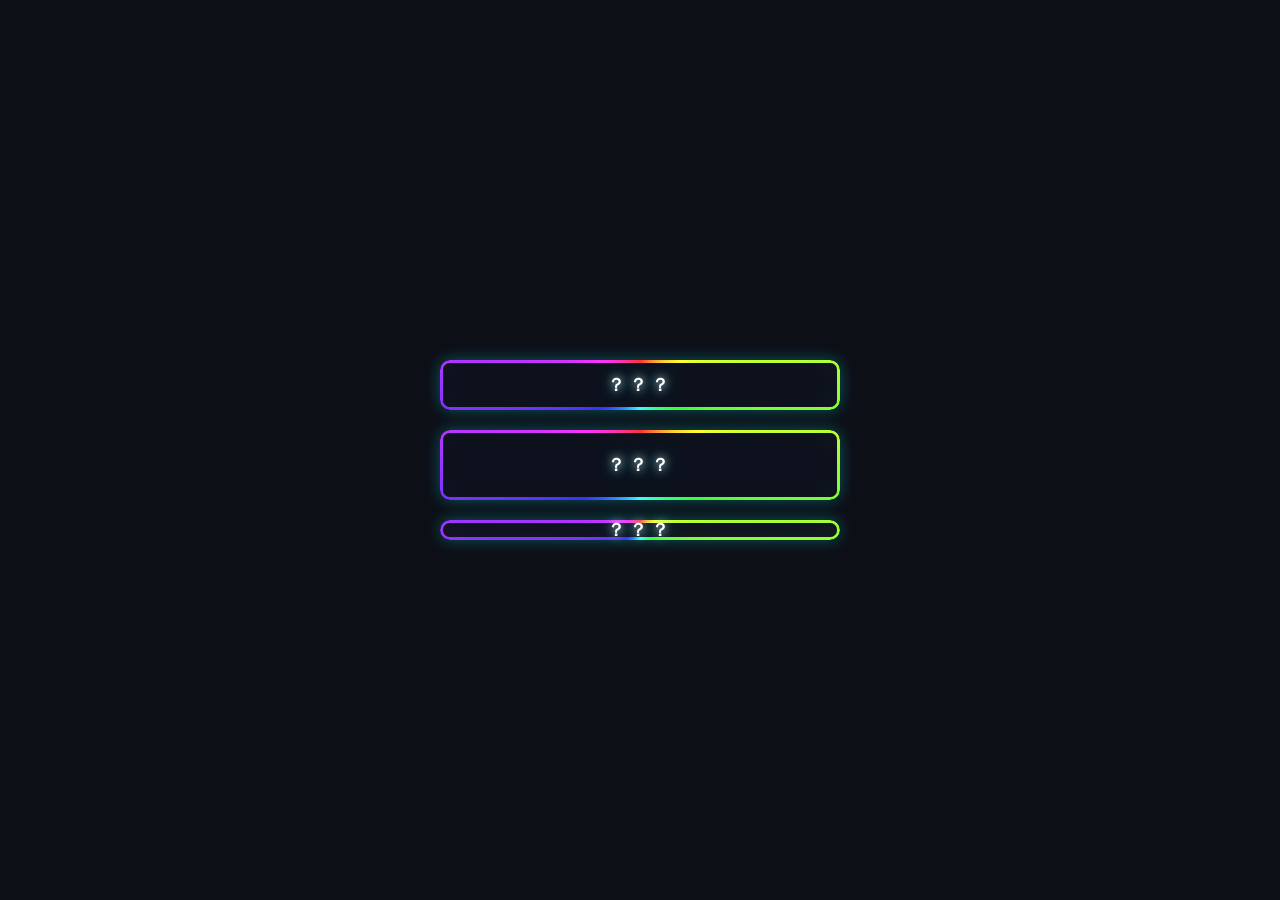
<file: docs/rgb_gaming_rectangles.html>
<!DOCTYPE html>
<html lang="ja">
<head>
    <meta charset="UTF-8">
    <meta name="viewport" content="width=device-width, initial-scale=1.0">
    <title>Gaming RGB Rectangles - Perfect Transparency</title>
    <style>
        * {
            box-sizing: border-box;
        }

        body {
            margin: 0;
            padding: 0;
            min-height: 100vh;
            display: flex;
            flex-direction: column;
            justify-content: center;
            align-items: center;
            gap: 20px;
            
            /* 確認しやすい鮮やかな背景画像（サイバーパンク風） */
            background-image: url('https://images.unsplash.com/photo-1550745165-9bc0b252726f?q=80&w=1200&auto=format&fit=crop');
            background-size: cover;
            background-position: center;
            background-repeat: no-repeat;
            background-attachment: fixed;
            background-color: #0d0f17;
            
            font-family: 'Segoe UI', Tahoma, Geneva, Verdana, sans-serif;
            color: #fff;
            overflow: hidden;
        }

        /* === 1. 矩形の親コンテナ === */
        .gaming-rect {
            position: relative;
            border-radius: 10px;
            box-shadow: 0 0 15px rgba(0, 255, 255, 0.3);
        }

        /* === 2. 枠線だけを残して中央をくり抜くマスク層 === */
        .gaming-rect-border-mask {
            position: absolute;
            inset: 0;
            border-radius: 10px;
            padding: 3px; /* 枠線の太さ */
            
            /* CSS Maskで「枠の3px部分だけ」を残し、中央領域を完全に透明（空洞）にくり抜く */
            -webkit-mask: linear-gradient(#fff 0 0) content-box, linear-gradient(#fff 0 0);
            -webkit-mask-composite: xor;
            mask-composite: exclude;
            
            overflow: hidden;
            pointer-events: none;
            z-index: 1;
        }

        /* マスクの中で回転する虹色グラデーション */
        .gaming-rect-gradient {
            position: absolute;
            top: 50%;
            left: 50%;
            width: 600px;
            height: 600px;
            margin-top: -300px;
            margin-left: -300px;
            
            background: conic-gradient(
                hsl(0, 100%, 60%),
                hsl(60, 100%, 60%),
                hsl(120, 100%, 60%),
                hsl(180, 100%, 60%),
                hsl(240, 100%, 60%),
                hsl(300, 100%, 60%),
                hsl(360, 100%, 60%)
            );
            
            animation: rotateRGB 4s linear infinite;
        }

        /* === 3. 枠内のコンテンツ領域（完全透過＋すりガラス） === */
        .gaming-rect-inner {
            position: absolute;
            inset: 3px; /* 枠線の内側にぴったり配置 */
            border-radius: 7px;
            z-index: 2;
            
            /* 下にグラデーションが存在しないため、bodyの背景画像が直接きれいに透過します */
            background-color: rgba(15, 23, 42, 0.35); /* 35%の薄い紺色 */
            
            /* 背景画像をぼかす（すりガラス効果） */
            backdrop-filter: blur(10px);
            -webkit-backdrop-filter: blur(10px);
            
            display: flex;
            justify-content: center;
            align-items: center;
        }

        /* テキスト表示 */
        .gaming-text {
            color: #ffffff;
            font-size: 1.1rem;
            font-weight: bold;
            letter-spacing: 4px;
            text-shadow: 0 0 8px rgba(255, 255, 255, 0.9),
                         0 0 15px rgba(0, 255, 255, 0.7);
            user-select: none;
        }

        /* 枠線回転アニメーション */
        @keyframes rotateRGB {
            0% { transform: rotate(0deg); }
            100% { transform: rotate(360deg); }
        }
    </style>
</head>
<body>

    <script>
        document.addEventListener('DOMContentLoaded', () => {
            // サイズ設定
            const rectsConfig = [
                { width: '400px', height: '50px' },
                { width: '400px', height: '70px' },
                { width: '400px', height: '20px' }
            ];

            rectsConfig.forEach(config => {
                // 親コンテナ
                const rect = document.createElement('div');
                rect.className = 'gaming-rect';
                rect.style.width = config.width;
                rect.style.height = config.height;

                // くり抜きマスク層
                const borderMask = document.createElement('div');
                borderMask.className = 'gaming-rect-border-mask';

                // マスク内で回転するグラデーション
                const gradient = document.createElement('div');
                gradient.className = 'gaming-rect-gradient';
                borderMask.appendChild(gradient);

                // 内側の半透明・すりガラス領域
                const inner = document.createElement('div');
                inner.className = 'gaming-rect-inner';

                // テキスト
                const text = document.createElement('span');
                text.className = 'gaming-text';
                text.textContent = '？？？';

                // 組み立て
                inner.appendChild(text);
                rect.appendChild(borderMask);
                rect.appendChild(inner);
                
                document.body.appendChild(rect);
            });
        });
    </script>
</body>
</html>
</file>
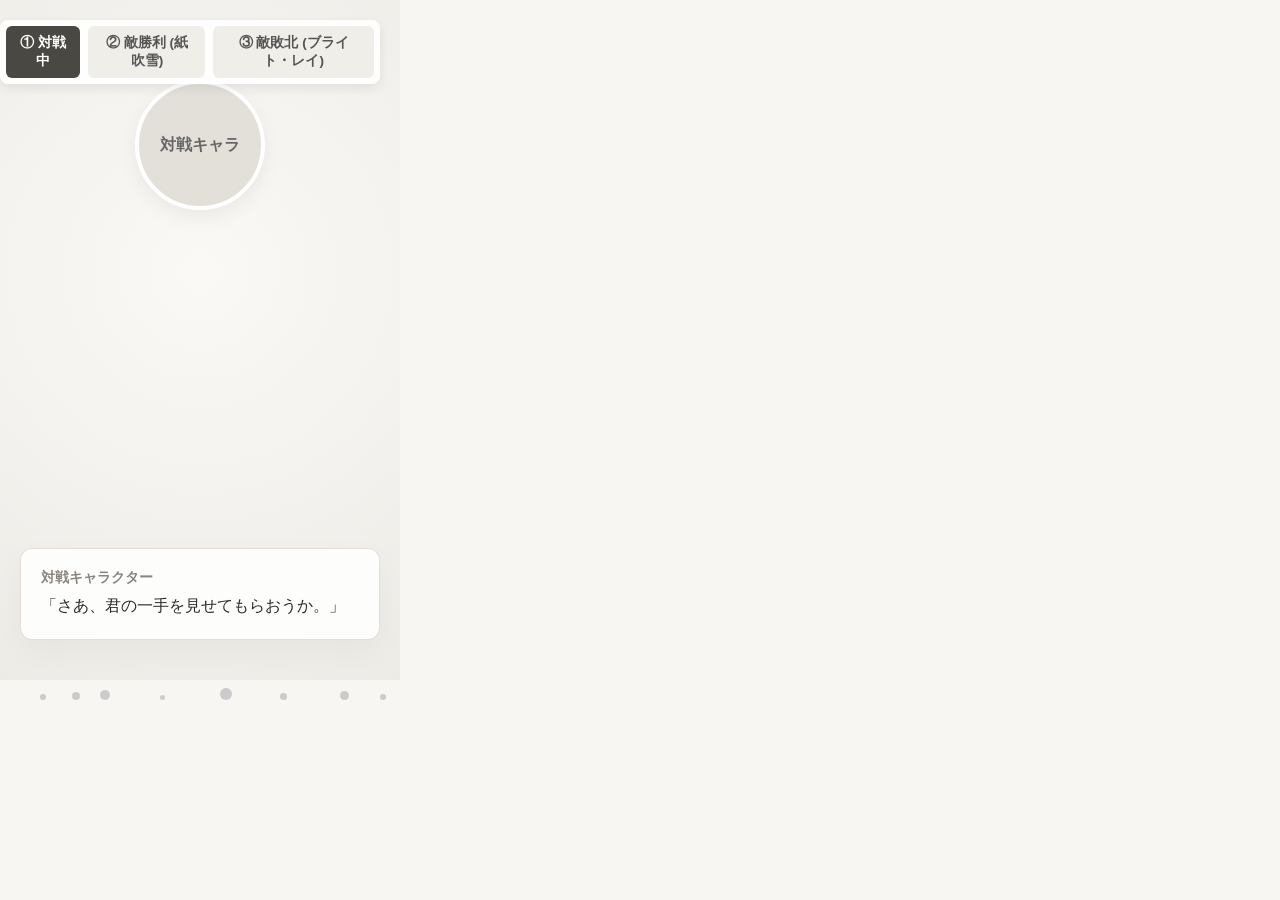
<file: docs/enshutu/enshutu.html>
<!DOCTYPE html>
<html lang="ja">
<head>
  <meta charset="UTF-8">
  <meta name="viewport" content="width=device-width, initial-scale=1.0">
  <title>テーブルゲーム対戦背景演出デモ</title>
  <style>
    :root {
      --bg-color: #f7f6f2; /* オフホワイト */
      --particle-color: rgba(140, 140, 145, 0.4);
      --confetti-color1: rgba(180, 180, 185, 0.7);
      --confetti-color2: rgba(210, 210, 215, 0.8);
      --confetti-color3: rgba(150, 150, 155, 0.6);
      --gold-glow: rgba(220, 190, 120, 0.4);
      --text-main: #33322f;
    }

    * {
      box-sizing: border-box;
      margin: 0;
      padding: 0;
    }

    body {
      width: 100vw;
      height: 100vh;
      overflow: hidden;
      font-family: 'Helvetica Neue', Arial, 'Hiragino Kaku Gothic ProN', 'Hiragino Sans', sans-serif;
      background-color: var(--bg-color);
      color: var(--text-main);
      user-select: none;
    }

    /* --------------------------------------------------
     * 1. ベース背景（オフホワイト＆テクスチャ）
     * -------------------------------------------------- */
    .game-container {
      position: relative;
      width: 400px;
      height: 680px;
      background: radial-gradient(circle at 50% 40%, #faf9f6 0%, #edebe6 100%);
      transition: background 1.5s ease;
    }

    /* --------------------------------------------------
     * 2. 対戦時：淡いグレーの浮遊粒子 (Particles)
     * -------------------------------------------------- */
    .particle-layer {
      position: absolute;
      inset: 0;
      pointer-events: none;
      opacity: 1;
      transition: opacity 1s ease;
    }

    .particle {
      position: absolute;
      bottom: -20px;
      background-color: var(--particle-color);
      border-radius: 50%;
      will-change: transform, opacity;
      animation: floatUp linear infinite;
    }

    /* 粒子のバリエーション (PureCSS) */
    .particle:nth-child(1) { left: 10%; width: 6px; height: 6px; animation-duration: 9s; animation-delay: 0s; }
    .particle:nth-child(2) { left: 25%; width: 10px; height: 10px; animation-duration: 13s; animation-delay: 2s; }
    .particle:nth-child(3) { left: 40%; width: 5px; height: 5px; animation-duration: 8s; animation-delay: 4s; }
    .particle:nth-child(4) { left: 55%; width: 12px; height: 12px; animation-duration: 15s; animation-delay: 1s; }
    .particle:nth-child(5) { left: 70%; width: 7px; height: 7px; animation-duration: 10s; animation-delay: 3s; }
    .particle:nth-child(6) { left: 85%; width: 9px; height: 9px; animation-duration: 12s; animation-delay: 5s; }
    .particle:nth-child(7) { left: 95%; width: 6px; height: 6px; animation-duration: 11s; animation-delay: 2.5s; }
    .particle:nth-child(8) { left: 18%; width: 8px; height: 8px; animation-duration: 14s; animation-delay: 6s; }

    @keyframes floatUp {
      0% {
        transform: translateY(0) translateX(0);
        opacity: 0;
      }
      20% {
        opacity: 0.8;
      }
      80% {
        opacity: 0.8;
      }
      100% {
        transform: translateY(-105vh) translateX(30px);
        opacity: 0;
      }
    }

    /* --------------------------------------------------
     * 3. 敵勝利（味方敗北）：淡いグレーの紙吹雪 (Confetti)
     * -------------------------------------------------- */
    .confetti-layer {
      position: absolute;
      inset: 0;
      pointer-events: none;
      opacity: 0;
      transition: opacity 0.8s ease;
    }

    .state-enemy-win .confetti-layer {
      opacity: 1;
    }

    .state-enemy-win .particle-layer {
      opacity: 0.2; /* 粒子は薄く残すか非表示 */
    }

    .confetti {
      position: absolute;
      top: -20px;
      width: 10px;
      height: 14px;
      opacity: 0;
      will-change: transform, opacity;
    }

    .state-enemy-win .confetti {
      animation: confettiFall linear infinite;
    }

    /* 紙吹雪のバリエーション */
    .confetti:nth-child(1) { left: 8%; background-color: var(--confetti-color1); animation-duration: 4.5s; animation-delay: 0s; }
    .confetti:nth-child(2) { left: 20%; background-color: var(--confetti-color2); animation-duration: 5.5s; animation-delay: 0.8s; width: 8px; height: 12px; }
    .confetti:nth-child(3) { left: 35%; background-color: var(--confetti-color3); animation-duration: 4.0s; animation-delay: 0.3s; }
    .confetti:nth-child(4) { left: 50%; background-color: var(--confetti-color1); animation-duration: 6.0s; animation-delay: 1.2s; width: 12px; height: 16px; }
    .confetti:nth-child(5) { left: 65%; background-color: var(--confetti-color2); animation-duration: 4.8s; animation-delay: 0.5s; }
    .confetti:nth-child(6) { left: 78%; background-color: var(--confetti-color3); animation-duration: 5.2s; animation-delay: 1.5s; }
    .confetti:nth-child(7) { left: 90%; background-color: var(--confetti-color1); animation-duration: 4.2s; animation-delay: 0.2s; }
    .confetti:nth-child(8) { left: 28%; background-color: var(--confetti-color2); animation-duration: 5.8s; animation-delay: 1.8s; }

    @keyframes confettiFall {
      0% {
        transform: translateY(0) rotateX(0deg) rotateY(0deg) rotateZ(0deg);
        opacity: 0;
      }
      10% {
        opacity: 1;
      }
      90% {
        opacity: 0.9;
      }
      100% {
        transform: translateY(105vh) rotateX(720deg) rotateY(360deg) rotateZ(180deg);
        opacity: 0;
      }
    }

    /* --------------------------------------------------
     * 4. プレイヤー勝利（敵敗北）：後光（ブライト・レイ）演出
     * -------------------------------------------------- */
    .victory-layer {
      position: absolute;
      inset: 0;
      pointer-events: none;
      opacity: 0;
      transition: opacity 1.2s ease;
      display: flex;
      justify-content: center;
      align-items: center;
    }

    .state-player-win .victory-layer {
      opacity: 1;
    }

    .state-player-win .particle-layer {
      opacity: 0.3;
    }

    /* 中央から広がる淡い金の光輪 */
    .sunburst-halo {
      position: absolute;
      width: 600px;
      height: 600px;
      border-radius: 50%;
      background: radial-gradient(circle, var(--gold-glow) 0%, rgba(247, 246, 242, 0) 70%);
      transform: scale(0.8);
      will-change: transform, opacity;
    }

    .state-player-win .sunburst-halo {
      animation: haloPulse 6s ease-in-out infinite alternate;
    }

    /* ゆっくり回転する多角形の光線 */
    .sunburst-rays {
      position: absolute;
      width: 800px;
      height: 800px;
      background: conic-gradient(
        from 0deg,
        transparent 0deg 20deg,
        rgba(220, 190, 120, 0.12) 20deg 40deg,
        transparent 40deg 70deg,
        rgba(220, 190, 120, 0.1) 70deg 90deg,
        transparent 90deg 130deg,
        rgba(220, 190, 120, 0.15) 130deg 150deg,
        transparent 150deg 200deg,
        rgba(220, 190, 120, 0.1) 200deg 230deg,
        transparent 230deg 280deg,
        rgba(220, 190, 120, 0.12) 280deg 310deg,
        transparent 310deg 360deg
      );
      border-radius: 50%;
      will-change: transform;
    }

    .state-player-win .sunburst-rays {
      animation: rotateRays 40s linear infinite;
    }

    @keyframes haloPulse {
      0% { transform: scale(0.85); opacity: 0.6; }
      100% { transform: scale(1.15); opacity: 0.9; }
    }

    @keyframes rotateRays {
      from { transform: rotate(0deg); }
      to { transform: rotate(360deg); }
    }

    /* --------------------------------------------------
     * 5. モック画面用UI＆会話ウィンドウ
     * -------------------------------------------------- */
    .stage {
      position: relative;
      width: 100%;
      height: 100%;
      display: flex;
      flex-direction: column;
      justify-content: space-between;
      align-items: center;
      padding: 40px 20px;
      z-index: 10;
    }

    .character-area {
      margin-top: 40px;
      text-align: center;
    }

    .character-avatar {
      width: 130px;
      height: 130px;
      border-radius: 50%;
      background-color: #e2e0d8;
      border: 4px solid #fff;
      box-shadow: 0 8px 20px rgba(0,0,0,0.06);
      display: flex;
      align-items: center;
      justify-content: center;
      font-weight: bold;
      color: #666;
      margin: 0 auto 12px;
      transition: transform 0.5s ease;
    }

    .state-player-win .character-avatar {
      transform: translateY(6px); /* 負けて少しうつむく */
    }

    .dialogue-box {
      width: 100%;
      max-width: 560px;
      background: rgba(255, 255, 255, 0.85);
      backdrop-filter: blur(8px);
      border: 1px solid rgba(220, 215, 205, 0.8);
      border-radius: 12px;
      padding: 20px;
      box-shadow: 0 10px 30px rgba(0,0,0,0.04);
      min-height: 90px;
      transition: border-color 0.5s ease;
    }

    .state-player-win .dialogue-box {
      border-color: rgba(210, 180, 110, 0.6); /* 会話枠もほんのりゴールド */
    }

    .speaker-name {
      font-size: 0.85rem;
      font-weight: bold;
      color: #88847d;
      margin-bottom: 6px;
    }

    .dialogue-text {
      font-size: 1rem;
      line-height: 1.6;
      color: #2c2b28;
    }

    /* デモ切り替え用コントローラー */
    .controls {
      position: absolute;
      top: 20px;
      right: 20px;
      z-index: 100;
      display: flex;
      gap: 8px;
      background: rgba(255,255,255,0.9);
      padding: 6px;
      border-radius: 8px;
      box-shadow: 0 4px 12px rgba(0,0,0,0.08);
    }

    .btn {
      border: none;
      background: #f0eee8;
      color: #555;
      padding: 8px 14px;
      border-radius: 6px;
      font-size: 0.85rem;
      cursor: pointer;
      font-weight: 600;
      transition: all 0.2s ease;
    }

    .btn:hover {
      background: #e2ded4;
    }

    .btn.active {
      background: #4a4843;
      color: #fff;
    }
  </style>
</head>
<body>

  <div id="app" class="game-container">
    <!-- デモ用状態切り替えボタン -->
    <div class="controls">
      <button class="btn active" onclick="setState('')">① 対戦中</button>
      <button class="btn" onclick="setState('state-enemy-win')">② 敵勝利 (紙吹雪)</button>
      <button class="btn" onclick="setState('state-player-win')">③ 敵敗北 (ブライト・レイ)</button>
    </div>

    <!-- 背景層：対戦中（淡いグレー粒子） -->
    <div class="particle-layer">
      <div class="particle"></div>
      <div class="particle"></div>
      <div class="particle"></div>
      <div class="particle"></div>
      <div class="particle"></div>
      <div class="particle"></div>
      <div class="particle"></div>
      <div class="particle"></div>
    </div>

    <!-- 背景層：敵勝利（淡いグレー紙吹雪） -->
    <div class="confetti-layer">
      <div class="confetti"></div>
      <div class="confetti"></div>
      <div class="confetti"></div>
      <div class="confetti"></div>
      <div class="confetti"></div>
      <div class="confetti"></div>
      <div class="confetti"></div>
      <div class="confetti"></div>
    </div>

    <!-- 背景層：敵敗北／プレイヤー勝利（ブライト・レイ＆後光） -->
    <div class="victory-layer">
      <div class="sunburst-rays"></div>
      <div class="sunburst-halo"></div>
    </div>

    <!-- モック画面（対戦相手＆会話） -->
    <div class="stage">
      <div class="character-area">
        <div class="character-avatar">対戦キャラ</div>
      </div>

      <div class="dialogue-box">
        <div id="speaker" class="speaker-name">対戦キャラクター</div>
        <div id="dialogue" class="dialogue-text">「さあ、君の一手を見せてもらおうか。」</div>
      </div>
    </div>
  </div>

  <script>
    function setState(stateClass) {
      const app = document.getElementById('app');
      const speaker = document.getElementById('speaker');
      const dialogue = document.getElementById('dialogue');
      const buttons = document.querySelectorAll('.btn');

      app.className = 'game-container ' + stateClass;

      buttons.forEach(btn => btn.classList.remove('active'));

      if (stateClass === '') {
        buttons[0].classList.add('active');
        speaker.textContent = '対戦キャラクター';
        dialogue.textContent = '「さあ、君の一手を見せてもらおうか。」';
      } else if (stateClass === 'state-enemy-win') {
        buttons[1].classList.add('active');
        speaker.textContent = '対戦キャラクター';
        dialogue.textContent = '「私の勝ちだね。ふふ、良い勝負だったよ。」';
      } else if (stateClass === 'state-player-win') {
        buttons[2].classList.add('active');
        speaker.textContent = '対戦キャラクター';
        dialogue.textContent = '「見事な腕前だ……参ったよ。君の勝利だね。」';
      }
    }
  </script>
</body>
</html>
</file>
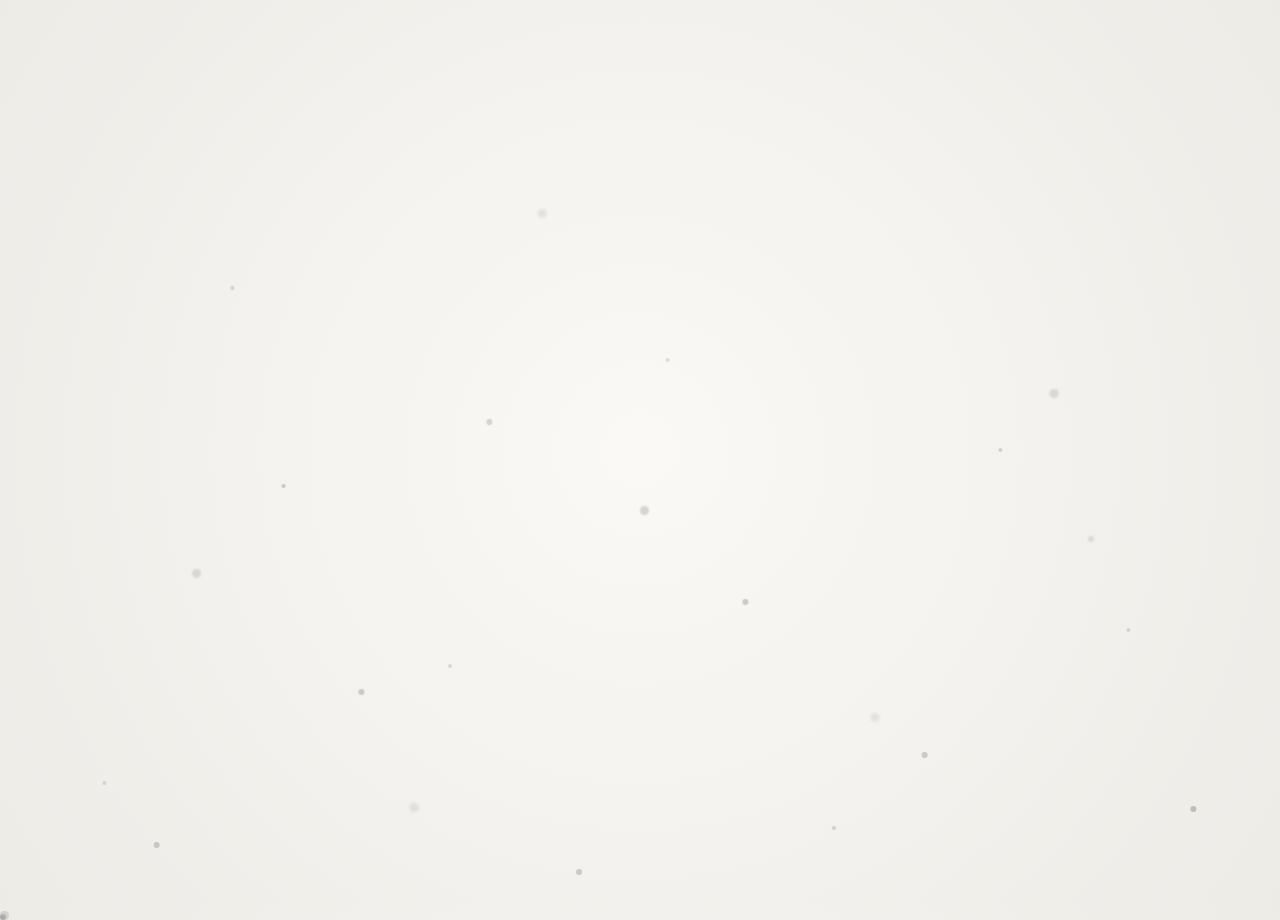
<file: docs/enshutu/enshutu2.html>
<!DOCTYPE html>
<html lang="ja">
<head>
  <meta charset="UTF-8">
  <meta name="viewport" content="width=device-width, initial-scale=1.0">
  <title>box-shadow 粒子アニメーション</title>
  <style>
    :root {
      --bg-color: #f7f6f2; /* オフホワイト */
    }

    * {
      box-sizing: border-box;
      margin: 0;
      padding: 0;
    }

    body {
      width: 100vw;
      height: 100vh;
      overflow: hidden;
      background-color: var(--bg-color);
      /* 中央をほんのり明るくしたグラデーション背景 */
      background: radial-gradient(circle at 50% 50%, #faf9f6 0%, #edebe6 100%);
    }

    /* --------------------------------------------------
     * 粒子レイヤー（3つの要素のみで構成）
     * -------------------------------------------------- */
    .particle-container {
      position: absolute;
      inset: 0;
      pointer-events: none;
    }

    /* 粒子の基本スタイル（共通の1粒） */
    .particle-group {
      position: absolute;
      bottom: -20px;
      left: 0;
      width: 6px;
      height: 6px;
      border-radius: 50%;
      background: rgba(140, 140, 145, 0.45);
      will-change: transform, opacity;
    }

    /* --------------------------------------------------
     * box-shadow による粒子の増殖定義
     * -------------------------------------------------- */

    /* グループ 1：標準的なサイズの粒子群（8個分） */
    .group-1 {
      box-shadow:
        12vw -8vh 0 0 rgba(140, 140, 145, 0.4),
        28vw -25vh 1px 0 rgba(160, 160, 165, 0.5),
        45vw -5vh 0 0 rgba(130, 130, 135, 0.35),
        58vw -35vh 1px 0 rgba(150, 150, 155, 0.45),
        72vw -18vh 0 0 rgba(140, 140, 145, 0.4),
        85vw -42vh 2px 0 rgba(160, 160, 165, 0.3),
        93vw -12vh 0 0 rgba(130, 130, 135, 0.45),
        38vw -55vh 1px 0 rgba(150, 150, 155, 0.35);

      animation: floatUp1 14s linear infinite;
      animation-delay: 0s;
    }

    /* グループ 2：少し小さめで奥にあるような粒子群（8個分） */
    .group-2 {
      width: 4px;
      height: 4px;
      background: rgba(150, 150, 155, 0.35);
      box-shadow:
        8vw -15vh 0 0 rgba(150, 150, 155, 0.3),
        22vw -48vh 1px 0 rgba(130, 130, 135, 0.4),
        35vw -28vh 0 0 rgba(160, 160, 165, 0.35),
        52vw -62vh 0 0 rgba(140, 140, 145, 0.25),
        65vw -10vh 1px 0 rgba(150, 150, 155, 0.4),
        78vw -52vh 0 0 rgba(130, 130, 135, 0.3),
        88vw -32vh 0 0 rgba(160, 160, 165, 0.35),
        18vw -70vh 1px 0 rgba(140, 140, 145, 0.3);

      animation: floatUp2 18s linear infinite;
      animation-delay: -6s; /* 最初から途中まで上がっている状態にする */
    }

    /* グループ 3：手前にある大きめでボケ感のある粒子群（6個分） */
    .group-3 {
      width: 9px;
      height: 9px;
      background: rgba(130, 130, 135, 0.25);
      box-shadow:
        15vw -38vh 2px 0 rgba(140, 140, 145, 0.25),
        32vw -12vh 3px 0 rgba(150, 150, 155, 0.2),
        50vw -45vh 2px 0 rgba(130, 130, 135, 0.3),
        68vw -22vh 3px 0 rgba(160, 160, 165, 0.2),
        82vw -58vh 2px 0 rgba(140, 140, 145, 0.25),
        42vw -78vh 3px 0 rgba(150, 150, 155, 0.2);

      animation: floatUp3 22s linear infinite;
      animation-delay: -11s;
    }

    /* --------------------------------------------------
     * キーフレーム（それぞれ揺れ方と移動スピードを変える）
     * -------------------------------------------------- */
    @keyframes floatUp1 {
      0% {
        transform: translateY(0) translateX(0);
        opacity: 0;
      }
      10% { opacity: 1; }
      90% { opacity: 1; }
      100% {
        transform: translateY(-115vh) translateX(25px);
        opacity: 0;
      }
    }

    @keyframes floatUp2 {
      0% {
        transform: translateY(0) translateX(0);
        opacity: 0;
      }
      15% { opacity: 0.8; }
      85% { opacity: 0.8; }
      100% {
        transform: translateY(-115vh) translateX(-20px);
        opacity: 0;
      }
    }

    @keyframes floatUp3 {
      0% {
        transform: translateY(0) translateX(0);
        opacity: 0;
      }
      20% { opacity: 0.7; }
      80% { opacity: 0.7; }
      100% {
        transform: translateY(-115vh) translateX(15px);
        opacity: 0;
      }
    }
  </style>
</head>
<body>

  <!-- HTML要素は実質3つのみ -->
  <div class="particle-container">
    <div class="particle-group group-1"></div>
    <div class="particle-group group-2"></div>
    <div class="particle-group group-3"></div>
  </div>

</body>
</html>
</file>
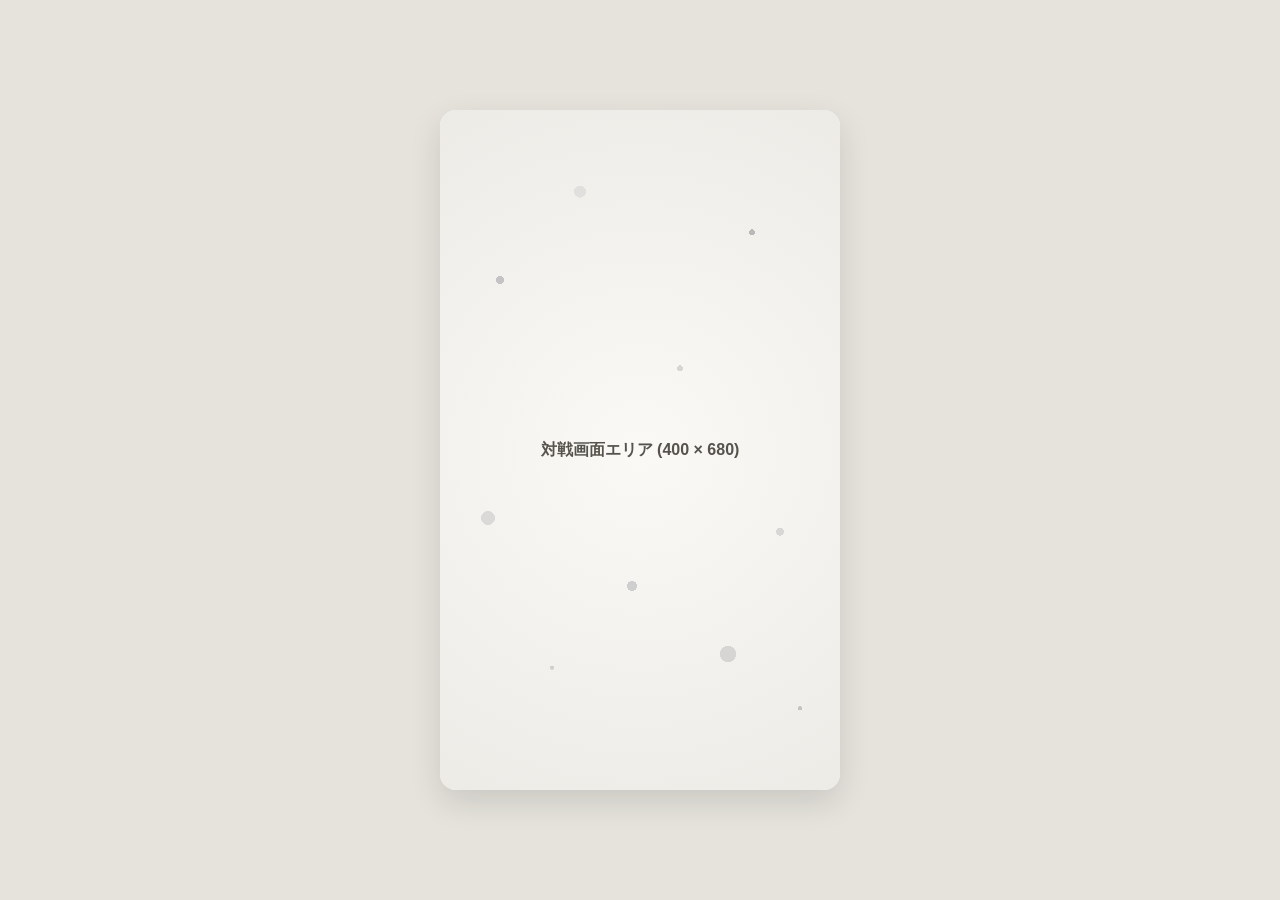
<file: docs/enshutu/enshutu3.html>
<!DOCTYPE html>
<html lang="ja">
<head>
  <meta charset="UTF-8">
  <meta name="viewport" content="width=device-width, initial-scale=1.0">
  <title>枠内限定 Radial Gradient 粒子背景アニメーション</title>
  <style>
    :root {
      --bg-color: #f7f6f2; /* オフホワイト */
    }

    * {
      box-sizing: border-box;
      margin: 0;
      padding: 0;
    }

    /* 全体中央配置用 */
    body {
      width: 100vw;
      height: 100vh;
      background-color: #e5e3dc; /* 画面枠の外側 */
      display: flex;
      justify-content: center;
      align-items: center;
    }

    /* --------------------------------------------------
     * 1. 演出を閉じ込める指定サイズの枠（ゲーム画面）
     * -------------------------------------------------- */
    .game-window {
      position: relative; /* 子要素の絶対配置の基準 */
      width: 400px;
      height: 680px;
      overflow: hidden;   /* 枠からはみ出る粒子をカット */
      border-radius: 16px;
      box-shadow: 0 12px 32px rgba(0, 0, 0, 0.12);
      background-color: var(--bg-color);
    }

    /* --------------------------------------------------
     * 2. 枠内いっぱいに広げる粒子背景レイヤー
     * -------------------------------------------------- */
    .particle-bg {
      position: absolute;
      inset: 0; /* top: 0; right: 0; bottom: 0; left: 0; と同義 */
      pointer-events: none;

      /* 
       * 複数の円形グラデーション（粒子）を重ね合わせて定義
       * 位置（at X% Y%）は 400px x 680px の範囲内で分散
       */
      background-image: 
        /* 層 A : 標準サイズの粒子群 */
        radial-gradient(circle 4px at 15% 25%, rgba(140, 140, 145, 0.45) 99%, transparent 100%),
        radial-gradient(circle 5px at 48% 70%, rgba(150, 150, 155, 0.4)  99%, transparent 100%),
        radial-gradient(circle 3px at 78% 18%, rgba(130, 130, 135, 0.5)  99%, transparent 100%),
        radial-gradient(circle 4px at 85% 62%, rgba(160, 160, 165, 0.35) 99%, transparent 100%),

        /* 層 B : 小さめで遠くにある粒子群 */
        radial-gradient(circle 2px at 28% 82%, rgba(150, 150, 155, 0.35) 99%, transparent 100%),
        radial-gradient(circle 3px at 60% 38%, rgba(140, 140, 145, 0.3)  99%, transparent 100%),
        radial-gradient(circle 2px at 90% 88%, rgba(130, 130, 135, 0.4)  99%, transparent 100%),

        /* 層 C : 大きめで手前にあるボケ感のある粒子群 */
        radial-gradient(circle 7px at 12% 60%, rgba(140, 140, 145, 0.25) 99%, transparent 100%),
        radial-gradient(circle 6px at 35% 12%, rgba(160, 160, 165, 0.2)  99%, transparent 100%),
        radial-gradient(circle 8px at 72% 80%, rgba(130, 130, 135, 0.25) 99%, transparent 100%),

        /* 全体ベース背景グラデーション */
        radial-gradient(circle at 50% 50%, #faf9f6 0%, #edebe6 100%);

      /* 
       * 高さを枠と同じ 680px に合わせることで1画面ループを成立させる
       */
      background-size: 100% 680px;
      background-repeat: repeat-y;

      will-change: background-position;
      animation: bgFloatUp 16s linear infinite;
    }

    /* --------------------------------------------------
     * 高さ 680px 分スクロールさせてシームレスループ
     * -------------------------------------------------- */
    @keyframes bgFloatUp {
      0% {
        background-position: 
          0 0, 0 0, 0 0, 0 0,
          0 0, 0 0, 0 0,
          0 0, 0 0, 0 0,
          0 0;
      }
      100% {
        /* 高さと同じ -680px 分移動 */
        background-position: 
          0 -680px, 0 -680px, 0 -680px, 0 -680px,
          0 -680px, 0 -680px, 0 -680px,
          0 -680px, 0 -680px, 0 -680px,
          0 0;
      }
    }

    /* 参考用：枠内のダミーコンテンツ */
    .game-content {
      position: relative;
      z-index: 1;
      height: 100%;
      display: flex;
      justify-content: center;
      align-items: center;
      color: #55534c;
      font-family: sans-serif;
      font-weight: bold;
    }
  </style>
</head>
<body>

  <!-- 幅 400px x 高さ 680px の対戦画面枠 -->
  <div class="game-window">
    <div class="particle-bg"></div>
    <div class="game-content">
      対戦画面エリア (400 × 680)
    </div>
  </div>

</body>
</html>
</file>
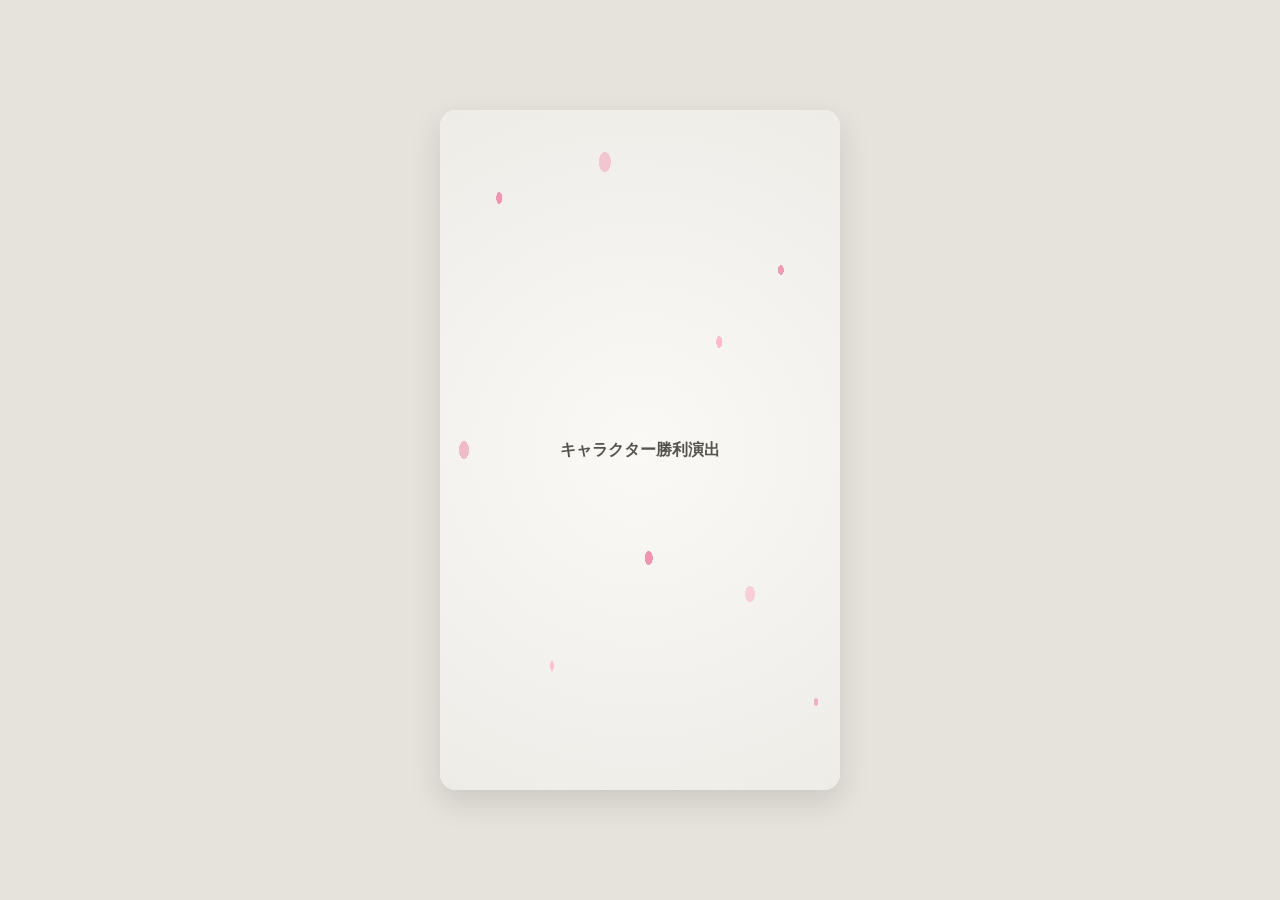
<file: docs/enshutu/victory.html>
<!DOCTYPE html>
<html lang="ja">
<head>
  <meta charset="UTF-8">
  <meta name="viewport" content="width=device-width, initial-scale=1.0">
  <title>ピンクの紙吹雪背景演出</title>
  <style>
    :root {
      --bg-color: #f7f6f2; /* オフホワイト */
    }

    * {
      box-sizing: border-box;
      margin: 0;
      padding: 0;
    }

    body {
      width: 100vw;
      height: 100vh;
      background-color: #e5e3dc;
      display: flex;
      justify-content: center;
      align-items: center;
    }

    /* --------------------------------------------------
 * 1. 演出を閉じ込める枠（ゲーム画面）
 * -------------------------------------------------- */
.game-window {
  position: relative;
  width: 400px;
  height: 680px;
  overflow: hidden; /* ★枠外にはみ出る背景をカット */
  border-radius: 16px;
  box-shadow: 0 12px 32px rgba(0, 0, 0, 0.12);
  background-color: var(--bg-color);
}

/* --------------------------------------------------
 * 2. ピンクの紙吹雪背景レイヤー（のりしろを追加）
 * -------------------------------------------------- */
.confetti-bg {
  position: absolute;

  /* ★上下左右に20pxずつ広げて配置（揺れても背景の端が見えないようにする） */
  top: -20px;
  bottom: -20px;
  left: -20px;
  right: -20px;

  pointer-events: none;

  background-image: 
    /* 層 A : メインの濃いめピンク紙片 */
    radial-gradient(ellipse 3px 6px at 18% 15%, rgba(240, 120, 160, 0.75) 98%, rgba(240, 120, 160, 0) 100%),
    radial-gradient(ellipse 4px 7px at 52% 65%, rgba(235, 110, 150, 0.7)  98%, rgba(235, 110, 150, 0) 100%),
    radial-gradient(ellipse 3px 5px at 82% 25%, rgba(245, 130, 170, 0.8)  98%, rgba(245, 130, 170, 0) 100%),

    /* 層 B : 淡い桜色の小さな紙片 */
    radial-gradient(ellipse 2px 5px at 30% 80%, rgba(255, 180, 200, 0.8)  98%, rgba(255, 180, 200, 0) 100%),
    radial-gradient(ellipse 3px 6px at 68% 35%, rgba(255, 170, 195, 0.75) 98%, rgba(255, 170, 195, 0) 100%),
    radial-gradient(ellipse 2px 4px at 90% 85%, rgba(245, 160, 185, 0.8)  98%, rgba(245, 160, 185, 0) 100%),

    /* 層 C : 手前の大きめでぼやけた紙片 */
    radial-gradient(ellipse 5px 9px at 10% 50%, rgba(230, 100, 145, 0.4) 98%, rgba(230, 100, 145, 0) 100%),
    radial-gradient(ellipse 6px 10px at 42% 10%, rgba(240, 120, 160, 0.35) 98%, rgba(240, 120, 160, 0) 100%),
    radial-gradient(ellipse 5px 8px at 75% 70%, rgba(255, 150, 180, 0.4) 98%, rgba(255, 150, 180, 0) 100%),

    /* ベース背景グラデーション */
    radial-gradient(circle at 50% 50%, #faf9f6 0%, #edebe6 100%);

  /* ★高さを枠(+40pxの余裕分)に合わせて 720px に指定 */
  background-size: 100% 720px;
  background-repeat: repeat-y;

  will-change: background-position, transform;
  animation: 
    confettiFall 12s linear infinite,
    confettiSway 4s ease-in-out infinite alternate;
}

/* --------------------------------------------------
 * 3. アニメーション定義（720pxの高さに合わせてスクロール）
 * -------------------------------------------------- */
@keyframes confettiFall {
  0% {
    background-position: 
      0 0, 0 0, 0 0,
      0 0, 0 0, 0 0,
      0 0, 0 0, 0 0,
      0 0;
  }
  100% {
    /* ★背景サイズ変更に合わせて 720px 下へ移動 */
    background-position: 
      0 720px, 0 720px, 0 720px,
      0 720px, 0 720px, 0 720px,
      0 720px, 0 720px, 0 720px,
      0 0;
  }
}

/* 揺れの指定（変形しても枠外の「のりしろ」があるため白地が見えなくなります） */
@keyframes confettiSway {
  0% {
    transform: translateX(-10px) rotate(-1.5deg);
  }
  100% {
    transform: translateX(10px) rotate(1.5deg);
  }
}

    /* ダミーUI */
    .game-content {
      position: relative;
      z-index: 1;
      height: 100%;
      display: flex;
      justify-content: center;
      align-items: center;
      color: #55534c;
      font-family: sans-serif;
      font-weight: bold;
    }
  </style>
</head>
<body>

  <div class="game-window">
    <div class="confetti-bg"></div>
    <div class="game-content">
      キャラクター勝利演出
    </div>
  </div>

</body>
</html>
</file>
